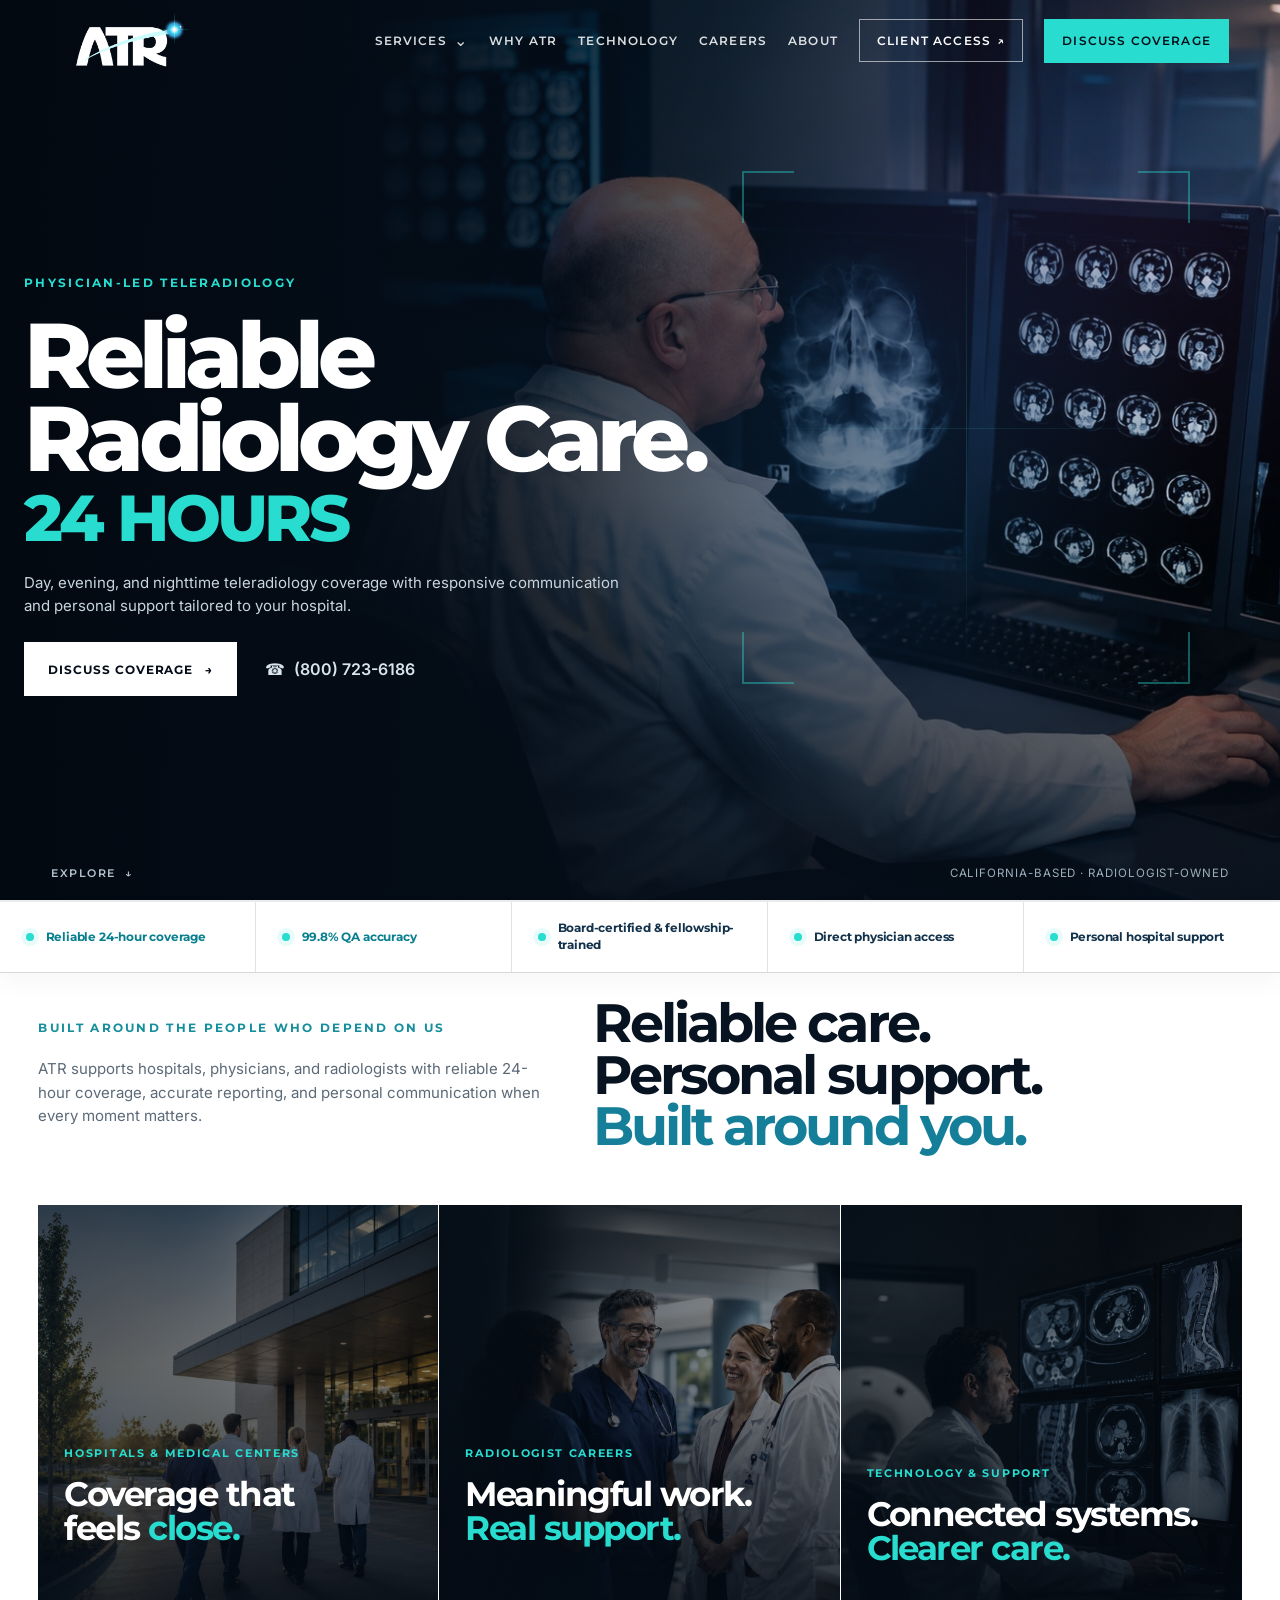
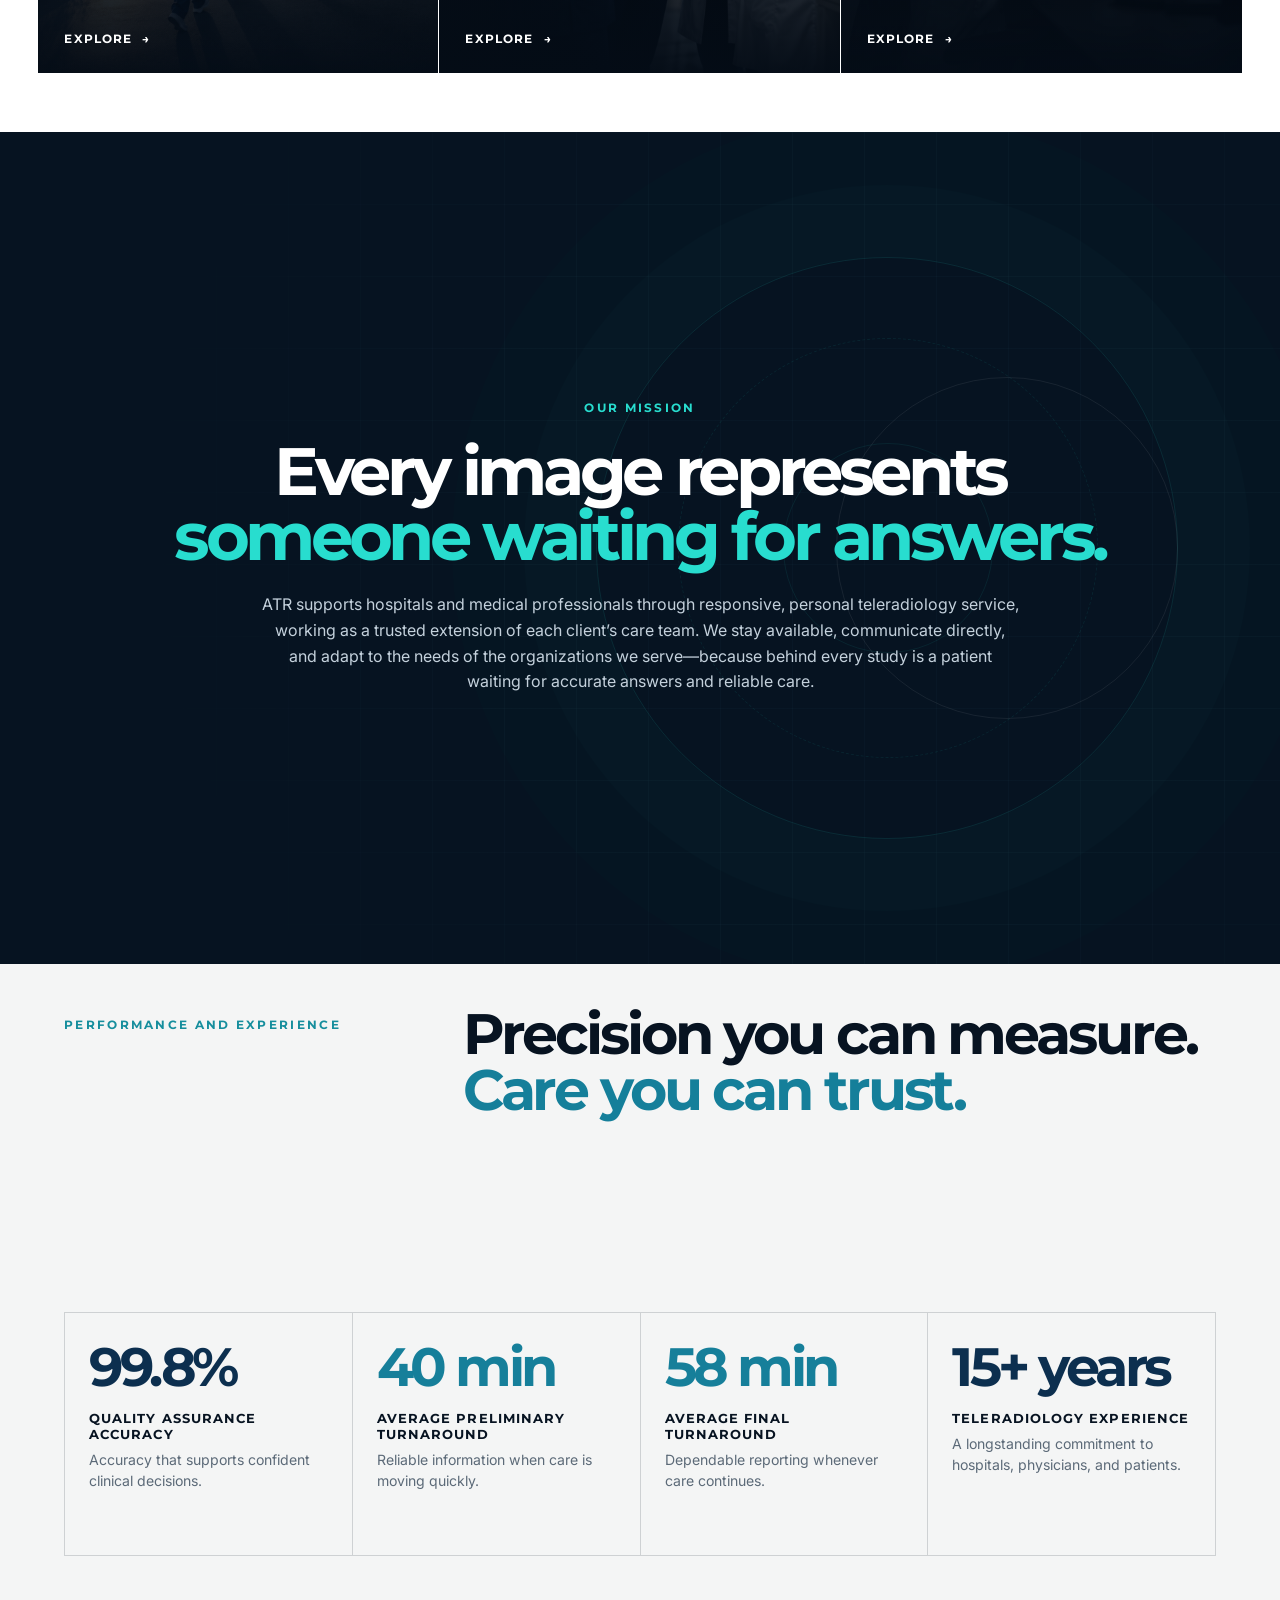
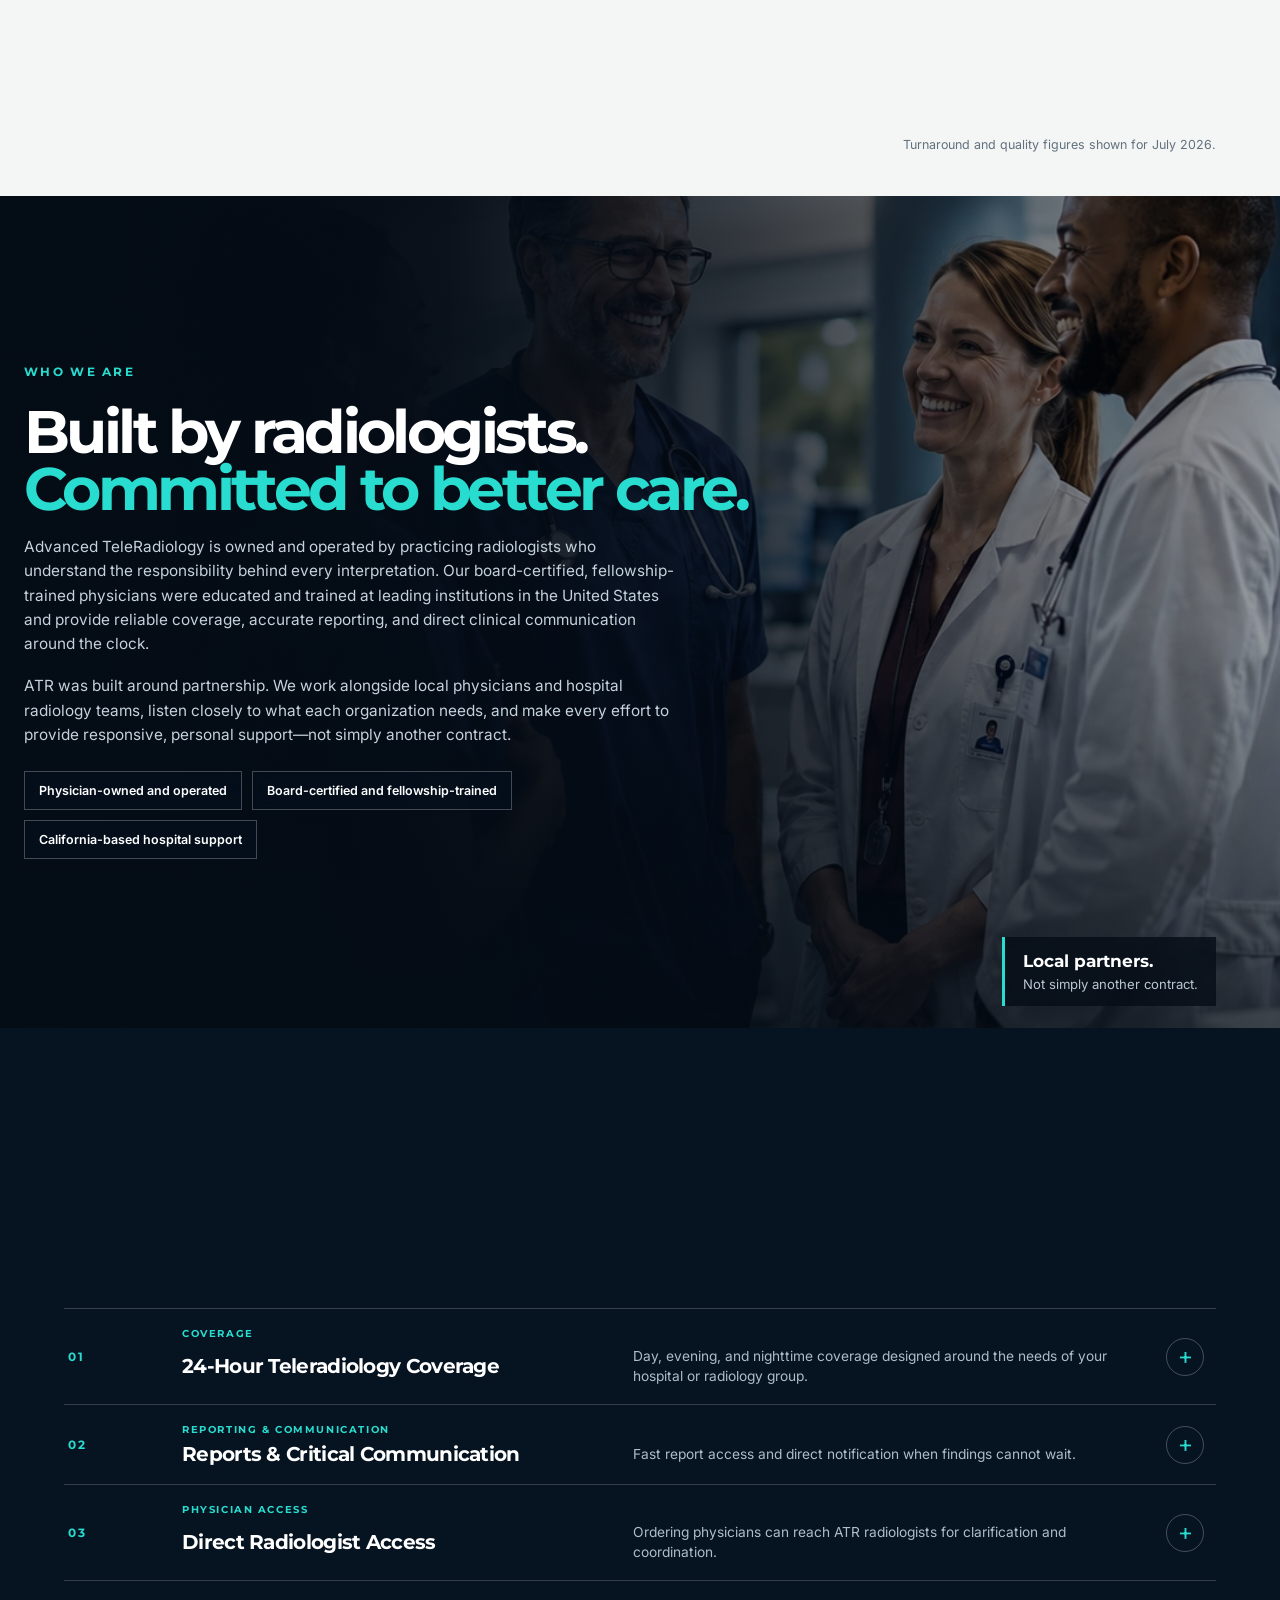
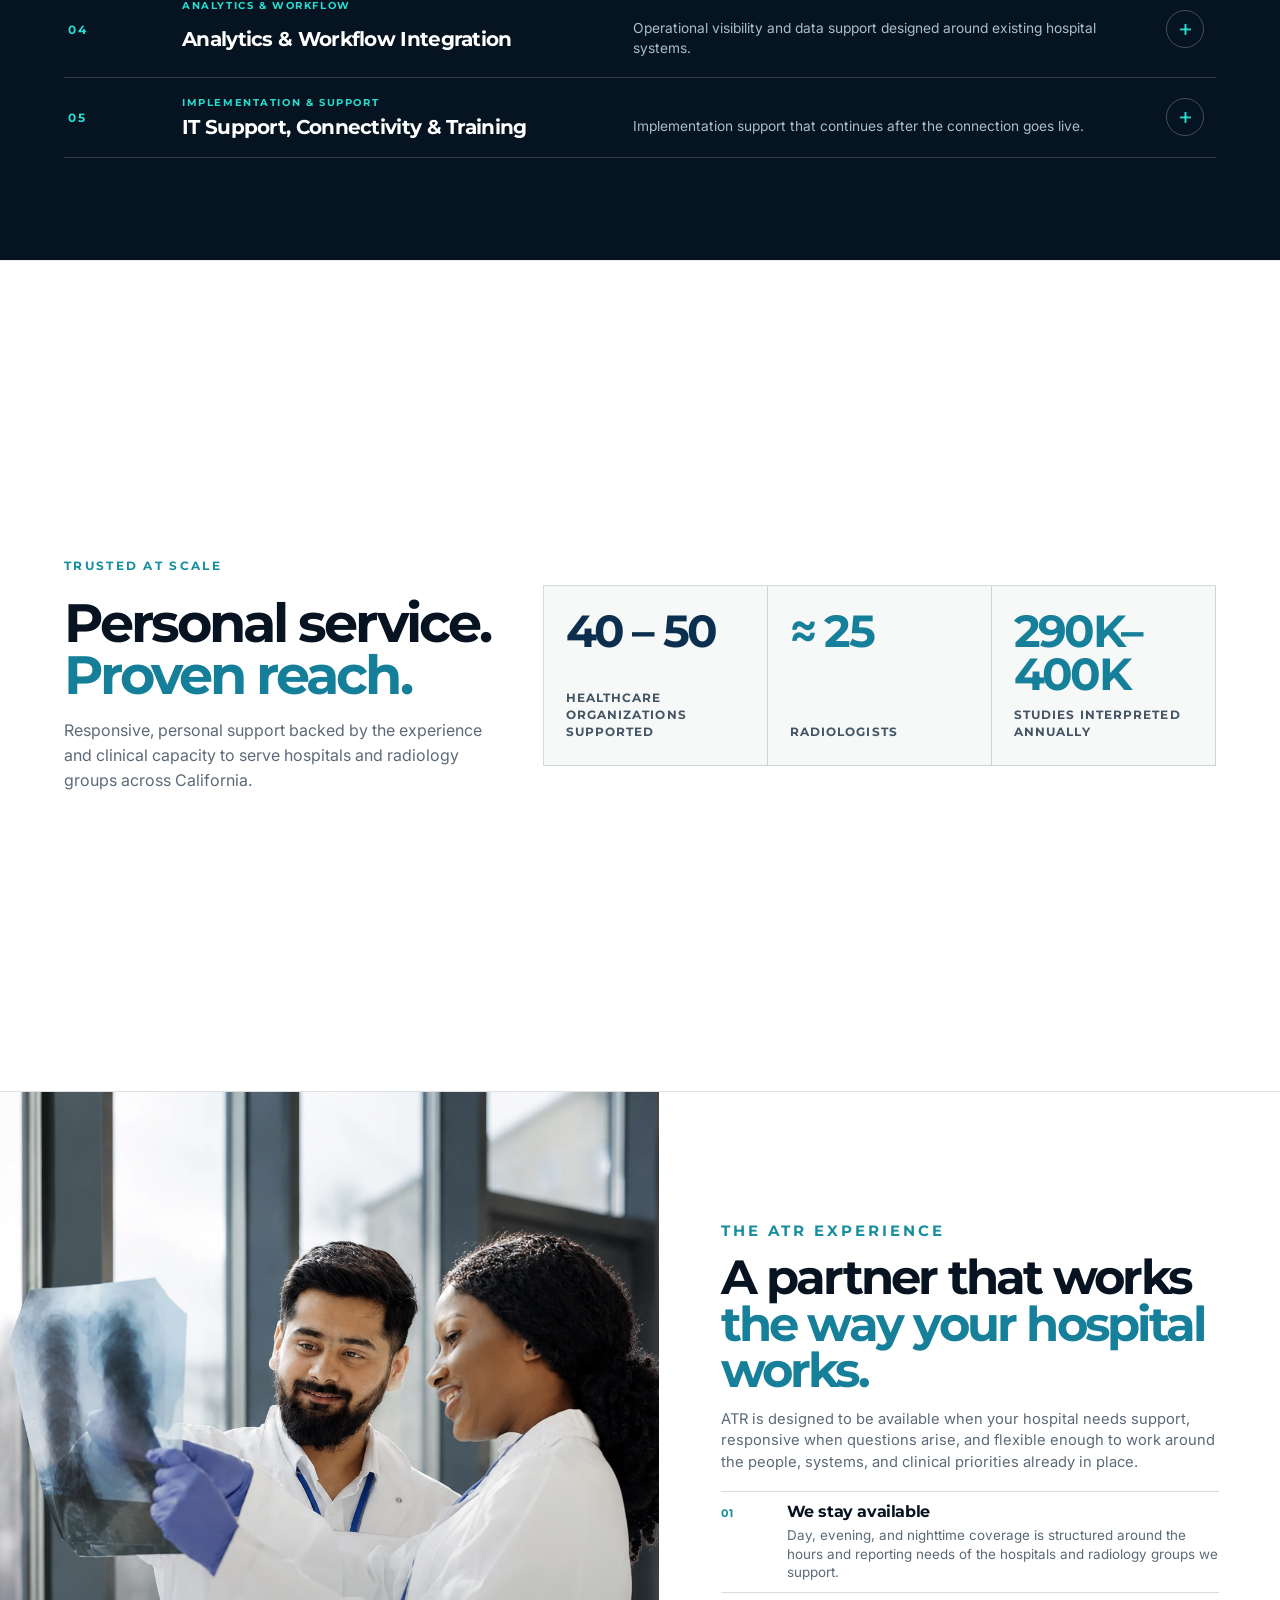
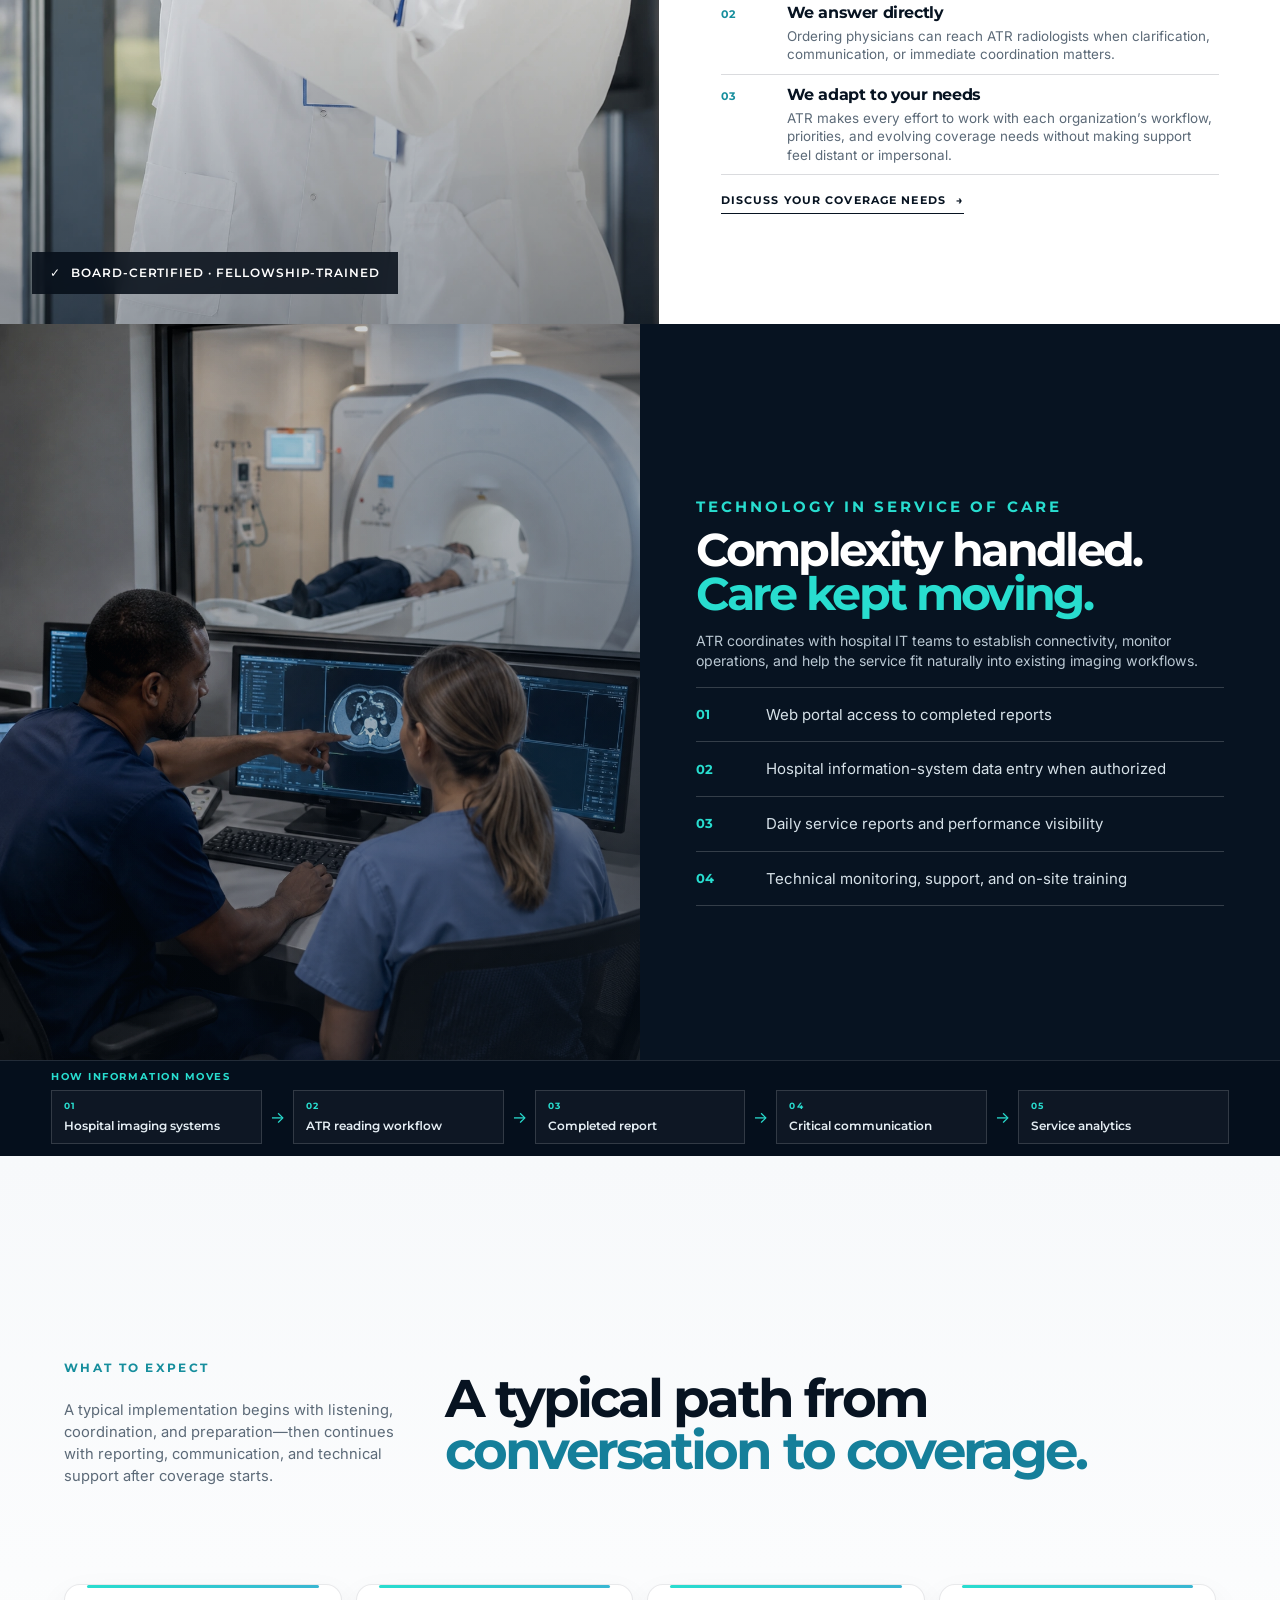
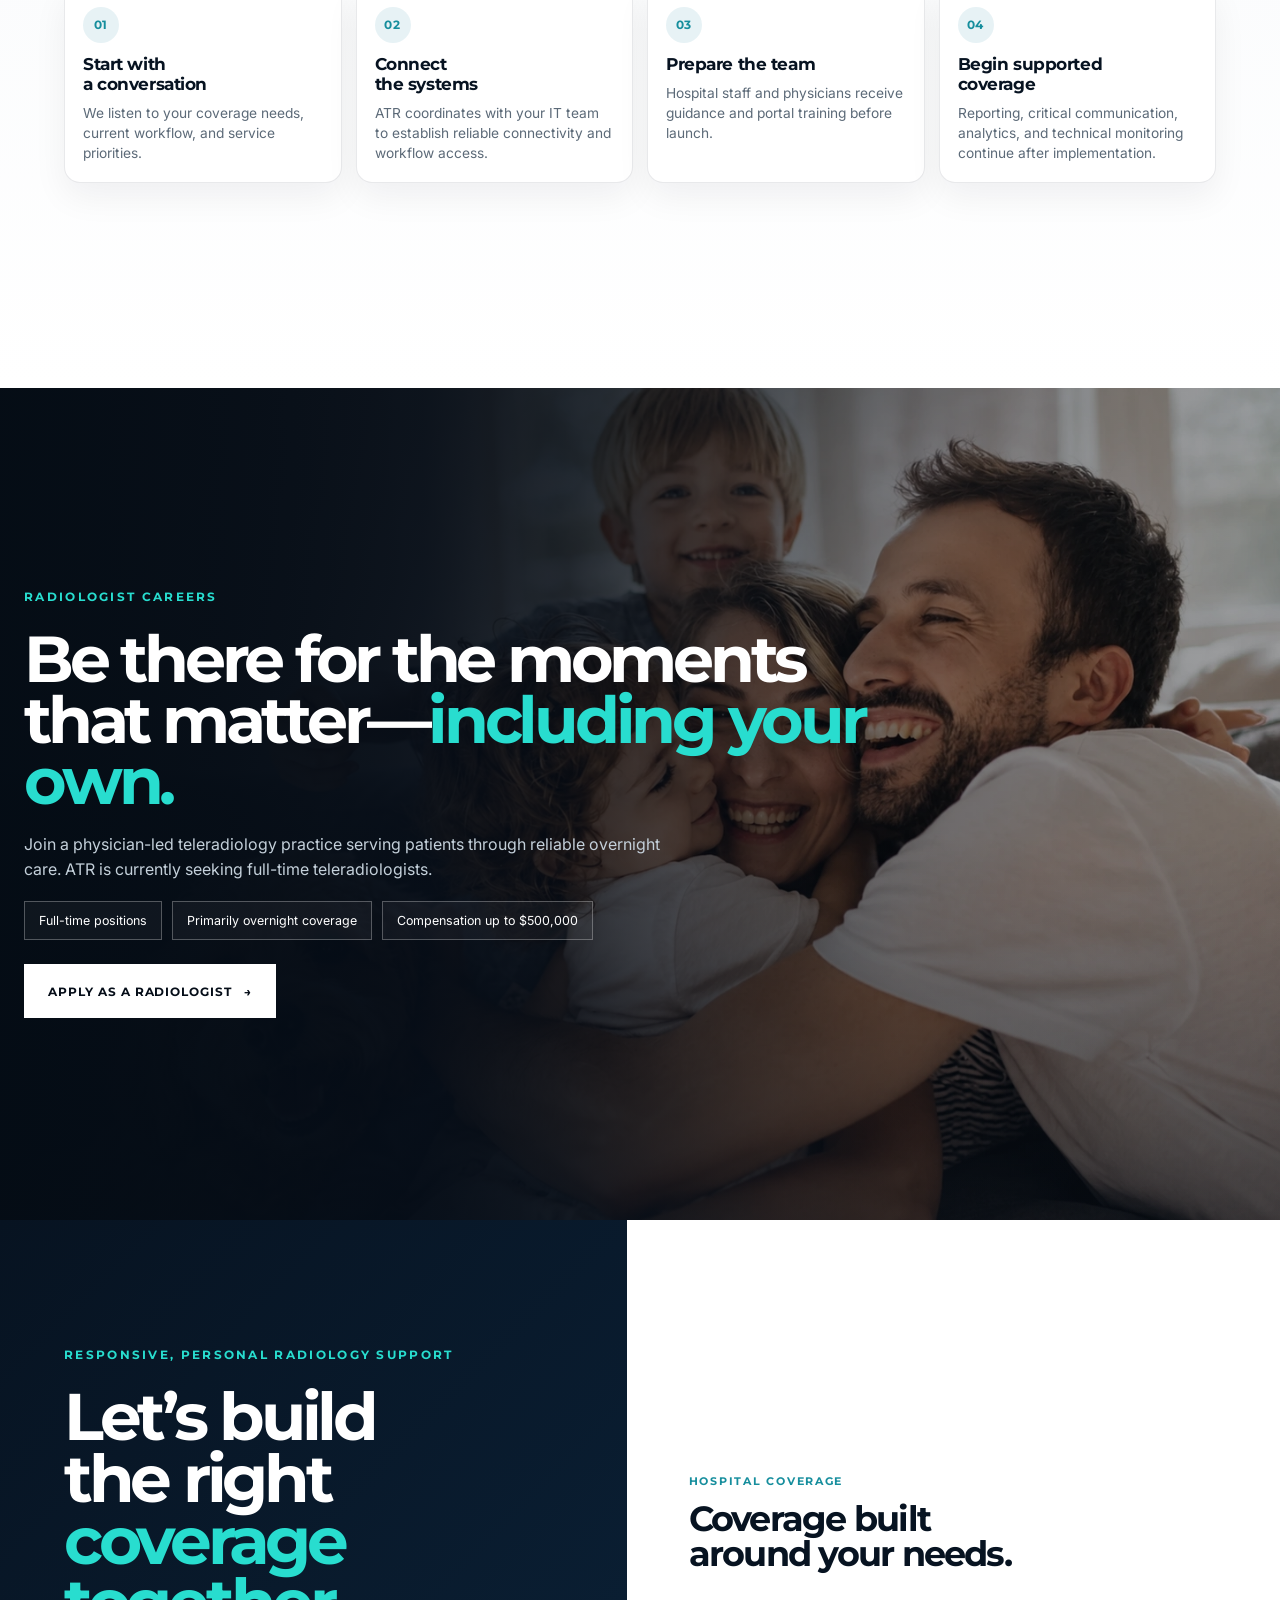
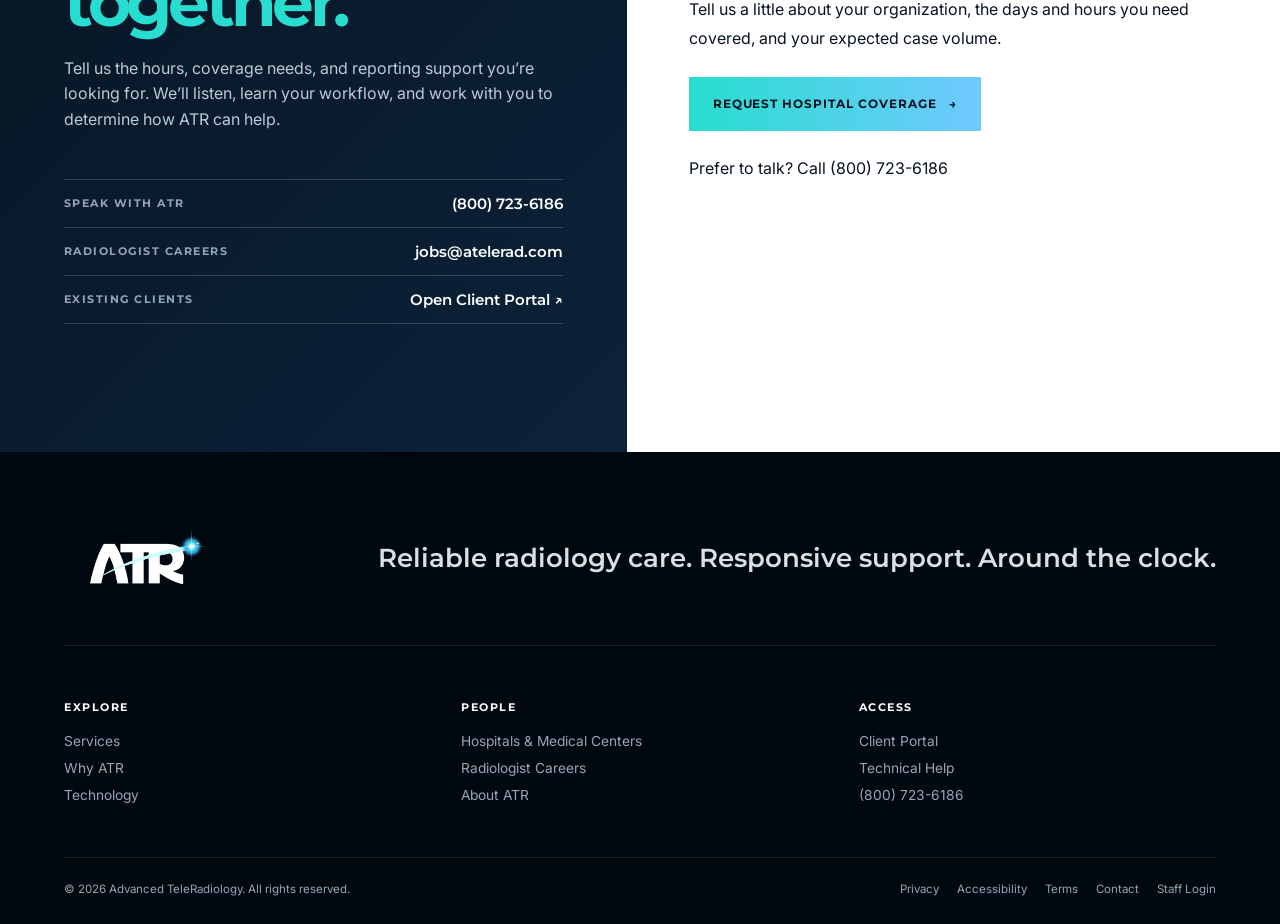
<file: index.html>
<!DOCTYPE html>

<html lang="en">
<head>
<meta charset="utf-8"/>
<meta content="width=device-width, initial-scale=1" name="viewport"/>
<meta content="Advanced TeleRadiology provides reliable 24-hour teleradiology coverage, accurate reporting, responsive communication, workflow support, and direct radiologist access for California hospitals and radiology groups." name="description"/>
<meta content="#050d18" name="theme-color"/>
<meta content="ATR | Advanced TeleRadiology" property="og:title"/>
<meta content="Reliable radiology care. Responsive support. Around the clock." property="og:description"/>
<meta content="website" property="og:type"/>
<title>ATR | Advanced TeleRadiology</title>
<link href="https://fonts.googleapis.com" rel="preconnect"/>
<link crossorigin="" href="https://fonts.gstatic.com" rel="preconnect"/>
<link href="https://fonts.googleapis.com/css2?family=Inter:wght@400;500;600;700&amp;family=Montserrat:wght@500;600;700;800&amp;display=swap" rel="stylesheet"/>
<link href="styles.css" rel="stylesheet"/>
<script defer="" src="script.js"></script>
<link href="https://www.atelerad.com/" rel="canonical"/><meta content="https://www.atelerad.com/" property="og:url"/><meta content="https://www.atelerad.com/assets/social-card.jpg" property="og:image"/><meta content="1200" property="og:image:width"/><meta content="630" property="og:image:height"/><meta content="summary_large_image" name="twitter:card"/><meta content="ATR | Advanced TeleRadiology" name="twitter:title"/><meta content="Reliable radiology care. Responsive support. Around the clock." name="twitter:description"/><meta content="https://www.atelerad.com/assets/social-card.jpg" name="twitter:image"/><link href="assets/favicon.png" rel="icon" type="image/png"/><script type="application/ld+json">{"@context":"https://schema.org","@type":"Organization","name":"Advanced TeleRadiology","alternateName":"ATR","url":"https://www.atelerad.com/","logo":"https://www.atelerad.com/assets/atr-logo-optimized.png","telephone":"+1-800-723-6186","description":"Physician-owned teleradiology coverage, reporting, critical findings communication, workflow integration, and hospital support."}</script><meta content="ATR radiologist reviewing medical imaging with the headline Reliable Radiology Care. 24 Hours" property="og:image:alt"/></head>
<body>
<a class="skip-link" href="#main">Skip to main content</a>
<header class="header" data-header="">
<a aria-label="ATR home" class="brand" href="#top"><img alt="ATR Advanced TeleRadiology" decoding="async" height="211" src="assets/atr-logo-optimized.png" width="480"/></a>
<nav aria-label="Primary navigation" class="nav" data-nav="">
<div class="nav-services" data-services-nav="">
<button aria-controls="services-nav-menu" aria-expanded="false" class="nav-services__toggle" data-services-toggle="" type="button">
<span>Services</span><span aria-hidden="true" class="nav-services__chevron">⌄</span>
</button>
<div aria-label="Services menu" class="services-menu" id="services-nav-menu">
<div class="services-menu__grid">
<div>
<p>Hospital Coverage</p>
<a href="#service-coverage">24-hour teleradiology coverage</a>
<a href="#service-coverage">All study types &amp; imaging modalities</a>
<a href="#service-coverage">Preliminary and final reporting</a>
</div>
<div>
<p>Reporting &amp; Communication</p>
<a href="#service-reporting">Web portal report access</a>
<a href="#service-reporting">Critical findings calls</a>
<a href="#service-access">Direct radiologist access</a>
</div>
<div>
<p>Analytics &amp; Workflow</p>
<a href="#service-workflow">Daily service reporting</a>
<a href="#service-workflow">Hospital-system data entry</a>
<a href="#service-workflow">Workflow integration</a>
</div>
<div>
<p>Technology &amp; Implementation</p>
<a href="#service-technology">Network connectivity</a>
<a href="#service-technology">IT monitoring and support</a>
<a href="#service-technology">Staff and physician training</a>
</div>
</div>
<a class="services-menu__all" href="#services">View all services <span aria-hidden="true">→</span></a>
</div>
</div>
<a href="#why-atr">Why ATR</a>
<a href="#technology">Technology</a>
<a href="#careers">Careers</a>
<a href="#about-atr">About</a>
<a class="nav__portal" href="https://r3.atelerad.com/" rel="noopener noreferrer" target="_blank">Client Access <span aria-hidden="true">↗</span></a><a aria-label="Discuss hospital coverage with ATR" class="nav__cta" href="request-coverage.html">Discuss Coverage</a>
</nav>
<button aria-expanded="false" aria-label="Toggle navigation" class="menu" data-menu="" type="button">
<span></span><span></span><span></span>
</button>
</header>
<main id="main">
<section class="hero" id="top">
<div aria-hidden="true" class="hero__image"></div>
<div aria-hidden="true" class="hero__veil"></div>
<div aria-hidden="true" class="hero__diagnostic-frame"><span class="hero__diagnostic-corner hero__diagnostic-corner--tl"></span><span class="hero__diagnostic-corner hero__diagnostic-corner--tr"></span><span class="hero__diagnostic-corner hero__diagnostic-corner--bl"></span><span class="hero__diagnostic-corner hero__diagnostic-corner--br"></span></div>
<div class="hero__content">
<p class="overline">Physician-led teleradiology</p>
<h1>Reliable<br/>Radiology Care.</h1>
<p class="hero__hours">24 HOURS</p>
<p class="hero__sub">Day, evening, and nighttime teleradiology coverage with responsive communication and personal support tailored to your hospital.</p>
<div class="hero__actions">
<a class="button button--light" href="request-coverage.html">Discuss Coverage <span aria-hidden="true">→</span></a>
<a class="hero__phone" href="tel:+18007236186"><span aria-hidden="true">☎</span> (800) 723-6186</a>
</div>
</div>
<a class="hero__scroll" href="#pathways">Explore <span aria-hidden="true">↓</span></a>
<div class="hero__tag">California-based · Radiologist-owned</div>
</section>

<section class="pathways" id="pathways"><section aria-label="ATR trust signals" class="trust-strip" id="trust">
<div class="trust-strip__inner">
<div class="trust-signal"><span aria-hidden="true" class="trust-signal__dot"></span><strong>Reliable 24-hour coverage</strong></div>
<div class="trust-signal"><span aria-hidden="true" class="trust-signal__dot"></span><strong>99.8% QA accuracy</strong></div>
<div class="trust-signal"><span aria-hidden="true" class="trust-signal__dot"></span><strong>Board-certified &amp; fellowship-trained</strong></div>
<div class="trust-signal"><span aria-hidden="true" class="trust-signal__dot"></span><strong>Direct physician access</strong></div>
<div class="trust-signal"><span aria-hidden="true" class="trust-signal__dot"></span><strong>Personal hospital support</strong></div>
</div>
</section><div class="pathways__body">
<div class="pathways__intro" data-reveal="">
<div class="pathways__intro-copy">
<p class="overline overline--dark">Built around the people who depend on us</p>
<p>ATR supports hospitals, physicians, and radiologists with reliable 24-hour coverage, accurate reporting, and personal communication when every moment matters.</p>
</div>
<h2>Reliable care. Personal support.<br/><span>Built around you.</span></h2>
</div>
<div class="pathways__grid">
<a class="pathway" data-reveal="" href="#services">
<img alt="Doctors and clinicians walking toward a modern hospital entrance at sunrise" decoding="async" height="1448" loading="lazy" src="assets/path-hospitals.webp" width="1086"/>
<div class="pathway__overlay"></div>
<div class="pathway__content">
<p>Hospitals &amp; Medical Centers</p>
<h3>Coverage that feels <em>close.</em></h3>
<span class="pathway__body">Flexible 24-hour interpretations, direct physician communication, and support designed around your workflow.</span>
<span class="pathway__link">Explore <span aria-hidden="true">→</span></span>
</div>
</a>
<a class="pathway" data-reveal="" href="#careers">
<img alt="A compassionate team of physicians smiling together in a hospital" decoding="async" height="1448" loading="lazy" src="assets/path-radiologists.webp" width="1086"/>
<div class="pathway__overlay"></div>
<div class="pathway__content">
<p>Radiologist Careers</p>
<h3>Meaningful work. <em>Real support.</em></h3>
<span class="pathway__body">Practice in a physician-led environment focused on accuracy, dependable technology, and meaningful overnight care.</span>
<span class="pathway__link">Explore <span aria-hidden="true">→</span></span>
</div>
</a>
<a class="pathway" data-reveal="" href="#technology">
<img alt="A radiologist carefully reviewing CT, MRI, and X-ray images on multiple monitors" decoding="async" height="1448" loading="lazy" src="assets/path-technology.webp" width="1086"/>
<div class="pathway__overlay"></div>
<div class="pathway__content">
<p>Technology &amp; Support</p>
<h3>Connected systems. <em>Clearer care.</em></h3>
<span class="pathway__body">Portal access, hospital workflow integration, daily analytics, IT monitoring, and on-site training.</span>
<span class="pathway__link">Explore <span aria-hidden="true">→</span></span>
</div>
</a>
</div>
</div></section>
<section class="mission" id="mission"><div aria-hidden="true" class="mission__scan-field"><span class="mission__scan-ring mission__scan-ring--one"></span><span class="mission__scan-ring mission__scan-ring--two"></span></div>
<div class="mission__inner" data-reveal="">
<p class="overline">Our mission</p>
<h2>Every image represents<br/><span>someone waiting for answers.</span></h2>
<p>ATR supports hospitals and medical professionals through responsive, personal teleradiology service, working as a trusted extension of each client’s care team. We stay available, communicate directly, and adapt to the needs of the organizations we serve—because behind every study is a patient waiting for accurate answers and reliable care.</p>
</div>
</section>
<section class="metrics">
<div class="metrics__heading" data-reveal="">
<p class="overline overline--dark">Performance and experience</p>
<h2>Precision you can measure.<br/><span>Care you can trust.</span></h2>
</div>
<div class="metrics__grid">
<article class="metric" data-reveal=""><strong>99.8%</strong><h3>Quality assurance accuracy</h3><p>Accuracy that supports confident clinical decisions.</p></article>
<article class="metric" data-reveal=""><strong>40 min</strong><h3>Average preliminary turnaround</h3><p>Reliable information when care is moving quickly.</p></article>
<article class="metric" data-reveal=""><strong>58 min</strong><h3>Average final turnaround</h3><p>Dependable reporting whenever care continues.</p></article>
<article class="metric" data-reveal=""><strong>15+ years</strong><h3>Teleradiology experience</h3><p>A longstanding commitment to hospitals, physicians, and patients.</p></article>
</div><p class="metrics__note">Turnaround and quality figures shown for July 2026.</p>
</section>
<section class="about-company" id="about-atr">
<img alt="Physicians and healthcare professionals speaking together in a hospital" class="about-company__image" decoding="async" height="1448" loading="lazy" src="assets/about-team.webp" width="1086"/>
<div aria-hidden="true" class="about-company__veil"></div>
<div class="about-company__content" data-reveal="">
<p class="overline">Who we are</p>
<h2>Built by radiologists.<br/><span>Committed to better care.</span></h2>
<p>Advanced TeleRadiology is owned and operated by practicing radiologists who understand the responsibility behind every interpretation. Our board-certified, fellowship-trained physicians were educated and trained at leading institutions in the United States and provide reliable coverage, accurate reporting, and direct clinical communication around the clock.</p>
<p>ATR was built around partnership. We work alongside local physicians and hospital radiology teams, listen closely to what each organization needs, and make every effort to provide responsive, personal support—not simply another contract.</p>
<div aria-label="ATR company qualities" class="about-company__facts">
<span>Physician-owned and operated</span>
<span>Board-certified and fellowship-trained</span>
<span>California-based hospital support</span>
</div>
</div>
<div class="about-company__statement" data-reveal="">
<strong>Local partners.</strong>
<span>Not simply another contract.</span>
</div>
</section>
<section class="services" id="services">
<div class="services__header" data-reveal="">
<div><p class="overline">Services for hospitals</p><h2>Care never stops.<br/><span>Neither do we.</span></h2></div>
<p>ATR provides 24-hour teleradiology coverage for hospitals and radiology groups, with preliminary and final interpretation across all study types and imaging modalities—supported by responsive communication, technology, analytics, and implementation support.</p>
</div>
<div class="capabilities capabilities--accordion">
<article class="capability capability--expandable" data-reveal="" data-service-accordion="" id="service-coverage">
<button aria-controls="service-coverage-panel" aria-expanded="false" class="capability__toggle" type="button">
<span class="capability__number">01</span>
<span class="capability__title"><span class="capability__category">Coverage</span><strong>24-Hour Teleradiology Coverage</strong><small>Day, evening, and nighttime coverage designed around the needs of your hospital or radiology group.</small></span>
<span aria-hidden="true" class="capability__arrow">+</span>
</button>
<div class="capability__panel" hidden="" id="service-coverage-panel">
<div class="capability__details">
<p>ATR supports California hospitals, medical centers, and radiology groups with flexible teleradiology coverage across all study types and imaging modalities.</p>
<ul><li>Preliminary and final interpretation</li><li>All study types and imaging modalities</li><li>Coverage structured around hospital needs and workflows</li></ul>
</div>
</div>
</article>
<article class="capability capability--expandable" data-reveal="" data-service-accordion="" id="service-reporting">
<button aria-controls="service-reporting-panel" aria-expanded="false" class="capability__toggle" type="button">
<span class="capability__number">02</span>
<span class="capability__title"><span class="capability__category">Reporting &amp; communication</span><strong>Reports &amp; Critical Communication</strong><small>Fast report access and direct notification when findings cannot wait.</small></span>
<span aria-hidden="true" class="capability__arrow">+</span>
</button>
<div class="capability__panel" hidden="" id="service-reporting-panel">
<div class="capability__details">
<p>Completed reports are made available through ATR’s web portal when studies are completed.</p>
<ul><li>Immediate web portal access to completed reports</li><li>Critical findings communicated directly by phone</li><li>Clear reporting designed to keep patient care moving</li></ul>
</div>
</div>
</article>
<article class="capability capability--expandable" data-reveal="" data-service-accordion="" id="service-access">
<button aria-controls="service-access-panel" aria-expanded="false" class="capability__toggle" type="button">
<span class="capability__number">03</span>
<span class="capability__title"><span class="capability__category">Physician access</span><strong>Direct Radiologist Access</strong><small>Ordering physicians can reach ATR radiologists for clarification and coordination.</small></span>
<span aria-hidden="true" class="capability__arrow">+</span>
</button>
<div class="capability__panel" hidden="" id="service-access-panel">
<div class="capability__details">
<p>ATR keeps clinical communication personal and accessible rather than placing distance between the interpreting radiologist and the hospital team.</p>
<ul><li>Direct access for ordering physicians</li><li>Clinical clarification when questions arise</li><li>Responsive communication with hospital care teams</li></ul>
</div>
</div>
</article>
<article class="capability capability--expandable" data-reveal="" data-service-accordion="" id="service-workflow">
<button aria-controls="service-workflow-panel" aria-expanded="false" class="capability__toggle" type="button">
<span class="capability__number">04</span>
<span class="capability__title"><span class="capability__category">Analytics &amp; workflow</span><strong>Analytics &amp; Workflow Integration</strong><small>Operational visibility and data support designed around existing hospital systems.</small></span>
<span aria-hidden="true" class="capability__arrow">+</span>
</button>
<div class="capability__panel" hidden="" id="service-workflow-panel">
<div class="capability__details">
<p>ATR helps clients monitor service performance and reduce unnecessary workflow friction.</p>
<ul><li>Online daily service reporting for radiology departments</li><li>Hospital information-system data entry when access is authorized</li><li>Integration support for existing reporting and imaging workflows</li></ul>
</div>
</div>
</article>
<article class="capability capability--expandable" data-reveal="" data-service-accordion="" id="service-technology">
<button aria-controls="service-technology-panel" aria-expanded="false" class="capability__toggle" type="button">
<span class="capability__number">05</span>
<span class="capability__title"><span class="capability__category">Implementation &amp; support</span><strong>IT Support, Connectivity &amp; Training</strong><small>Implementation support that continues after the connection goes live.</small></span>
<span aria-hidden="true" class="capability__arrow">+</span>
</button>
<div class="capability__panel" hidden="" id="service-technology-panel">
<div class="capability__details">
<p>ATR’s technical team works with hospital IT personnel to establish and maintain reliable connectivity.</p>
<ul><li>Connectivity setup coordinated with hospital IT teams</li><li>Daily operational monitoring and technical support</li><li>Alerts to hospital IT personnel when issues occur</li><li>On-site web portal training for hospital staff and physicians</li></ul>
</div>
</div>
</article>
</div>
</section>
<section aria-label="ATR service scale" class="scale-proof">
<div class="scale-proof__inner">
<div class="scale-proof__intro" data-reveal="">
<p class="overline overline--dark">Trusted at scale</p>
<h2>Personal service.<br/><span>Proven reach.</span></h2>
<p>Responsive, personal support backed by the experience and clinical capacity to serve hospitals and radiology groups across California.</p>
</div>
<div class="scale-proof__stats">
<article data-reveal=""><strong>40&nbsp;–&nbsp;50</strong><span>Healthcare organizations supported</span></article>
<article data-reveal=""><strong>≈&nbsp;25</strong><span>Radiologists</span></article>
<article data-reveal=""><strong>290K–400K</strong><span>Studies interpreted annually</span></article>
</div>
</div>
</section>
<section class="partnership" id="why-atr">
<div class="partnership__visual" data-reveal="">
<img alt="Two physicians collaborating while reviewing a chest X-ray" decoding="async" height="1402" loading="lazy" src="assets/partnership-radiologists.webp" width="1122"/>
<div class="partnership__caption"><span aria-hidden="true">✓</span> Board-certified · Fellowship-trained</div>
</div>
<div class="partnership__copy" data-reveal=""><p class="overline overline--dark">The ATR experience</p><h2>A partner that works <br/><span>the way your hospital works.</span></h2><p>ATR is designed to be available when your hospital needs support, responsive when questions arise, and flexible enough to work around the people, systems, and clinical priorities already in place.</p><div class="partnership__experience"><article><span>01</span><div><h3>We stay available</h3><p>Day, evening, and nighttime coverage is structured around the hours and reporting needs of the hospitals and radiology groups we support.</p></div></article><article><span>02</span><div><h3>We answer directly</h3><p>Ordering physicians can reach ATR radiologists when clarification, communication, or immediate coordination matters.</p></div></article><article><span>03</span><div><h3>We adapt to your needs</h3><p>ATR makes every effort to work with each organization’s workflow, priorities, and evolving coverage needs without making support feel distant or impersonal.</p></div></article></div><a class="text-button" href="request-coverage.html">Discuss your coverage needs <span aria-hidden="true">→</span></a></div>
</section>
<section class="technology" id="technology">
<div class="technology__media"><img alt="Hospital imaging specialists collaborating at connected workstations while an MRI scanner operates nearby" decoding="async" height="1402" loading="lazy" src="assets/technology-control-room.webp" width="1122"/></div>
<div class="technology__copy" data-reveal="">
<p class="overline">Technology in service of care</p>
<h2>Complexity handled.<br/><span>Care kept moving.</span></h2>
<p>ATR coordinates with hospital IT teams to establish connectivity, monitor operations, and help the service fit naturally into existing imaging workflows.</p>
<div class="technology__points">
<div><strong>01</strong><span>Web portal access to completed reports</span></div>
<div><strong>02</strong><span>Hospital information-system data entry when authorized</span></div>
<div><strong>03</strong><span>Daily service reports and performance visibility</span></div>
<div><strong>04</strong><span>Technical monitoring, support, and on-site training</span></div>
</div>
</div>
<div class="technology__flow" data-reveal=""><p class="technology__flow-label">How information moves</p><div aria-label="Hospital-to-ATR radiology workflow" class="technology__flow-track" role="group"><div class="technology__flow-node"><span>01</span><strong>Hospital imaging systems</strong></div><div aria-hidden="true" class="technology__flow-connector">→</div><div class="technology__flow-node"><span>02</span><strong>ATR reading workflow</strong></div><div aria-hidden="true" class="technology__flow-connector">→</div><div class="technology__flow-node"><span>03</span><strong>Completed report</strong></div><div aria-hidden="true" class="technology__flow-connector">→</div><div class="technology__flow-node"><span>04</span><strong>Critical communication</strong></div><div aria-hidden="true" class="technology__flow-connector">→</div><div class="technology__flow-node"><span>05</span><strong>Service analytics</strong></div></div></div></section>
<section class="process">
<div class="process__header" data-reveal="">
<div class="process__intro">
<p class="overline overline--dark">What to expect</p>
<p class="process__lede">A typical implementation begins with listening, coordination, and preparation—then continues with reporting, communication, and technical support after coverage starts.</p>
</div>
<h2>A typical path from <span>conversation to coverage.</span></h2>
</div>
<div class="process__grid">
<article data-reveal=""><span>01</span><h3>Start with a conversation</h3><p>We listen to your coverage needs, current workflow, and service priorities.</p></article>
<article data-reveal=""><span>02</span><h3>Connect the systems</h3><p>ATR coordinates with your IT team to establish reliable connectivity and workflow access.</p></article>
<article data-reveal=""><span>03</span><h3>Prepare the team</h3><p>Hospital staff and physicians receive guidance and portal training before launch.</p></article>
<article data-reveal=""><span>04</span><h3>Begin supported coverage</h3><p>Reporting, critical communication, analytics, and technical monitoring continue after implementation.</p></article>
</div>
</section>
<section class="careers" id="careers">
<img alt="Happy family laughing together with their dog at home" decoding="async" height="941" loading="lazy" src="assets/careers-family-reference.webp" width="1672"/>
<div class="careers__veil"></div>
<div class="careers__content" data-reveal="">
<p class="overline">Radiologist careers</p>
<h2>Be there for the moments<br/>that matter—<span>including your own.</span></h2>
<p>Join a physician-led teleradiology practice serving patients through reliable overnight care. ATR is currently seeking full-time teleradiologists.</p>
<div class="careers__facts"><span>Full-time positions</span><span>Primarily overnight coverage</span><span>Compensation up to $500,000</span></div>
<a class="button button--light" href="radiologist-application.html">Apply as a Radiologist <span aria-hidden="true">→</span></a>
</div>
</section>
<section class="contact" id="contact">
<div class="contact__statement" data-reveal="">
<p class="overline">Responsive, personal radiology support</p>
<h2>Let’s build the right<br/><span>coverage together.</span></h2>
<p>Tell us the hours, coverage needs, and reporting support you’re looking for. We’ll listen, learn your workflow, and work with you to determine how ATR can help.</p>
<div class="contact__direct">
<a href="tel:+18007236186"><span>Speak with ATR</span><strong>(800) 723-6186</strong></a>
<a href="mailto:jobs@atelerad.com"><span>Radiologist careers</span><strong>jobs@atelerad.com</strong></a>
<a href="https://r3.atelerad.com/" rel="noopener noreferrer" target="_blank"><span>Existing clients</span><strong>Open Client Portal ↗</strong></a>
</div>
</div>
<div class="contact__panel" data-reveal="">
<div class="inquiry-form"><div class="inquiry-form__heading"><span>Hospital coverage</span><h3>Coverage built around your needs.</h3></div><p style="line-height:1.8;margin:24px 0">Tell us a little about your organization, the days and hours you need covered, and your expected case volume.</p><a class="button button--accent" href="request-coverage.html">Request Hospital Coverage <span aria-hidden="true">→</span></a><p style="line-height:1.7;margin-top:24px">Prefer to talk? <a href="tel:+18007236186">Call (800) 723-6186</a></p></div>
</div>
</section>
</main>
<footer class="footer">
<div class="footer__brand"><img alt="ATR Advanced TeleRadiology" decoding="async" height="211" src="assets/atr-logo-optimized.png" width="480"/><p>Reliable radiology care. Responsive support. Around the clock.</p></div>
<div class="footer__links">
<div><strong>Explore</strong><a href="#services">Services</a><a href="#why-atr">Why ATR</a><a href="#technology">Technology</a></div>
<div><strong>People</strong><a href="#pathways">Hospitals &amp; Medical Centers</a><a href="#careers">Radiologist Careers</a><a href="#about-atr">About ATR</a></div>
<div><strong>Access</strong><a href="https://r3.atelerad.com/" rel="noopener noreferrer" target="_blank">Client Portal</a><a href="tel:+18882250386">Technical Help</a><a href="tel:+18007236186">(800) 723-6186</a></div>
</div>
<div class="footer__bottom"><span>© 2026 Advanced TeleRadiology. All rights reserved.</span><div class="footer__legal"><button data-dialog-open="privacy-dialog" type="button">Privacy</button><button data-dialog-open="accessibility-dialog" type="button">Accessibility</button><button data-dialog-open="terms-dialog" type="button">Terms</button><a href="request-coverage.html">Contact</a><a href="admin.html">Staff Login</a></div></div>
</footer>
<dialog class="site-dialog" id="privacy-dialog"><div class="site-dialog__panel"><button aria-label="Close Website Privacy" class="site-dialog__close" data-dialog-close="" type="button">×</button><p class="overline overline--dark">ATR website</p><h2>Website Privacy</h2><p>This website is designed for general company and service inquiries. Do not submit patient names, medical records, medical images, or other protected health information through the public inquiry form. The final privacy notice should be reviewed and approved by ATR before launch.</p></div></dialog><dialog class="site-dialog" id="accessibility-dialog"><div class="site-dialog__panel"><button aria-label="Close Accessibility" class="site-dialog__close" data-dialog-close="" type="button">×</button><p class="overline overline--dark">ATR website</p><h2>Accessibility</h2><p>ATR intends for this website to be usable by people with a wide range of abilities. The site includes keyboard navigation, visible focus states, semantic headings, descriptive image text, and reduced-motion support. Accessibility feedback can be shared through the contact section.</p></div></dialog><dialog class="site-dialog" id="terms-dialog"><div class="site-dialog__panel"><button aria-label="Close Website Terms" class="site-dialog__close" data-dialog-close="" type="button">×</button><p class="overline overline--dark">ATR website</p><h2>Website Terms</h2><p>The information on this public website is for general informational purposes and is not medical advice. Portal access is limited to authorized users. Final website terms should be reviewed and approved by ATR before publication.</p></div></dialog></body>
</html>
</file>
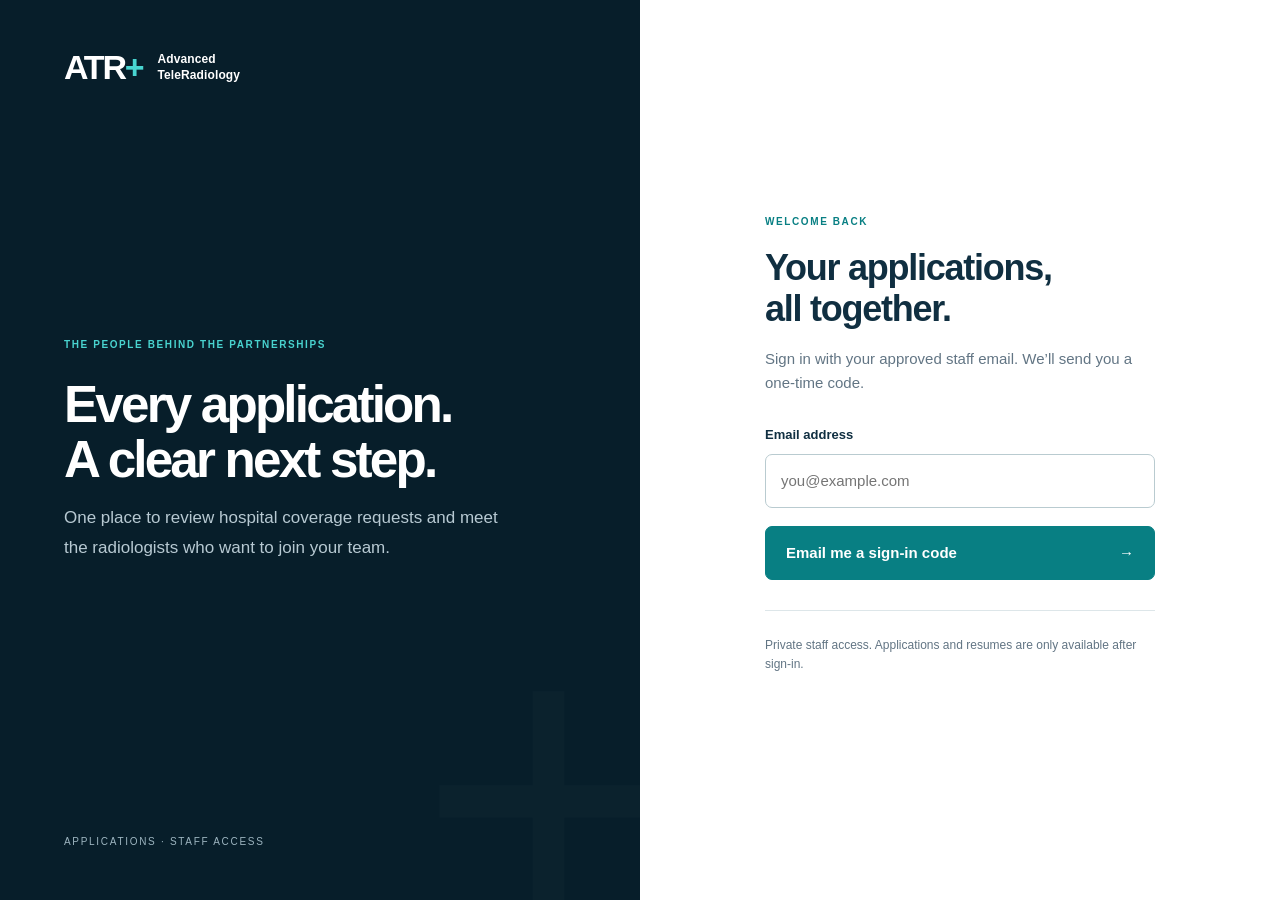
<file: admin.html>
<!doctype html>
<html lang="en"><head><meta charset="utf-8"><meta name="viewport" content="width=device-width,initial-scale=1"><meta name="robots" content="noindex,nofollow"><meta name="referrer" content="no-referrer"><meta http-equiv="Content-Security-Policy" content="default-src 'self'; script-src 'self'; style-src 'self'; img-src 'self' data:; connect-src https://bxaachlardxdofkmfruu.supabase.co; object-src 'none'; base-uri 'none'; form-action 'none'"><title>Applications | Advanced TeleRadiology</title><link rel="icon" href="assets/favicon.png"><link rel="stylesheet" href="admin.css"><script src="admin.js?v=20260928-1" defer></script></head>
<body>
<section id="signin" class="signin">
  <div class="welcome"><a class="wordmark" href="index.html"><span class="monogram">ATR<span>+</span></span><span>Advanced<br>TeleRadiology</span></a><div><p class="eyebrow">THE PEOPLE BEHIND THE PARTNERSHIPS</p><h1>Every application.<br>A clear next step.</h1><p>One place to review hospital coverage requests and meet the radiologists who want to join your team.</p></div><span class="welcome-foot">APPLICATIONS · STAFF ACCESS</span></div>
  <main class="login-panel"><div class="login-card"><p class="eyebrow">WELCOME BACK</p><h2>Your applications,<br>all together.</h2><p class="muted">Sign in with your approved staff email. We’ll send you a one-time code.</p>
    <form id="email-form"><label for="staff-email">Email address</label><input id="staff-email" type="email" autocomplete="email" placeholder="you@example.com" required maxlength="254"><button class="primary" type="submit">Email me a sign-in code <span aria-hidden="true">→</span></button></form>
    <form id="code-form" hidden><label for="staff-code">Sign-in code</label><p id="code-hint" class="muted"></p><input id="staff-code" type="text" inputmode="numeric" autocomplete="one-time-code" pattern="[0-9]{6,10}" minlength="6" maxlength="10" required><button class="primary" type="submit">Open dashboard <span aria-hidden="true">→</span></button><button id="change-email" type="button" class="text-button">Use another email or request a new code</button></form>
    <p id="login-message" role="status" aria-live="polite"></p><p class="private-note">Private staff access. Applications and resumes are only available after sign-in.</p>
  </div></main>
</section>
<div id="dashboard" class="dashboard" hidden>
  <aside class="sidebar"><a class="wordmark" href="index.html"><span class="monogram">ATR<span>+</span></span><span>Advanced<br>TeleRadiology</span></a><p class="eyebrow nav-label">YOUR WORKSPACE</p><nav aria-label="Application categories"><button class="nav-item selected" data-kind="hospital" aria-current="page"><span class="nav-symbol" aria-hidden="true">▦</span><span>Hospital applications</span><span id="hospital-count" class="count">0</span></button><button class="nav-item" data-kind="radiologist"><span class="nav-symbol" aria-hidden="true">◎</span><span>Radiologist applications</span><span id="radiologist-count" class="count">0</span></button></nav><div class="sidebar-bottom"><span class="secure-dot"></span> Private staff workspace<a href="index.html">Visit public website ↗</a></div></aside>
  <div class="workspace"><header class="topbar"><span>Application center</span><div><span id="signed-in-email"></span><button id="signout" class="secondary">Sign out</button></div></header><main id="main-content"><div class="page-intro"><div><p class="eyebrow">REVIEW & CONNECT</p><h1 id="page-title">Hospital applications</h1><p class="muted" id="page-description">Coverage needs, schedules, and contact details—in one place.</p></div><button id="refresh" class="secondary">↻ Refresh</button></div>
    <section class="summary-strip" aria-label="Application overview"><div><span class="eyebrow">TOTAL APPLICATIONS</span><strong id="total-count">—</strong></div><p id="summary-description">Select an application to see the full request.</p><span class="sort-note">Newest first ↓</span></section>
    <section class="inbox"><div class="inbox-toolbar"><h2>Received applications</h2><form id="search-form" role="search"><label class="sr-only" for="search">Search applications</label><input id="search" type="search" maxlength="120" placeholder="Search name, email, or reference"><button class="secondary" type="submit">Search</button></form></div><p id="list-message" role="status" aria-live="polite"></p><div id="applications" aria-busy="false"></div><div class="pagination"><span id="result-count"></span><div><button class="secondary" id="previous">← Previous</button><button class="secondary" id="next">Next →</button></div></div></section>
    <p class="workspace-note">Select “View application” for the complete contact details, schedule, and notes.</p>
  </main></div>
</div>
<dialog id="detail-dialog" aria-labelledby="detail-title"><div class="detail-toolbar"><span class="eyebrow" id="detail-kind">APPLICATION</span><button id="close-detail" class="secondary" aria-label="Close application">Close ×</button></div><div id="detail-body"></div></dialog>
</body></html>
</file>
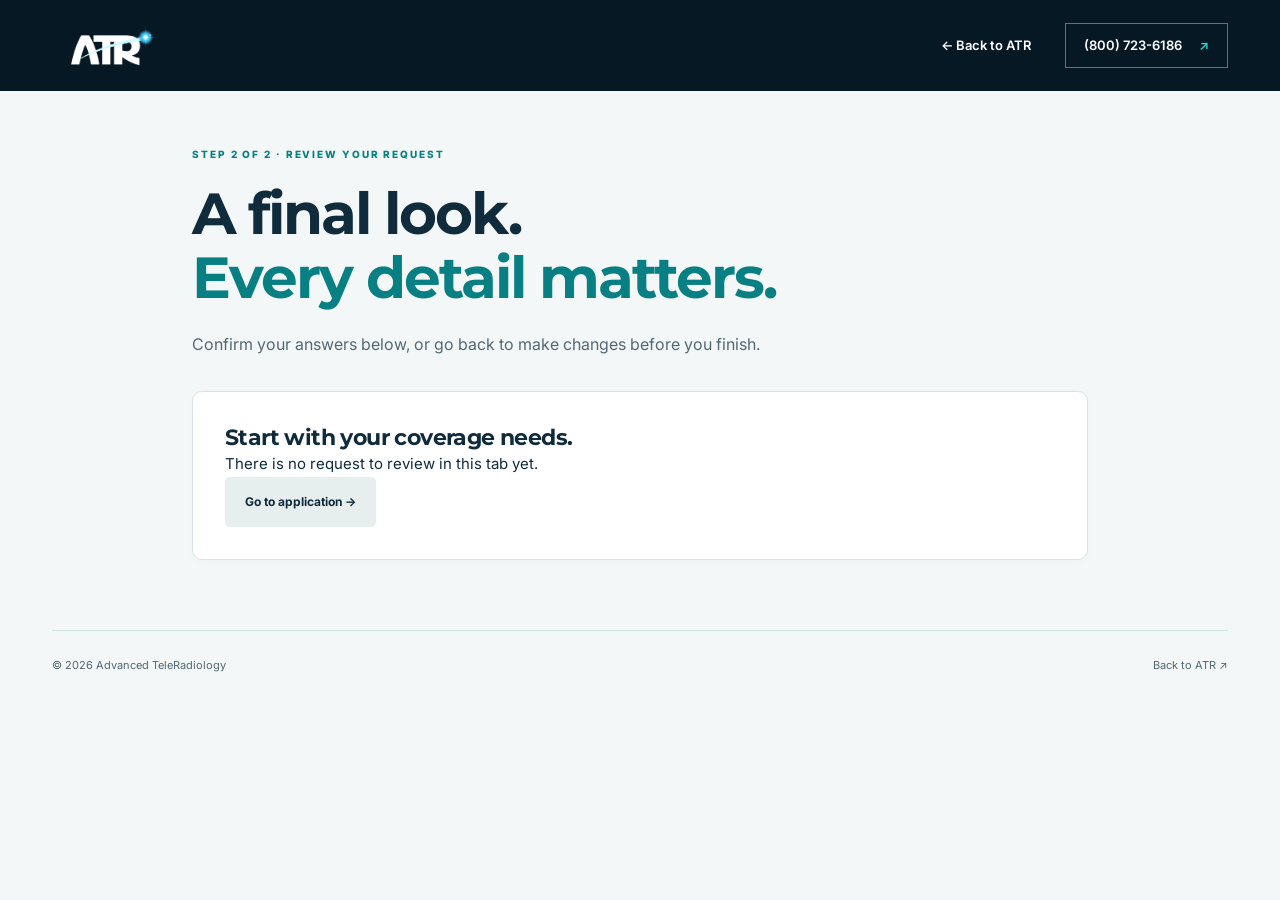
<file: confirm-coverage.html>
<!doctype html>
<html lang="en"><head><meta charset="utf-8"><meta name="viewport" content="width=device-width,initial-scale=1"><meta name="robots" content="noindex"><title>Review Your Coverage Request | ATR</title><link rel="icon" href="assets/favicon.png"><link rel="preconnect" href="https://fonts.googleapis.com"><link rel="preconnect" href="https://fonts.gstatic.com" crossorigin><link href="https://fonts.googleapis.com/css2?family=Inter:wght@400;500;600;700&family=Montserrat:wght@500;600;700;800&display=swap" rel="stylesheet"><link rel="stylesheet" href="coverage.css"><script src="application-submit.js" defer></script><script src="confirmation.js" defer></script></head>
<body><a class="skip" href="#main">Skip to application</a><header class="masthead"><div class="nav-wrap"><a href="index.html" aria-label="ATR homepage"><img src="assets/atr-logo-optimized.png" alt="ATR Advanced TeleRadiology" width="480" height="211"></a><nav aria-label="Page navigation"><a class="back" href="index.html">← Back to ATR</a><a class="phone" href="tel:+18007236186">(800) 723-6186 <span aria-hidden="true">↗</span></a></nav></div></header>
<main id="main" class="confirm-main"><div class="intro"><p class="eyebrow">STEP 2 OF 2 · REVIEW YOUR REQUEST</p><h1>A final look.<br><em>Every detail matters.</em></h1><p class="lede">Confirm your answers below, or go back to make changes before you finish.</p></div><section id="missing" class="card" hidden><h2>Start with your coverage needs.</h2><p>There is no request to review in this tab yet.</p><a class="secondary" href="request-coverage.html">Go to application →</a></section><section id="confirmation" class="card" hidden aria-labelledby="review-title"><p class="eyebrow">REQUEST HOSPITAL COVERAGE</p><h2 id="review-title" style="margin-top:12px">Your coverage request</h2><div class="confirm-grid"><div><dl id="contact-details"></dl></div><div><dl id="schedule-details"></dl></div></div><section class="confirm-section"><h2>Additional notes</h2><p id="review-notes" style="white-space:pre-wrap;overflow-wrap:anywhere;margin-top:12px"></p></section><form id="confirm-form"><label class="checkline"><input type="checkbox" id="acknowledge" required>I’ve reviewed my answers and confirm they are correct.</label><div class="review-actions"><a class="secondary" href="request-coverage.html">← Edit answers</a><button class="primary" type="submit">Submit request <span aria-hidden="true">→</span></button></div><p class="hint">Submitting securely saves your request with ATR. Your confirmation number will appear here, and a confirmation email will follow.</p></form><div id="confirmed" class="confirmation-status" role="status" tabindex="-1" hidden><h2>Answers confirmed.</h2><p>You’ve completed the preview. Nothing was sent to ATR. Your answers remain available in this tab if you need to edit them.</p><a href="request-coverage.html">Return to application</a></div></section><noscript><p class="error-box">Enable JavaScript to review your answers.</p></noscript></main><footer><span>© 2026 Advanced TeleRadiology</span><a href="index.html">Back to ATR ↗</a></footer></body></html>
</file>
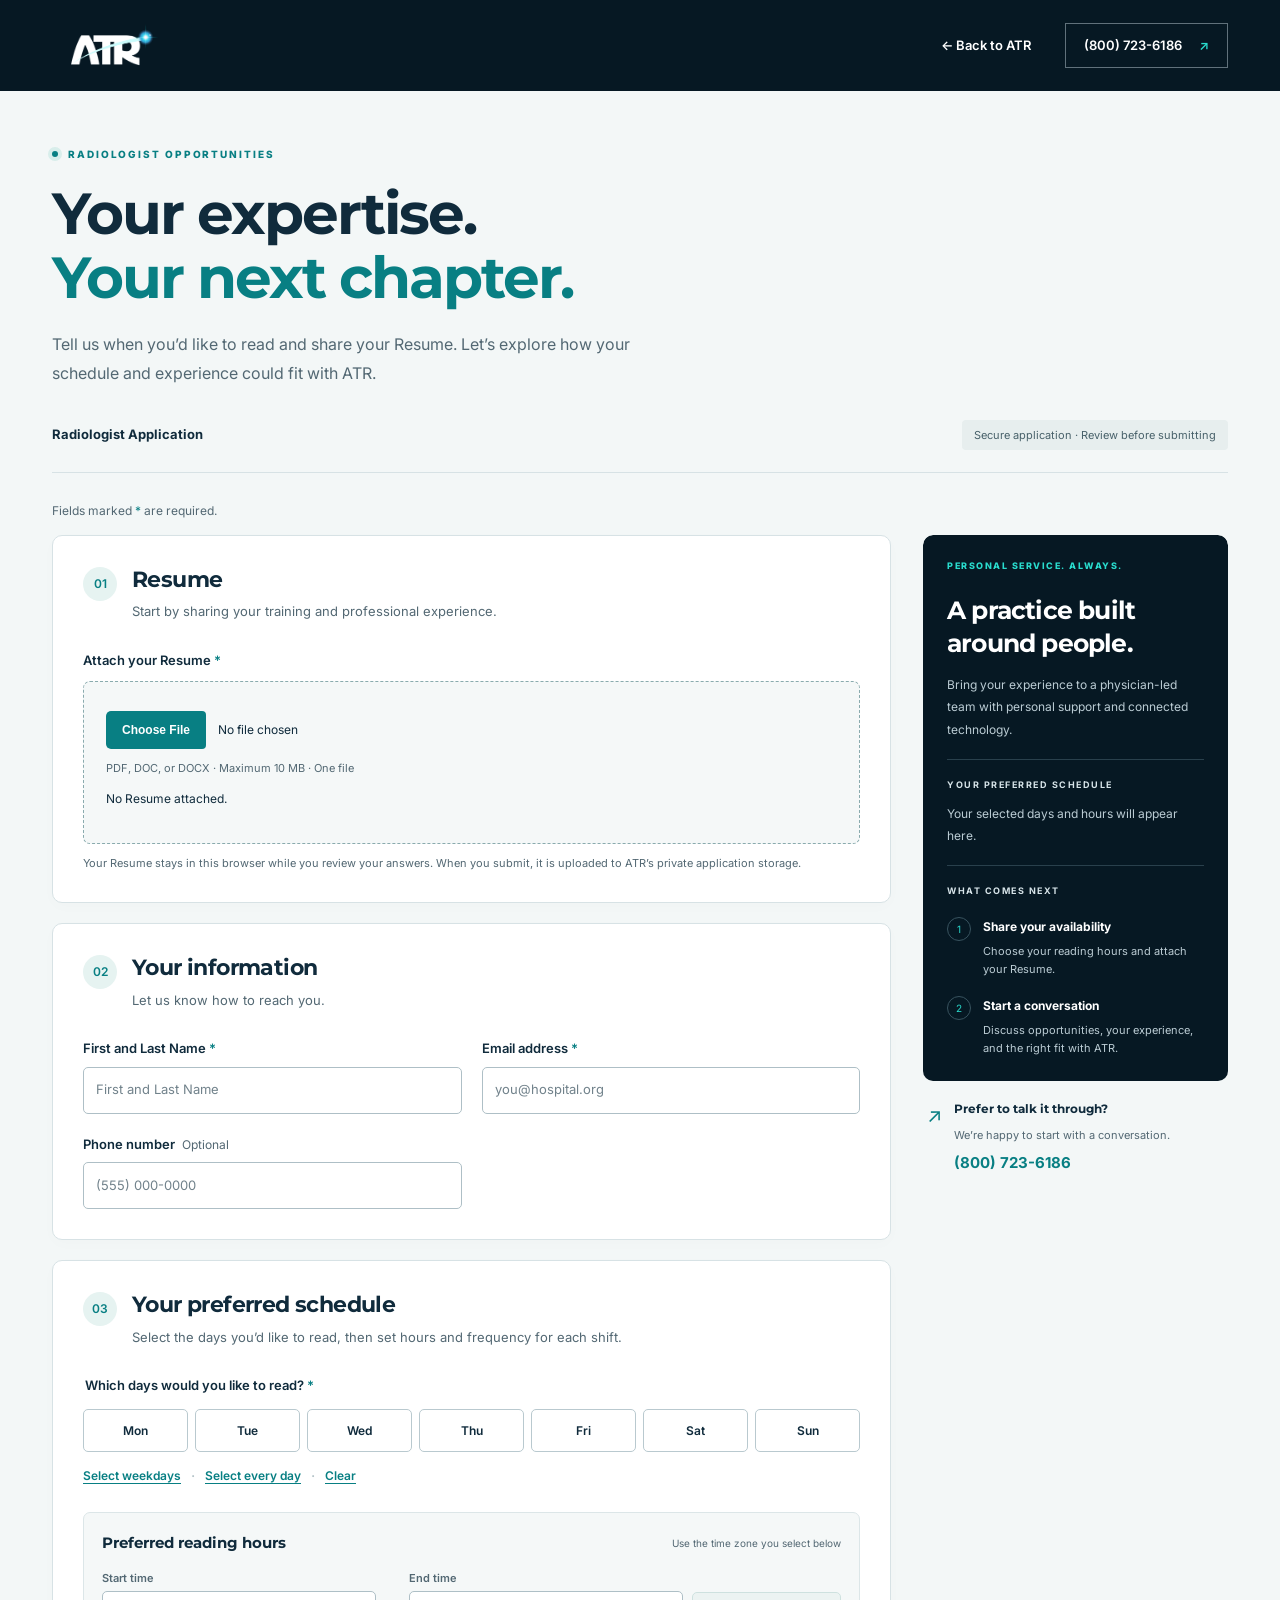
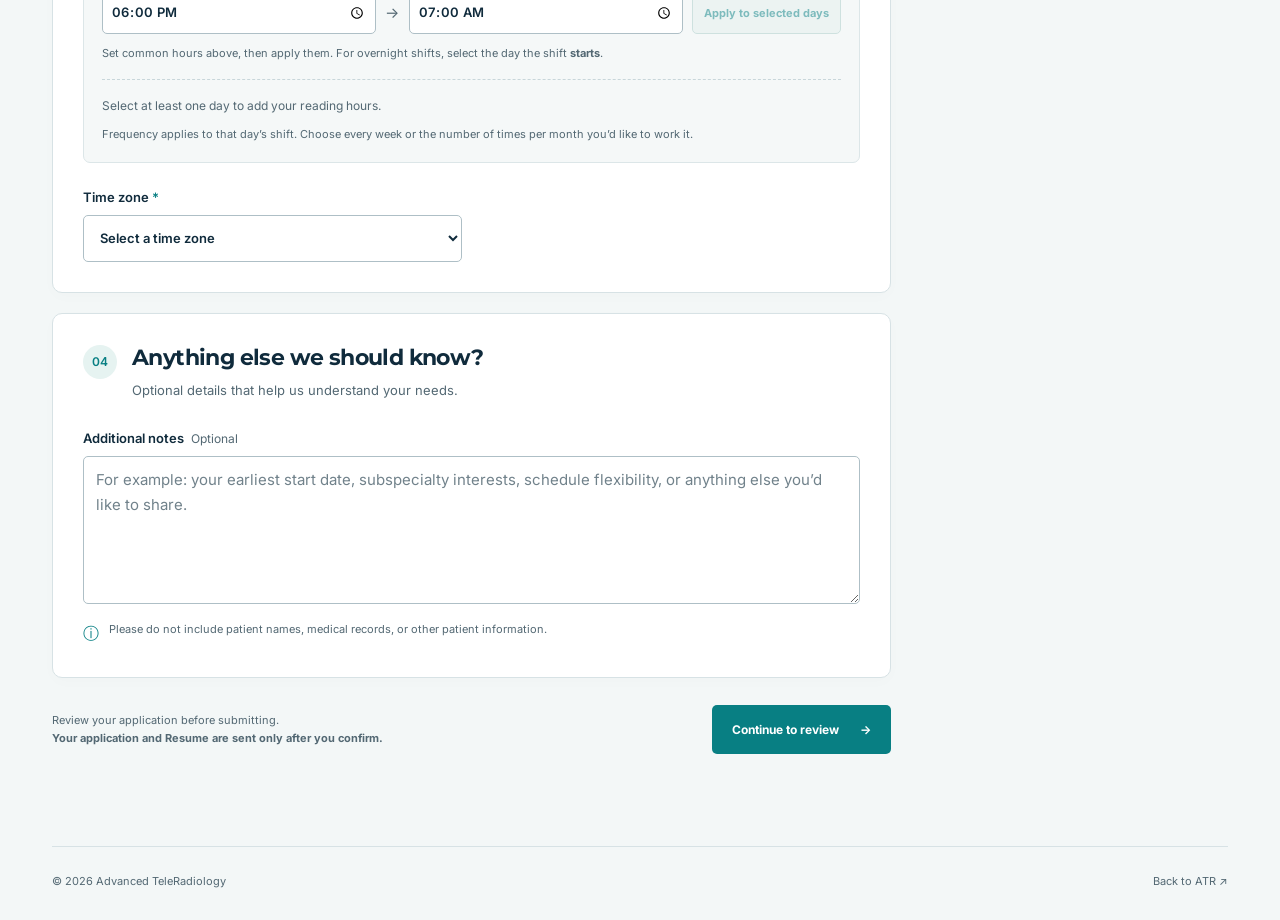
<file: radiologist-application.html>
<!doctype html>
<html lang="en"><head><meta charset="utf-8"><meta name="viewport" content="width=device-width,initial-scale=1"><meta name="robots" content="noindex"><title>Apply as a Radiologist | ATR</title><link rel="icon" href="assets/favicon.png"><link rel="preconnect" href="https://fonts.googleapis.com"><link rel="preconnect" href="https://fonts.gstatic.com" crossorigin><link href="https://fonts.googleapis.com/css2?family=Inter:wght@400;500;600;700&family=Montserrat:wght@500;600;700;800&display=swap" rel="stylesheet"><link rel="stylesheet" href="coverage.css"><script src="radiologist.js" defer></script><link rel="stylesheet" href="radiologist.css"></head>
<body><a class="skip" href="#main">Skip to application</a><header class="masthead"><div class="nav-wrap"><a href="index.html" aria-label="ATR homepage"><img src="assets/atr-logo-optimized.png" alt="ATR Advanced TeleRadiology" width="480" height="211"></a><nav aria-label="Page navigation"><a class="back" href="index.html">← Back to ATR</a><a class="phone" href="tel:+18007236186">(800) 723-6186 <span aria-hidden="true">↗</span></a></nav></div></header>
<main id="main"><div class="intro"><p class="eyebrow"><span></span> RADIOLOGIST OPPORTUNITIES</p><h1>Your expertise.<br><em>Your next chapter.</em></h1><p class="lede">Tell us when you’d like to read and share your Resume. Let’s explore how your schedule and experience could fit with ATR.</p><div class="intro-bottom"><span>Radiologist Application</span><span class="preview-pill">Secure application · Review before submitting</span></div></div>
<div class="layout"><form id="coverage-form" novalidate aria-describedby="required-note"><p class="required-note" id="required-note">Fields marked <span aria-hidden="true">*</span> are required.</p><div id="errors" class="error-box" role="alert" tabindex="-1" hidden></div>
<section class="card" aria-labelledby="cv-title"><div class="section-heading"><span class="step">01</span><div><h2 id="cv-title">Resume</h2><p>Start by sharing your training and professional experience.</p></div></div><label for="cv">Attach your Resume <span>*</span></label><div class="cv-box"><input id="cv" type="file" accept=".pdf,.doc,.docx" aria-describedby="cv-help cv-status"><p id="cv-help" class="hint">PDF, DOC, or DOCX · Maximum 10 MB · One file</p><p id="cv-status" role="status">No Resume attached.</p><button id="remove-cv" class="secondary" type="button" hidden>Remove Resume</button></div><p class="hint">Your Resume stays in this browser while you review your answers. When you submit, it is uploaded to ATR’s private application storage.</p></section>
<section class="card" aria-labelledby="contact-title"><div class="section-heading"><span class="step">02</span><div><h2 id="contact-title">Your information</h2><p>Let us know how to reach you.</p></div></div><div class="fields"><label>First and Last Name <span>*</span><input name="fullName" id="fullName" autocomplete="name" required maxlength="120" placeholder="First and Last Name"></label><label>Email address <span>*</span><input name="email" id="email" type="email" autocomplete="email" required maxlength="254" placeholder="you@hospital.org"></label><label>Phone number <small>Optional</small><input name="phone" type="tel" autocomplete="tel" maxlength="40" placeholder="(555) 000-0000"></label></div></section>
<section class="card" aria-labelledby="coverage-title"><div class="section-heading"><span class="step">03</span><div><h2 id="coverage-title">Your preferred schedule</h2><p>Select the days you’d like to read, then set hours and frequency for each shift.</p></div></div>
<fieldset class="days"><legend>Which days would you like to read? <span>*</span></legend><div id="day-picker"></div><div class="quick"><button type="button" id="weekdays">Select weekdays</button><span aria-hidden="true">·</span><button type="button" id="everyday">Select every day</button><span aria-hidden="true">·</span><button type="button" id="clear">Clear</button></div></fieldset>
<div class="schedule-builder"><div class="schedule-header"><h3>Preferred reading hours</h3><span>Use the time zone you select below</span></div><div class="shared"><label>Start time<input type="time" id="shared-start" value="18:00" aria-label="Shared start time"></label><span class="time-arrow" aria-hidden="true">→</span><label>End time<input type="time" id="shared-end" value="07:00" aria-label="Shared end time"></label><button type="button" id="apply">Apply to selected days</button></div><p class="hint">Set common hours above, then apply them. For overnight shifts, select the day the shift <strong>starts</strong>.</p><p id="empty-schedule" class="empty">Select at least one day to add your reading hours.</p><p class="hint">Frequency applies to that day’s shift. Choose every week or the number of times per month you’d like to work it.</p><div id="schedule-rows"></div><p id="schedule-status" class="sr-only" role="status"></p></div>
<div class="fields coverage-details"><label>Time zone <span>*</span><select id="timezone" name="timezone" required><option value="">Select a time zone</option><option value="America/Los_Angeles">Pacific Time</option><option value="America/Denver">Mountain Time</option><option value="America/Phoenix">Arizona Time (no daylight saving)</option><option value="America/Chicago">Central Time</option><option value="America/New_York">Eastern Time</option><option value="America/Anchorage">Alaska Time</option><option value="Pacific/Honolulu">Hawaii Time</option><option value="other">Other — specify below</option></select></label><label id="other-zone-wrap" hidden>Other time zone <span>*</span><input id="other-zone" name="otherTimezone" disabled maxlength="100" placeholder="For example, Atlantic Time"></label></div></section>
<section class="card" aria-labelledby="notes-title"><div class="section-heading"><span class="step">04</span><div><h2 id="notes-title">Anything else we should know?</h2><p>Optional details that help us understand your needs.</p></div></div><label for="notes">Additional notes <small>Optional</small></label><textarea id="notes" name="notes" rows="5" maxlength="3000" placeholder="For example: your earliest start date, subspecialty interests, schedule flexibility, or anything else you’d like to share."></textarea><div class="privacy"><span aria-hidden="true">ⓘ</span><p>Please do not include patient names, medical records, or other patient information.</p></div></section>
<div class="form-end"><p>Review your application before submitting.<br><strong>Your application and Resume are sent only after you confirm.</strong></p><button class="primary" type="submit" id="review-button" disabled>Continue to review <span aria-hidden="true">→</span></button></div><noscript><p class="error-box">Please enable JavaScript to complete and submit this application.</p></noscript>

</form><aside aria-label="Application guidance"><div class="aside-inner"><div class="side-card"><p class="eyebrow">PERSONAL SERVICE. ALWAYS.</p><h2>A practice built<br>around people.</h2><p>Bring your experience to a physician-led team with personal support and connected technology.</p><div class="side-divider"></div><p class="mini-label">YOUR PREFERRED SCHEDULE</p><p id="snapshot" aria-live="polite">Your preferred days, hours, and frequency will appear here.</p><div class="side-divider"></div><p class="mini-label">WHAT COMES NEXT</p><ol><li><span>1</span><div><strong>Share your availability</strong><p>Choose your reading hours and attach your Resume.</p></div></li><li><span>2</span><div><strong>Start a conversation</strong><p>Discuss opportunities, your experience, and the right fit with ATR.</p></div></li></ol></div><div class="help"><span class="help-icon" aria-hidden="true">↗</span><div><h3>Prefer to talk it through?</h3><p>We’re happy to start with a conversation.</p><a href="tel:+18007236186">(800) 723-6186</a></div></div></div></aside></div></main><footer><span>© 2026 Advanced TeleRadiology</span><a href="index.html">Back to ATR <span aria-hidden="true">↗</span></a></footer></body></html>
</file>
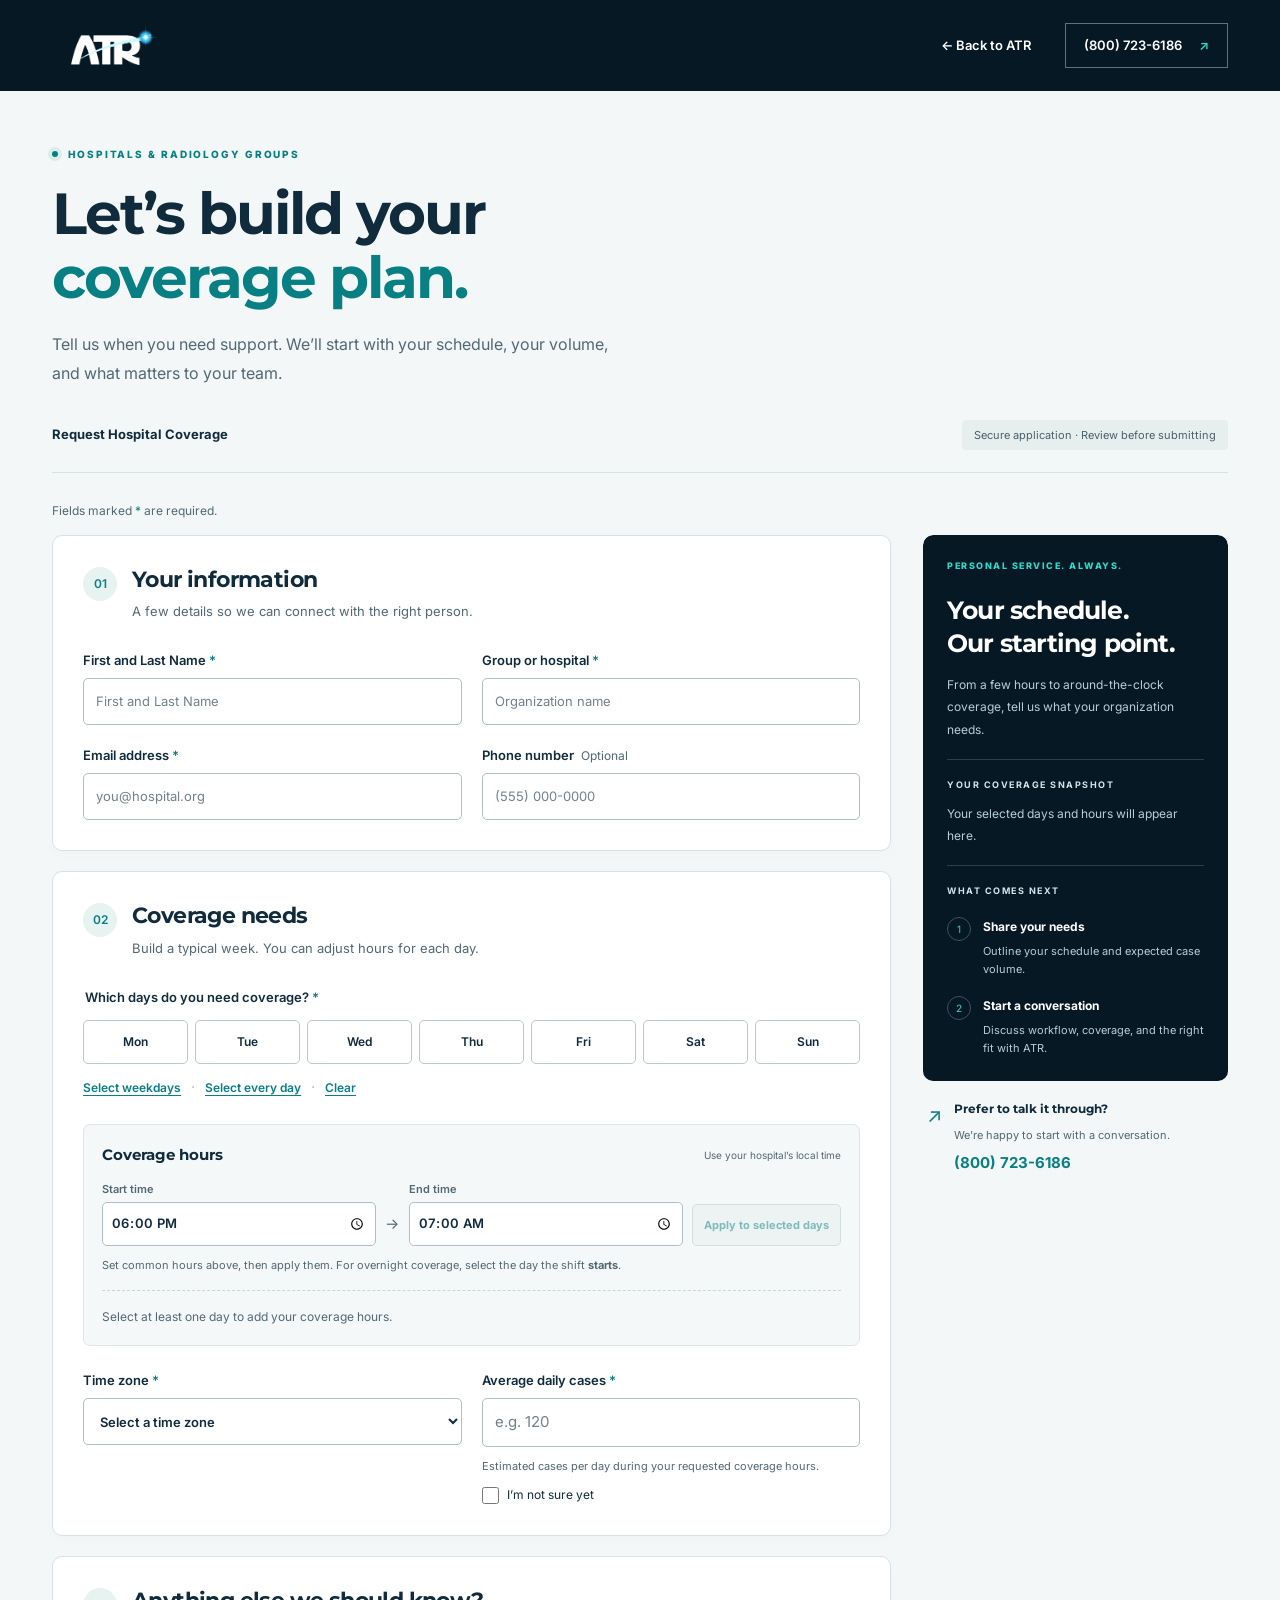
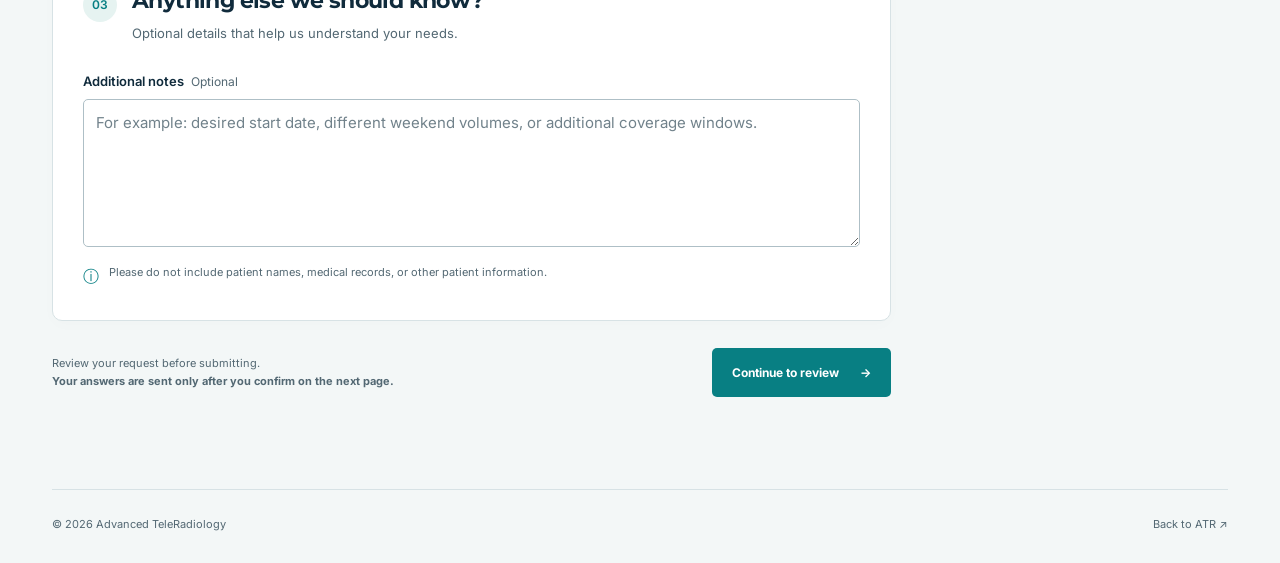
<file: request-coverage.html>
<!doctype html>
<html lang="en"><head><meta charset="utf-8"><meta name="viewport" content="width=device-width,initial-scale=1"><meta name="robots" content="noindex"><title>Request Hospital Coverage | ATR</title><link rel="icon" href="assets/favicon.png"><link rel="preconnect" href="https://fonts.googleapis.com"><link rel="preconnect" href="https://fonts.gstatic.com" crossorigin><link href="https://fonts.googleapis.com/css2?family=Inter:wght@400;500;600;700&family=Montserrat:wght@500;600;700;800&display=swap" rel="stylesheet"><link rel="stylesheet" href="coverage.css"><script src="coverage.js" defer></script></head>
<body><a class="skip" href="#main">Skip to application</a><header class="masthead"><div class="nav-wrap"><a href="index.html" aria-label="ATR homepage"><img src="assets/atr-logo-optimized.png" alt="ATR Advanced TeleRadiology" width="480" height="211"></a><nav aria-label="Page navigation"><a class="back" href="index.html">← Back to ATR</a><a class="phone" href="tel:+18007236186">(800) 723-6186 <span aria-hidden="true">↗</span></a></nav></div></header>
<main id="main"><div class="intro"><p class="eyebrow"><span></span> HOSPITALS & RADIOLOGY GROUPS</p><h1>Let’s build your<br><em>coverage plan.</em></h1><p class="lede">Tell us when you need support. We’ll start with your schedule, your volume, and what matters to your team.</p><div class="intro-bottom"><span>Request Hospital Coverage</span><span class="preview-pill">Secure application · Review before submitting</span></div></div>
<div class="layout"><form id="coverage-form" novalidate aria-describedby="required-note"><p class="required-note" id="required-note">Fields marked <span aria-hidden="true">*</span> are required.</p><div id="errors" class="error-box" role="alert" tabindex="-1" hidden></div>
<section class="card" aria-labelledby="contact-title"><div class="section-heading"><span class="step">01</span><div><h2 id="contact-title">Your information</h2><p>A few details so we can connect with the right person.</p></div></div><div class="fields"><label>First and Last Name <span>*</span><input name="fullName" id="fullName" autocomplete="name" required maxlength="120" placeholder="First and Last Name"></label><label>Group or hospital <span>*</span><input name="organization" id="organization" autocomplete="organization" required maxlength="200" placeholder="Organization name"></label><label>Email address <span>*</span><input name="email" id="email" type="email" autocomplete="email" required maxlength="254" placeholder="you@hospital.org"></label><label>Phone number <small>Optional</small><input name="phone" type="tel" autocomplete="tel" maxlength="40" placeholder="(555) 000-0000"></label></div></section>
<section class="card" aria-labelledby="coverage-title"><div class="section-heading"><span class="step">02</span><div><h2 id="coverage-title">Coverage needs</h2><p>Build a typical week. You can adjust hours for each day.</p></div></div>
<fieldset class="days"><legend>Which days do you need coverage? <span>*</span></legend><div id="day-picker"></div><div class="quick"><button type="button" id="weekdays">Select weekdays</button><span aria-hidden="true">·</span><button type="button" id="everyday">Select every day</button><span aria-hidden="true">·</span><button type="button" id="clear">Clear</button></div></fieldset>
<div class="schedule-builder"><div class="schedule-header"><h3>Coverage hours</h3><span>Use your hospital’s local time</span></div><div class="shared"><label>Start time<input type="time" id="shared-start" value="18:00" aria-label="Shared start time"></label><span class="time-arrow" aria-hidden="true">→</span><label>End time<input type="time" id="shared-end" value="07:00" aria-label="Shared end time"></label><button type="button" id="apply">Apply to selected days</button></div><p class="hint">Set common hours above, then apply them. For overnight coverage, select the day the shift <strong>starts</strong>.</p><p id="empty-schedule" class="empty">Select at least one day to add your coverage hours.</p><div id="schedule-rows"></div><p id="schedule-status" class="sr-only" role="status"></p></div>
<div class="fields coverage-details"><label>Time zone <span>*</span><select id="timezone" name="timezone" required><option value="">Select a time zone</option><option value="America/Los_Angeles">Pacific Time</option><option value="America/Denver">Mountain Time</option><option value="America/Phoenix">Arizona Time (no daylight saving)</option><option value="America/Chicago">Central Time</option><option value="America/New_York">Eastern Time</option><option value="America/Anchorage">Alaska Time</option><option value="Pacific/Honolulu">Hawaii Time</option><option value="other">Other — specify below</option></select></label><label id="other-zone-wrap" hidden>Other time zone <span>*</span><input id="other-zone" name="otherTimezone" disabled maxlength="100" placeholder="For example, Atlantic Time"></label><div><label for="cases">Average daily cases <span>*</span></label><input id="cases" name="dailyCases" type="number" min="0" step="1" required placeholder="e.g. 120" aria-describedby="cases-help"><p class="hint" id="cases-help">Estimated cases per day during your requested coverage hours.</p><label class="checkline"><input type="checkbox" id="unsure" name="volumeUnsure">I’m not sure yet</label></div></div></section>
<section class="card" aria-labelledby="notes-title"><div class="section-heading"><span class="step">03</span><div><h2 id="notes-title">Anything else we should know?</h2><p>Optional details that help us understand your needs.</p></div></div><label for="notes">Additional notes <small>Optional</small></label><textarea id="notes" name="notes" rows="5" maxlength="3000" placeholder="For example: desired start date, different weekend volumes, or additional coverage windows."></textarea><div class="privacy"><span aria-hidden="true">ⓘ</span><p>Please do not include patient names, medical records, or other patient information.</p></div></section>
<div class="form-end"><p>Review your request before submitting.<br><strong>Your answers are sent only after you confirm on the next page.</strong></p><button class="primary" type="submit" id="review-button" disabled>Continue to review <span aria-hidden="true">→</span></button></div><noscript><p class="error-box">Please enable JavaScript to complete and submit this application.</p></noscript>

</form><aside aria-label="Application guidance"><div class="aside-inner"><div class="side-card"><p class="eyebrow">PERSONAL SERVICE. ALWAYS.</p><h2>Your schedule.<br>Our starting point.</h2><p>From a few hours to around-the-clock coverage, tell us what your organization needs.</p><div class="side-divider"></div><p class="mini-label">YOUR COVERAGE SNAPSHOT</p><p id="snapshot" aria-live="polite">Your selected days and hours will appear here.</p><div class="side-divider"></div><p class="mini-label">WHAT COMES NEXT</p><ol><li><span>1</span><div><strong>Share your needs</strong><p>Outline your schedule and expected case volume.</p></div></li><li><span>2</span><div><strong>Start a conversation</strong><p>Discuss workflow, coverage, and the right fit with ATR.</p></div></li></ol></div><div class="help"><span class="help-icon" aria-hidden="true">↗</span><div><h3>Prefer to talk it through?</h3><p>We’re happy to start with a conversation.</p><a href="tel:+18007236186">(800) 723-6186</a></div></div></div></aside></div></main><footer><span>© 2026 Advanced TeleRadiology</span><a href="index.html">Back to ATR <span aria-hidden="true">↗</span></a></footer></body></html>
</file>
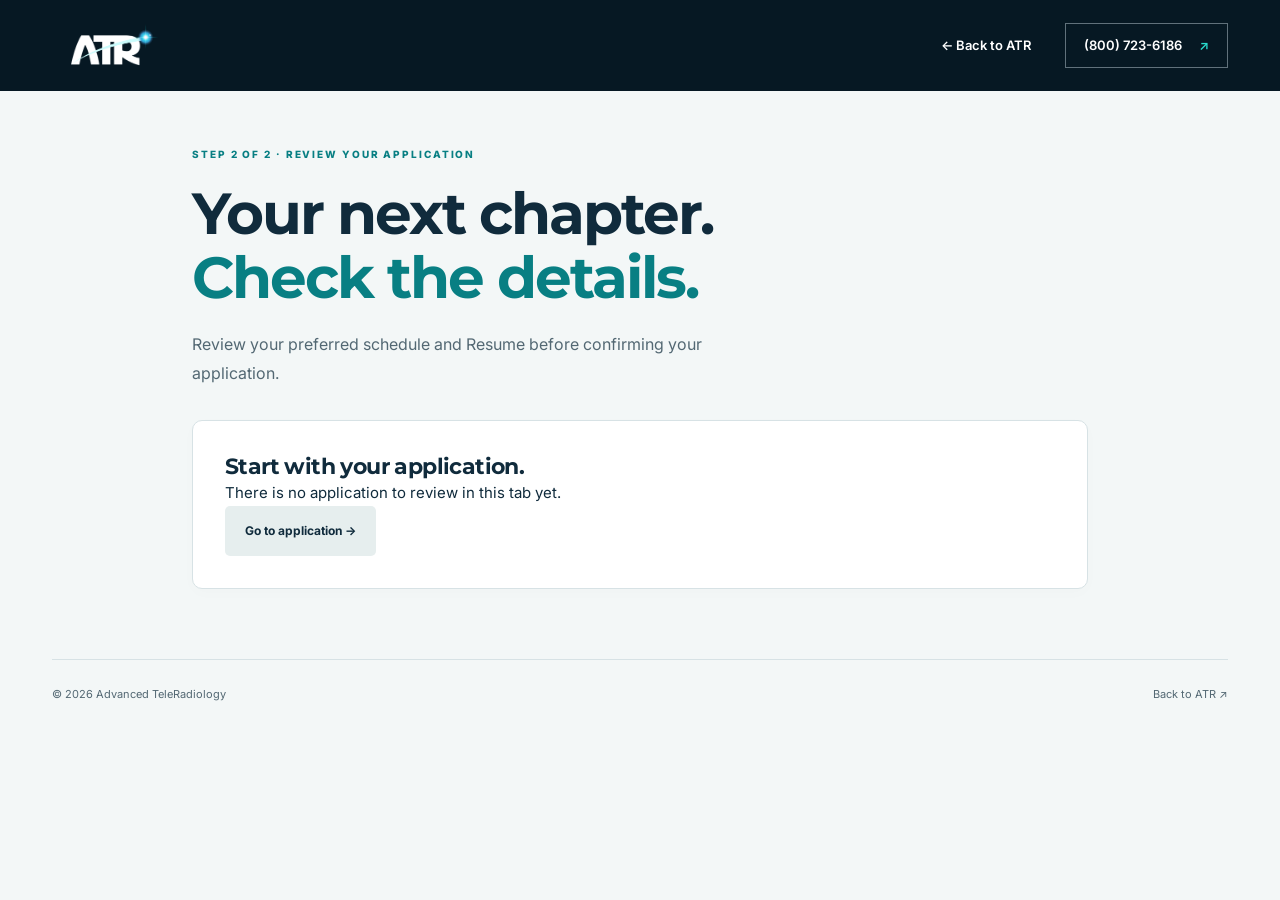
<file: review-radiologist.html>
<!doctype html>
<html lang="en"><head><meta charset="utf-8"><meta name="viewport" content="width=device-width,initial-scale=1"><meta name="robots" content="noindex"><title>Review Radiologist Application | ATR</title><link rel="icon" href="assets/favicon.png"><link rel="preconnect" href="https://fonts.googleapis.com"><link rel="preconnect" href="https://fonts.gstatic.com" crossorigin><link href="https://fonts.googleapis.com/css2?family=Inter:wght@400;500;600;700&family=Montserrat:wght@500;600;700;800&display=swap" rel="stylesheet"><link rel="stylesheet" href="coverage.css"><script src="application-submit.js" defer></script><script src="review-radiologist.js" defer></script><link rel="stylesheet" href="radiologist.css"></head>
<body><a class="skip" href="#main">Skip to application</a><header class="masthead"><div class="nav-wrap"><a href="index.html" aria-label="ATR homepage"><img src="assets/atr-logo-optimized.png" alt="ATR Advanced TeleRadiology" width="480" height="211"></a><nav aria-label="Page navigation"><a class="back" href="index.html">← Back to ATR</a><a class="phone" href="tel:+18007236186">(800) 723-6186 <span aria-hidden="true">↗</span></a></nav></div></header>
<main id="main" class="confirm-main"><div class="intro"><p class="eyebrow">STEP 2 OF 2 · REVIEW YOUR APPLICATION</p><h1>Your next chapter.<br><em>Check the details.</em></h1><p class="lede">Review your preferred schedule and Resume before confirming your application.</p></div><section class="card" id="missing" hidden><h2>Start with your application.</h2><p>There is no application to review in this tab yet.</p><a class="secondary" href="radiologist-application.html">Go to application →</a></section><section class="card" id="application-review" hidden><p class="eyebrow">RADIOLOGIST APPLICATION</p><h2 style="margin-top:12px">Your application at a glance</h2><div class="confirm-grid"><dl id="contact-details"></dl><dl id="schedule-details"></dl></div><section class="cv-review"><h2>Attached Resume</h2><p id="cv-summary"></p><a id="download-cv" hidden>Download attached Resume</a></section><section class="confirm-section"><h2>Additional information</h2><p id="review-notes" style="white-space:pre-wrap;overflow-wrap:anywhere;margin-top:12px"></p></section><form id="confirm-form"><label class="checkline"><input type="checkbox" required>I’ve reviewed my application and confirm the details are correct.</label><div class="review-actions"><a class="secondary" href="radiologist-application.html">← Edit answers</a><button class="primary" id="confirm-button" type="submit" disabled>Submit application →</button></div><p class="hint">Submitting securely saves your application and Resume with ATR. Your confirmation number will appear here, and a confirmation email will follow.</p></form><div class="confirmation-status" id="confirmed" role="status" tabindex="-1" hidden><h2>Application preview complete.</h2><p>Your answers were confirmed. Nothing was sent to ATR, and the saved Resume has been removed from this preview’s browser storage.</p><a href="radiologist-application.html">Return to application</a></div></section></main><footer><span>© 2026 Advanced TeleRadiology</span><a href="index.html">Back to ATR ↗</a></footer></body></html>
</file>
<file: styles.css>
:root{
  --ink:#071321;--navy:#050d18;--navy-2:#0b1d31;--cyan:#28ddcf;--violet:#a96fff;--blue:#2995ff;--white:#fff;--paper:#f2f4f5;--line:rgba(7,19,33,.16);--muted:#5c6a78;--max:1440px;font-synthesis:none;text-rendering:optimizeLegibility
}
*{box-sizing:border-box}html{scroll-behavior:smooth;background:var(--navy)}body{margin:0;font-family:Inter,sans-serif;color:var(--ink);background:var(--paper);overflow-x:hidden}a{color:inherit;text-decoration:none}button{font:inherit}img{display:block;max-width:100%}::selection{background:var(--cyan);color:var(--navy)}
.skip-link{position:fixed;left:18px;top:-60px;z-index:200;padding:12px 16px;background:#fff;color:#071321;font-weight:700;transition:top .2s}.skip-link:focus{top:18px}
.header{position:fixed;inset:0 0 auto;z-index:100;height:96px;padding:0 clamp(24px,4vw,72px);display:flex;align-items:center;justify-content:space-between;color:#fff;transition:background .35s,height .35s,border-color .35s;border-bottom:1px solid transparent}.header--solid{height:76px;background:rgba(5,13,24,.92);backdrop-filter:blur(18px);border-color:rgba(255,255,255,.09)}.brand img{width:118px;height:52px;object-fit:contain;object-position:left center}.nav{display:flex;align-items:center;gap:clamp(14px,1.65vw,28px)}.nav>a{font:600 .76rem Montserrat,sans-serif;text-transform:uppercase;letter-spacing:.095em;color:rgba(255,255,255,.86);transition:color .2s,background .2s,border-color .2s}.nav>a:hover{color:var(--cyan)}.nav__portal{display:inline-flex;align-items:center;gap:6px;padding:13px 17px;border:1px solid rgba(255,255,255,.58);color:#fff!important}.nav__portal:hover{background:#fff;color:var(--navy)!important;border-color:#fff}.menu{display:none;color:#fff;background:none;border:0;padding:8px;width:42px;height:42px;position:relative}.menu span{position:absolute;left:8px;right:8px;height:2px;background:#fff;transition:.25s}.menu span:nth-child(1){top:12px}.menu span:nth-child(2){top:20px}.menu span:nth-child(3){top:28px}.menu.is-open span:nth-child(1){top:20px;transform:rotate(45deg)}.menu.is-open span:nth-child(2){opacity:0}.menu.is-open span:nth-child(3){top:20px;transform:rotate(-45deg)}
.hero{position:relative;min-height:100svh;display:flex;align-items:center;overflow:hidden;color:#fff;background:var(--navy)}.hero__image{position:absolute;inset:0;background:url('assets/hero-clinic-reference.webp') 50% 50%/cover no-repeat;transform:scale(1.03);animation:heroDrift 16s ease-in-out infinite alternate}.hero__veil{position:absolute;inset:0;background:linear-gradient(90deg,rgba(3,9,17,.98) 0%,rgba(4,12,22,.94) 33%,rgba(5,15,27,.57) 63%,rgba(5,13,24,.1) 100%),linear-gradient(0deg,rgba(5,13,24,.8),transparent 45%)}.hero:after{content:"";position:absolute;inset:0;background:radial-gradient(circle at 68% 50%,rgba(41,149,255,.12),transparent 34%),radial-gradient(circle at 88% 18%,rgba(169,111,255,.12),transparent 30%);pointer-events:none}.hero__content{position:relative;z-index:4;width:min(1260px,calc(100% - 48px));margin:auto;padding-top:88px}.overline{margin:0 0 24px;font:700 .72rem Montserrat,sans-serif;letter-spacing:.2em;text-transform:uppercase;color:var(--cyan)}.overline--dark{color:#168e9d}.hero h1{margin:0;max-width:930px;font:800 clamp(4rem,8.3vw,8.5rem)/.9 Montserrat,sans-serif;letter-spacing:-.065em}.hero h1 span{display:inline-block;color:var(--cyan)}.hero__promise{margin:18px 0 0;font:800 clamp(1.85rem,3.35vw,3.6rem)/1.02 Montserrat,sans-serif;letter-spacing:-.045em;color:#fff}.hero__hours{margin:10px 0 0;font:800 clamp(3rem,5.8vw,6rem)/.95 Montserrat,sans-serif;letter-spacing:-.055em;color:var(--cyan)}.hero__hours+.hero__sub{margin-top:22px}.hero__sub{max-width:680px;margin:36px 0 0;font-size:clamp(1rem,1.35vw,1.2rem);line-height:1.75;color:#c8d5df}.hero__actions{display:flex;align-items:center;gap:28px;margin-top:38px}.button{display:inline-flex;align-items:center;justify-content:center;gap:12px;min-height:54px;padding:0 24px;font:700 .75rem Montserrat,sans-serif;letter-spacing:.08em;text-transform:uppercase;transition:transform .2s,background .2s,color .2s}.button:hover{transform:translateY(-2px)}.button--light{color:var(--navy);background:#fff}.button--light:hover{background:var(--cyan)}.hero__phone{display:inline-flex;align-items:center;gap:9px;font-weight:600;color:#d9e5ed}.hero__phone:hover{color:var(--cyan)}.hero__scroll{position:absolute;z-index:5;left:clamp(24px,4vw,72px);bottom:34px;display:flex;gap:9px;align-items:center;color:#b7c5d1;font:600 .68rem Montserrat,sans-serif;letter-spacing:.14em;text-transform:uppercase}.hero__tag{position:absolute;z-index:5;right:clamp(24px,4vw,72px);bottom:34px;color:#9dafbc;font-size:.72rem;letter-spacing:.08em;text-transform:uppercase}
.pathways{background:#fff;border-top:1px solid rgba(7,19,33,.08);padding:clamp(30px,3.2vw,48px) clamp(20px,3vw,52px) clamp(70px,6.5vw,96px)}.pathways__intro{width:min(1240px,100%);margin:0 auto 28px;display:grid;grid-template-columns:.9fr 1.1fr;align-items:center;gap:28px}.pathways__intro .overline{align-self:auto;margin-bottom:18px}.pathways__intro h2,.metrics__heading h2,.process__header h2{margin:0;font:700 clamp(2.7rem,5.6vw,5.9rem)/.98 Montserrat,sans-serif;letter-spacing:-.055em}.pathways__intro h2 span,.metrics__heading h2 span,.process__header h2 span{color:#157f9a}.pathways__grid{width:min(var(--max),100%);margin:auto;display:grid;grid-template-columns:repeat(3,1fr);min-height:660px}.pathway{position:relative;overflow:hidden;color:#fff;border-right:1px solid rgba(255,255,255,.23)}.pathway:last-child{border-right:0}.pathway img{position:absolute;inset:0;width:100%;height:100%;object-fit:cover;transition:transform .8s cubic-bezier(.2,.7,.2,1),filter .6s;filter:saturate(.72) brightness(.72)}.pathway:first-child img{object-position:54% 52%}.pathway:nth-child(2) img{object-position:48% 48%}.pathway:nth-child(3) img{object-position:52% 46%}.pathway__overlay{position:absolute;inset:0;background:linear-gradient(0deg,rgba(4,12,22,.96),rgba(4,12,22,.13) 66%),linear-gradient(110deg,rgba(8,23,39,.55),transparent)}.pathway__content{position:absolute;inset:auto 34px 36px;z-index:2}.pathway__content>p{margin:0 0 18px;color:var(--cyan);font:700 .66rem Montserrat,sans-serif;text-transform:uppercase;letter-spacing:.16em}.pathway h3{margin:0;font:700 clamp(2rem,3.4vw,3.8rem)/1 Montserrat,sans-serif;letter-spacing:-.045em}.pathway h3 em{font-style:normal;color:var(--cyan)}.pathway__body{display:block;max-width:420px;margin-top:20px;color:#d2dce4;font-size:.92rem;line-height:1.65;opacity:0;transform:translateY(15px);transition:.4s}.pathway__link{display:flex;align-items:center;gap:10px;margin-top:24px;color:#fff;font:700 .72rem Montserrat,sans-serif;letter-spacing:.1em;text-transform:uppercase}.pathway:hover img{transform:scale(1.06);filter:saturate(.95) brightness(.8)}.pathway:hover .pathway__body{opacity:1;transform:none}
.mission{position:relative;overflow:hidden;min-height:720px;padding:130px 24px;display:grid;place-items:center;text-align:center;color:#fff;background:linear-gradient(145deg,#050d18,#0a2036 65%,#0b1d31)}.mission__inner{position:relative;z-index:2;width:min(1120px,100%)}.mission h2{margin:0;font:700 clamp(3rem,6.5vw,7.2rem)/.96 Montserrat,sans-serif;letter-spacing:-.065em}.mission h2 span{color:var(--cyan)}.mission__inner>p:last-child{max-width:760px;margin:36px auto 0;color:#c4d1dc;font-size:clamp(1rem,1.5vw,1.2rem);line-height:1.8}
.metrics{background:#f4f5f5;padding:clamp(100px,10vw,165px) clamp(24px,5vw,86px)}.metrics__heading{width:min(1260px,100%);margin:0 auto 76px;display:grid;grid-template-columns:.65fr 1.35fr;gap:50px;align-items:start}.metrics__heading .overline{padding-top:12px}.metrics__grid{width:min(1260px,100%);margin:auto;display:grid;grid-template-columns:repeat(2,1fr);border-top:1px solid var(--line);border-left:1px solid var(--line)}.metric{min-height:310px;padding:46px;border-right:1px solid var(--line);border-bottom:1px solid var(--line)}.metric strong{display:block;font:700 clamp(3.5rem,6vw,7rem)/.95 Montserrat,sans-serif;letter-spacing:-.065em;color:#0c2f4f}.metric:nth-child(2) strong,.metric:nth-child(3) strong{color:#167f9a}.metric h3{margin:26px 0 8px;font:700 1rem Montserrat,sans-serif;text-transform:uppercase;letter-spacing:.08em}.metric p{margin:0;color:var(--muted);line-height:1.6}
.services{color:#fff;background:#061321;padding:clamp(110px,11vw,180px) clamp(24px,5vw,86px)}.services__header{width:min(1260px,100%);margin:0 auto 70px;display:grid;grid-template-columns:1.35fr .65fr;gap:70px;align-items:end}.services__header h2{margin:0;font:700 clamp(3.3rem,6vw,6.5rem)/.95 Montserrat,sans-serif;letter-spacing:-.06em}.services__header h2 span{color:var(--cyan)}.services__header>p{margin:0;color:#b9c8d4;line-height:1.8}.capabilities{width:min(1260px,100%);margin:auto;border-top:1px solid rgba(255,255,255,.18)}.capability{position:relative;display:grid;grid-template-columns:110px 1.1fr 1fr 40px;gap:28px;align-items:center;padding:42px 0;border-bottom:1px solid rgba(255,255,255,.18);transition:padding .3s,background .3s}.capability:hover{padding-left:22px;background:linear-gradient(90deg,rgba(40,221,207,.07),transparent 75%)}.capability__number{color:var(--cyan);font:700 .76rem Montserrat,sans-serif;letter-spacing:.16em}.capability h3{margin:0;font:700 clamp(1.4rem,2.1vw,2.25rem)/1.16 Montserrat,sans-serif;letter-spacing:-.035em}.capability p{margin:0;color:#adbdca;line-height:1.75}.capability__arrow{color:#7d92a4;font-size:1.5rem}
.partnership{display:grid;grid-template-columns:1.03fr .97fr;background:#fff;min-height:780px}.partnership__visual{position:relative;min-height:680px;overflow:hidden}.partnership__visual img{width:100%;height:100%;object-fit:cover;object-position:48% center;filter:saturate(.82)}.partnership__visual:after{content:"";position:absolute;inset:0;background:linear-gradient(0deg,rgba(6,19,33,.35),transparent 54%)}.partnership__caption{position:absolute;z-index:2;left:32px;bottom:30px;display:flex;gap:10px;align-items:center;padding:14px 18px;color:#fff;background:rgba(5,13,24,.86);backdrop-filter:blur(12px);font:600 .74rem Montserrat,sans-serif;letter-spacing:.08em;text-transform:uppercase}.partnership__copy{display:flex;flex-direction:column;justify-content:center;padding:clamp(70px,8vw,130px)}.partnership__copy h2{margin:0;font:700 clamp(3rem,5.5vw,5.8rem)/.96 Montserrat,sans-serif;letter-spacing:-.058em}.partnership__copy h2 span{color:#167f9a}.partnership__copy>p:not(.overline){margin:32px 0;color:var(--muted);font-size:1.05rem;line-height:1.8}.partnership ul{list-style:none;padding:0;margin:0 0 34px;display:grid;gap:14px}.partnership li{display:flex;gap:12px;align-items:center;font-weight:600}.partnership li span{color:#168e9d}.text-button{display:inline-flex;align-items:center;gap:10px;width:max-content;padding-bottom:8px;border-bottom:1px solid var(--ink);font:700 .76rem Montserrat,sans-serif;text-transform:uppercase;letter-spacing:.1em}.text-button:hover{color:#168e9d;border-color:#168e9d}
.technology{display:grid;grid-template-columns:1fr 1fr;min-height:840px;color:#fff;background:#071321}.technology__media{position:relative;overflow:hidden}.technology__media img{width:100%;height:100%;object-fit:cover;object-position:center 48%;filter:saturate(.72) contrast(1.04)}.technology__media:after{content:"";position:absolute;inset:0;background:linear-gradient(90deg,transparent,rgba(7,19,33,.35)),linear-gradient(0deg,rgba(7,19,33,.3),transparent)}.technology__copy{display:flex;flex-direction:column;justify-content:center;padding:clamp(72px,8vw,128px)}.technology__copy h2{margin:0;font:700 clamp(3rem,5.4vw,5.8rem)/.96 Montserrat,sans-serif;letter-spacing:-.058em}.technology__copy h2 span{color:var(--cyan)}.technology__copy>p:not(.overline){color:#b9c7d2;line-height:1.8;margin:30px 0 46px}.technology__points{border-top:1px solid rgba(255,255,255,.18)}.technology__points div{display:grid;grid-template-columns:60px 1fr;gap:20px;padding:21px 0;border-bottom:1px solid rgba(255,255,255,.18)}.technology__points strong{color:var(--cyan);font:700 .75rem Montserrat,sans-serif}.technology__points span{color:#d6e1e8}
.process{background:linear-gradient(180deg,#f7f9fb 0%,#fff 100%);padding:clamp(64px,6vw,92px) clamp(24px,5vw,86px)}.process__header{width:min(1260px,100%);margin:0 auto 34px;display:grid;grid-template-columns:.62fr 1.38fr;gap:46px;align-items:end}.process__intro{max-width:420px}.process__lede{margin:12px 0 0;color:var(--muted);line-height:1.65;font-size:.96rem}.process__grid{width:min(1260px,100%);margin:auto;display:grid;grid-template-columns:repeat(4,1fr);gap:14px}.process__grid article{position:relative;min-height:0;padding:24px 22px 22px;background:#fff;border:1px solid rgba(5,20,35,.09);border-radius:16px;box-shadow:0 14px 34px rgba(6,24,41,.06)}.process__grid article::before{content:"";position:absolute;left:22px;right:22px;top:0;height:3px;border-radius:999px;background:linear-gradient(90deg,var(--cyan),#39b6d2)}.process__grid article>span{display:inline-flex;align-items:center;justify-content:center;width:36px;height:36px;margin-top:2px;border-radius:50%;background:rgba(21,127,154,.10);color:#168e9d;font:700 .72rem Montserrat,sans-serif;letter-spacing:.06em}.process__grid h3{margin:16px 0 10px;font:700 1.18rem/1.18 Montserrat,sans-serif;letter-spacing:-.025em;max-width:14ch}.process__grid p{margin:0;color:var(--muted);line-height:1.58;font-size:.9rem}
.careers{position:relative;min-height:900px;display:flex;align-items:center;overflow:hidden;color:#fff;background:#050d18}.careers>img{position:absolute;inset:0;width:100%;height:100%;object-fit:cover;object-position:30% 42%;filter:saturate(.78) brightness(.70)}.careers__veil{position:absolute;inset:0;background:linear-gradient(90deg,rgba(4,12,21,.97) 0%,rgba(5,13,24,.88) 33%,rgba(5,13,24,.30) 70%,rgba(5,13,24,.10) 100%),linear-gradient(0deg,rgba(5,13,24,.42),transparent 46%)}.careers__content{position:relative;z-index:2;width:min(1260px,calc(100% - 48px));margin:auto}.careers h2{max-width:1000px;margin:0;font:700 clamp(3.4rem,6.5vw,7.4rem)/.94 Montserrat,sans-serif;letter-spacing:-.065em}.careers h2 span{color:var(--cyan)}.careers__content>p:not(.overline){max-width:650px;color:#c4d0da;margin:32px 0;line-height:1.8}.careers__facts{display:flex;flex-wrap:wrap;gap:10px;margin-bottom:34px}.careers__facts span{padding:11px 14px;border:1px solid rgba(255,255,255,.28);font-size:.78rem;background:rgba(255,255,255,.04)}
.contact{display:grid;grid-template-columns:.92fr 1.08fr;gap:clamp(56px,7vw,110px);align-items:start;color:#fff;background:linear-gradient(135deg,#071321,#0d2a45);padding:clamp(100px,10vw,160px) clamp(24px,5vw,86px)}.contact__statement{position:sticky;top:110px}.contact__statement h2{margin:0;font:700 clamp(3.6rem,6.4vw,7rem)/.94 Montserrat,sans-serif;letter-spacing:-.065em}.contact__statement h2 span{color:var(--cyan)}.contact__statement>p:last-of-type{max-width:660px;color:#bdcbd6;margin-top:32px;line-height:1.8}.contact__direct{margin-top:50px;border-top:1px solid rgba(255,255,255,.18)}.contact__direct a{display:flex;align-items:center;justify-content:space-between;gap:24px;padding:20px 0;border-bottom:1px solid rgba(255,255,255,.18)}.contact__direct span{color:#91a6b8;font:700 .66rem Montserrat,sans-serif;text-transform:uppercase;letter-spacing:.14em}.contact__direct strong{font:600 .94rem Montserrat,sans-serif;text-align:right}.contact__direct a:hover strong{color:var(--cyan)}.contact__panel{background:#fff;color:var(--ink);padding:clamp(30px,4vw,58px);box-shadow:0 35px 90px rgba(0,0,0,.22)}.inquiry-form__heading span{display:block;color:#168e9d;font:700 .68rem Montserrat,sans-serif;text-transform:uppercase;letter-spacing:.16em;margin-bottom:13px}.inquiry-form__heading h3{margin:0 0 36px;font:700 clamp(2rem,3.2vw,3.6rem)/1 Montserrat,sans-serif;letter-spacing:-.05em}.form-grid{display:grid;grid-template-columns:1fr 1fr;gap:22px 20px}.form-grid label{display:grid;gap:9px}.form-grid label>span{font:700 .66rem Montserrat,sans-serif;text-transform:uppercase;letter-spacing:.12em;color:#365064}.form-grid input,.form-grid textarea{width:100%;border:1px solid #c9d1d8;background:#f7f8f9;color:var(--ink);padding:15px 14px;font:500 1rem Inter,sans-serif;outline:none;transition:border-color .2s,box-shadow .2s,background .2s}.form-grid textarea{resize:vertical;min-height:150px}.form-grid input:focus,.form-grid textarea:focus{border-color:#168e9d;background:#fff;box-shadow:0 0 0 3px rgba(40,221,207,.14)}.form-grid__wide{grid-column:1/-1}.form-privacy{margin:22px 0 26px;padding:16px 18px;border-left:3px solid #168e9d;background:#eef6f6;color:#50616f;font-size:.82rem;line-height:1.6}.form-privacy strong{color:#17374c}.button--accent{border:0;color:#04131f;background:linear-gradient(90deg,var(--cyan),#70c9ff);cursor:pointer}.button--accent:hover{background:linear-gradient(90deg,#65eee3,#a07dff)}.form-status{display:none;margin:20px 0 0;color:#176f7d;font-weight:600;line-height:1.55}.form-status.is-visible{display:block}
.footer{color:#95a7b6;background:#020810;padding:72px clamp(24px,5vw,86px) 28px}.footer__brand{display:flex;align-items:center;justify-content:space-between;gap:30px;padding-bottom:54px;border-bottom:1px solid rgba(255,255,255,.1)}.footer__brand img{width:130px}.footer__brand p{margin:0;color:#d8e0e7;font:600 clamp(1.2rem,2vw,1.8rem) Montserrat,sans-serif}.footer__links{display:grid;grid-template-columns:repeat(3,1fr);gap:40px;padding:54px 0}.footer__links div{display:flex;flex-direction:column;gap:11px}.footer__links strong{color:#fff;margin-bottom:8px;font:700 .68rem Montserrat,sans-serif;text-transform:uppercase;letter-spacing:.14em}.footer__links a{font-size:.86rem}.footer__links a:hover{color:var(--cyan)}.footer__bottom{display:flex;justify-content:space-between;gap:30px;padding-top:24px;border-top:1px solid rgba(255,255,255,.1);font-size:.72rem}
[data-reveal]{opacity:0;transform:translateY(34px);transition:opacity .8s cubic-bezier(.2,.7,.2,1),transform .8s cubic-bezier(.2,.7,.2,1)}[data-reveal].is-visible{opacity:1;transform:none}@keyframes heroDrift{from{transform:scale(1.03)}to{transform:scale(1.075) translate3d(-1.2%,.6%,0)}}
@media(max-width:1050px){.menu{display:block;z-index:102}.nav{position:fixed;inset:0;padding:110px 34px 50px;display:flex;flex-direction:column;align-items:stretch;gap:0;background:#050d18;transform:translateX(100%);transition:transform .3s}.nav--open{transform:none}.nav>a,.nav>a:not(.nav__portal):not(.nav__cta){display:flex;align-items:center;justify-content:space-between;padding:18px 0;border-bottom:1px solid rgba(255,255,255,.14);font-size:.82rem}.nav__portal{justify-content:center;margin-top:26px;border:1px solid rgba(255,255,255,.6)!important;padding:18px!important}.pathways__grid{grid-template-columns:1fr;min-height:0}.pathway{min-height:560px;border-right:0;border-bottom:1px solid rgba(255,255,255,.2)}.pathway__body{opacity:1;transform:none}.services__header,.metrics__heading,.process__header{grid-template-columns:1fr}.partnership,.technology{grid-template-columns:1fr}.partnership__visual,.technology__media{min-height:620px}.process__header{gap:22px;margin-bottom:28px}.process__grid{grid-template-columns:repeat(2,1fr);gap:14px}.contact{grid-template-columns:1fr}.contact__statement{position:static}}
@media(max-width:760px){.hero__promise{font-size:clamp(1.55rem,7vw,2.3rem);margin-top:14px}.hero__hours{font-size:clamp(2.8rem,14vw,4.25rem);margin-top:8px}.header{height:76px;padding-inline:20px}.brand img{width:92px}.menu{display:block;z-index:102}.nav{position:fixed;inset:0;padding:110px 28px 50px;display:flex;flex-direction:column;align-items:stretch;gap:0;background:#050d18;transform:translateX(100%);transition:transform .3s}.nav--open{transform:none}.nav>a,.nav>a:not(.nav__portal):not(.nav__cta){display:flex;align-items:center;justify-content:space-between;padding:18px 0;border-bottom:1px solid rgba(255,255,255,.14);font-size:.82rem}.nav__portal{justify-content:center;margin-top:26px;border:1px solid rgba(255,255,255,.6)!important;padding:18px!important}.hero__content{width:calc(100% - 40px)}.hero__image{background-position:62% center}.hero__veil{background:linear-gradient(90deg,rgba(3,9,17,.98),rgba(5,13,24,.76)),linear-gradient(0deg,rgba(5,13,24,.9),transparent)}.hero h1{font-size:clamp(3.6rem,17vw,6rem)}.hero__sub{max-width:92%}.hero__actions{flex-direction:column;align-items:flex-start}.hero__tag{display:none}.pathways__intro{grid-template-columns:1fr}.pathway{min-height:520px}.pathway__content{inset:auto 24px 28px}.mission{min-height:660px}.metrics__grid{grid-template-columns:1fr}.metric{min-height:250px;padding:34px}.services__header{gap:28px}.capability{grid-template-columns:50px 1fr 24px;gap:16px}.capability p{grid-column:2/4}.partnership__visual,.technology__media{min-height:520px}.partnership__copy,.technology__copy{padding:76px 24px}.process{padding:58px 20px 70px}.process__header{margin-bottom:24px;gap:16px}.process__lede{font-size:.94rem}.process__grid{grid-template-columns:1fr;gap:12px}.process__grid article{min-height:0;padding:22px 20px 20px;border-radius:14px}.process__grid article::before{left:20px;right:20px}.process__grid h3{margin-top:14px;font-size:1.14rem}.careers{min-height:820px}.careers__veil{background:linear-gradient(90deg,rgba(4,12,21,.98),rgba(5,13,24,.73))}.careers__content{width:calc(100% - 40px)}.form-grid{grid-template-columns:1fr}.contact__direct a{align-items:flex-start;flex-direction:column;gap:6px}.contact__direct strong{text-align:left}.footer__brand{align-items:flex-start;flex-direction:column}.footer__links{grid-template-columns:1fr}.footer__bottom{flex-direction:column}}
@media(max-width:1050px){.trust-bar__inner{grid-template-columns:repeat(2,1fr)}.trust-item{border-bottom:1px solid rgba(7,19,33,.12)}.trust-item:nth-child(even){border-right:0}.trust-item:last-child{grid-column:1/-1}.form-grid{grid-template-columns:1fr 1fr}}
@media(max-width:760px){.trust-bar__inner{grid-template-columns:1fr}.trust-item,.trust-item:nth-child(even){min-height:auto;border-right:0}.trust-item:last-child{grid-column:auto}.trust-item--primary{padding-block:24px}.contact__panel{padding:30px 22px}.form-grid{grid-template-columns:1fr}.contact__statement h2{font-size:clamp(3rem,14vw,5rem)}}
@media(prefers-reduced-motion:reduce){html{scroll-behavior:auto}*,*:before,*:after{animation-duration:.01ms!important;animation-iteration-count:1!important;transition-duration:.01ms!important}[data-reveal]{opacity:1;transform:none}}

/* Option A: unified trust and pathways introduction */
.trust-strip{position:relative;z-index:8;background:#fff;border-top:1px solid rgba(7,19,33,.08);border-bottom:1px solid rgba(7,19,33,.16);box-shadow:0 10px 26px rgba(7,19,33,.035)}
.trust-strip__inner{width:min(var(--max),100%);margin:auto;display:grid;grid-template-columns:repeat(5,1fr)}
.trust-signal{min-height:82px;padding:20px clamp(18px,2vw,30px);display:flex;align-items:center;gap:12px;border-right:1px solid rgba(7,19,33,.12)}
.trust-signal:last-child{border-right:0}
.trust-signal__dot{width:8px;height:8px;flex:0 0 8px;border-radius:50%;background:var(--cyan);box-shadow:0 0 0 5px rgba(40,221,207,.11)}
.trust-signal strong{font:700 clamp(.78rem,.9vw,.92rem)/1.35 Montserrat,sans-serif;letter-spacing:-.015em;color:#12314b}
.trust-signal:nth-child(1) strong,.trust-signal:nth-child(2) strong{color:#087f8f}

.pathways{padding:clamp(72px,7vw,110px) clamp(20px,3vw,52px) clamp(56px,5vw,78px)}
.pathways__intro{width:min(1240px,100%);margin:0 auto 48px;display:grid;grid-template-columns:.9fr 1.1fr;align-items:center;gap:clamp(48px,7vw,112px)}
.pathways__intro-copy{max-width:520px}
.pathways__intro-copy .overline{margin-bottom:22px}
.pathways__intro-copy>p:last-child{margin:0;color:var(--muted);font-size:clamp(.98rem,1.25vw,1.1rem);line-height:1.8}
.pathways__intro h2{justify-self:end;width:min(100%,650px)}

@media(max-width:1050px){
  .trust-strip__inner{grid-template-columns:repeat(3,1fr)}
  .trust-signal{border-bottom:1px solid rgba(7,19,33,.12)}
  .trust-signal:nth-child(3){border-right:0}
  .trust-signal:nth-child(4),.trust-signal:nth-child(5){border-bottom:0}
  .trust-signal:nth-child(5){grid-column:span 2}
  .pathways__intro{grid-template-columns:1fr 1fr;gap:48px}
}

@media(max-width:760px){
  .trust-strip__inner{grid-template-columns:1fr}
  .trust-signal,.trust-signal:nth-child(3),.trust-signal:nth-child(4),.trust-signal:nth-child(5){min-height:58px;border-right:0;border-bottom:1px solid rgba(7,19,33,.1);grid-column:auto;padding:15px 22px}
  .trust-signal:last-child{border-bottom:0}
  .pathways{padding:70px 20px 42px}
  .pathways__intro{grid-template-columns:1fr;gap:30px;margin-bottom:38px}
  .pathways__intro h2{justify-self:start}
}

.pathways__intro-copy p:last-child{margin-bottom:0}

.pathways__intro h2{font-size:clamp(2.5rem,5vw,5.3rem);line-height:.96}
.pathways__intro p:not(.overline){margin-top:12px;line-height:1.58}

@media(max-width:760px){.pathways{padding:34px 20px 58px}.pathways__intro{margin-bottom:20px;gap:14px}.pathways__intro h2{font-size:clamp(2.5rem,12vw,4.2rem)}}

/* About ATR: physician-owned people and mission */
.about-company{position:relative;min-height:820px;display:flex;align-items:center;overflow:hidden;color:#fff;background:#061321}
.about-company__image{position:absolute;inset:0;width:100%;height:100%;object-fit:cover;object-position:66% 44%;filter:saturate(.84) contrast(1.02) brightness(.76)}
.about-company__veil{position:absolute;inset:0;background:linear-gradient(90deg,rgba(4,12,22,.99) 0%,rgba(4,12,22,.95) 35%,rgba(4,12,22,.72) 58%,rgba(4,12,22,.16) 100%),linear-gradient(0deg,rgba(4,12,22,.62),transparent 48%)}
.about-company__content{position:relative;z-index:2;width:min(1260px,calc(100% - 48px));margin:auto;padding:104px 0;max-width:1260px}
.about-company__content h2{max-width:760px;margin:0;font:700 clamp(3.1rem,5.7vw,6.2rem)/.95 Montserrat,sans-serif;letter-spacing:-.06em}
.about-company__content h2 span{color:var(--cyan)}
.about-company__content>p:not(.overline){max-width:650px;margin:26px 0 0;color:#c5d2dc;font-size:clamp(.98rem,1.22vw,1.1rem);line-height:1.8}
.about-company__facts{max-width:690px;margin-top:34px;display:flex;flex-wrap:wrap;gap:10px}
.about-company__facts span{padding:11px 14px;border:1px solid rgba(255,255,255,.25);background:rgba(6,19,33,.46);backdrop-filter:blur(8px);font-size:.78rem;font-weight:600}
.about-company__statement{position:absolute;z-index:3;right:clamp(24px,5vw,82px);bottom:42px;display:flex;flex-direction:column;gap:5px;padding:20px 24px;border-left:3px solid var(--cyan);background:rgba(4,12,22,.78);backdrop-filter:blur(16px)}
.about-company__statement strong{font:700 1.06rem Montserrat,sans-serif;color:#fff}
.about-company__statement span{color:#b9c8d3;font-size:.82rem}

@media(max-width:1050px){
  .about-company{min-height:760px}
  .about-company__image{object-position:68% center}
  .about-company__veil{background:linear-gradient(90deg,rgba(4,12,22,.98),rgba(4,12,22,.79) 62%,rgba(4,12,22,.35))}
  .about-company__content{padding:86px 0 150px}
}
@media(max-width:760px){
  .about-company{min-height:820px;align-items:flex-end}
  .about-company__image{object-position:61% center}
  .about-company__veil{background:linear-gradient(0deg,rgba(4,12,22,.99) 0%,rgba(4,12,22,.92) 55%,rgba(4,12,22,.38) 100%)}
  .about-company__content{width:calc(100% - 40px);padding:270px 0 112px}
  .about-company__content h2{font-size:clamp(2.7rem,12vw,4.5rem)}
  .about-company__content>p:not(.overline){line-height:1.7}
  .about-company__facts{gap:8px;margin-top:26px}
  .about-company__facts span{width:100%;padding:10px 12px}
  .about-company__statement{left:20px;right:20px;bottom:26px;padding:15px 18px}
}


/* Services navigation and expandable service details */
.nav-services{position:relative;display:flex;align-items:center}
.nav-services__toggle{display:inline-flex;align-items:center;gap:7px;padding:0;border:0;background:none;color:rgba(255,255,255,.86);font:600 .76rem Montserrat,sans-serif;text-transform:uppercase;letter-spacing:.095em;cursor:pointer;transition:color .2s}
.nav-services__toggle:hover,.nav-services__toggle:focus-visible,.nav-services.is-open .nav-services__toggle{color:var(--cyan)}
.nav-services__chevron{font-size:1rem;line-height:1;transition:transform .25s}
.nav-services.is-open .nav-services__chevron{transform:rotate(180deg)}
.services-menu{position:fixed;z-index:110;top:88px;left:50%;width:min(1120px,calc(100vw - 48px));padding:32px 34px 22px;color:var(--ink);background:#fff;border:1px solid rgba(7,19,33,.12);box-shadow:0 28px 75px rgba(2,12,22,.24);opacity:0;visibility:hidden;pointer-events:none;transform:translate(-50%,10px);transition:opacity .22s,transform .22s,visibility .22s}
.header--solid .services-menu{top:72px}
.nav-services:hover .services-menu,.nav-services:focus-within .services-menu,.nav-services.is-open .services-menu{opacity:1;visibility:visible;pointer-events:auto;transform:translate(-50%,0)}
.services-menu__grid{display:grid;grid-template-columns:repeat(4,1fr);gap:30px}
.services-menu__grid>div{padding-right:22px;border-right:1px solid rgba(7,19,33,.12)}
.services-menu__grid>div:last-child{padding-right:0;border-right:0}
.services-menu p{margin:0 0 15px;color:#087f8f;font:700 .68rem Montserrat,sans-serif;text-transform:uppercase;letter-spacing:.13em}
.services-menu a{display:block;padding:6px 0;color:#42586a;font-size:.84rem;line-height:1.35;transition:color .2s,transform .2s}
.services-menu a:hover{color:#087f8f;transform:translateX(3px)}
.services-menu__all{margin-top:24px;padding-top:18px!important;border-top:1px solid rgba(7,19,33,.12);color:var(--ink)!important;font:700 .72rem Montserrat,sans-serif!important;text-transform:uppercase;letter-spacing:.1em}

.capabilities--accordion{border-top:1px solid rgba(255,255,255,.2)}
.capability--expandable{display:block!important;padding:0!important;background:transparent!important}
.capability--expandable:hover{padding-left:0!important}
.capability__toggle{width:100%;display:grid;grid-template-columns:90px minmax(0,1fr) 46px;gap:24px;align-items:center;padding:32px 4px;border:0;background:transparent;color:#fff;text-align:left;cursor:pointer}
.capability__toggle:hover .capability__title strong,.capability__toggle:focus-visible .capability__title strong{color:var(--cyan)}
.capability__title{display:grid;grid-template-columns:minmax(260px,.9fr) minmax(300px,1.1fr);align-items:center;gap:34px}
.capability__title strong{font:700 clamp(1.45rem,2vw,2.15rem)/1.15 Montserrat,sans-serif;letter-spacing:-.035em;transition:color .2s}
.capability__title small{color:#adbdca;font:400 .96rem/1.7 Inter,sans-serif}
.capability__toggle .capability__arrow{display:grid;place-items:center;width:38px;height:38px;border:1px solid rgba(255,255,255,.25);border-radius:50%;color:var(--cyan);font-size:1.45rem;line-height:1;transition:transform .25s,background .25s,color .25s}
.capability--expandable.is-open .capability__toggle .capability__arrow{transform:rotate(45deg);background:var(--cyan);color:var(--navy);border-color:var(--cyan)}
.capability__panel{overflow:hidden}
.capability__details{margin:0 0 30px 114px;padding:26px 30px;border-left:3px solid var(--cyan);background:rgba(255,255,255,.055);display:grid;grid-template-columns:.9fr 1.1fr;gap:34px}
.capability__details p{margin:0;color:#d5e0e8;line-height:1.75}
.capability__details ul{margin:0;padding-left:20px;color:#b9c9d5;display:grid;gap:10px;line-height:1.55}
.capability__details li::marker{color:var(--cyan)}

@media(max-width:1050px){
  .nav-services{width:100%;display:block}
  .nav-services__toggle{width:100%;display:flex;justify-content:space-between;padding:18px 0;border-bottom:1px solid rgba(255,255,255,.14);font-size:.82rem}
  .services-menu,.header--solid .services-menu{position:static;width:100%;padding:0 16px;background:#081828;color:#fff;border:0;box-shadow:none;opacity:1;visibility:visible;pointer-events:auto;transform:none;max-height:0;overflow:hidden;transition:max-height .35s,padding .35s}
  .nav-services:hover .services-menu,.nav-services:focus-within .services-menu{max-height:0;padding-top:0;padding-bottom:0}
  .nav-services.is-open .services-menu{max-height:68vh;padding-top:22px;padding-bottom:20px;overflow:auto}
  .services-menu__grid{grid-template-columns:1fr 1fr;gap:24px}
  .services-menu__grid>div{padding-right:0;border-right:0}
  .services-menu p{color:var(--cyan)}
  .services-menu a{color:#c5d2dc}
  .services-menu__all{color:#fff!important;border-top-color:rgba(255,255,255,.15)}
  .capability__title{grid-template-columns:1fr;gap:8px}
  .capability__toggle{grid-template-columns:66px minmax(0,1fr) 42px;gap:16px}
  .capability__details{margin-left:82px;grid-template-columns:1fr;gap:18px}
}
@media(max-width:760px){
  .services-menu__grid{grid-template-columns:1fr;gap:20px}
  .capability__toggle{grid-template-columns:45px minmax(0,1fr) 38px;gap:12px;padding:24px 0}
  .capability__toggle .capability__number{font-size:.68rem}
  .capability__title strong{font-size:1.22rem}
  .capability__title small{font-size:.88rem;line-height:1.55}
  .capability__details{margin:0 0 24px;padding:22px;grid-template-columns:1fr}
}

/* V12 final visual, content, accessibility, and launch-quality pass */
:where(section[id], article[id]){scroll-margin-top:92px}
:where(a,button,input,textarea):focus-visible{outline:3px solid rgba(40,221,207,.72);outline-offset:4px}
.brand img{width:132px;height:auto}
.nav__cta{display:inline-flex;align-items:center;min-height:44px;padding:0 17px;background:var(--cyan);color:var(--navy)!important;border:1px solid var(--cyan)}
.nav__cta:hover{background:#70eee5;color:var(--navy)!important;border-color:#70eee5}

/* Radiology-specific hero framing replaces the generic scan line */
.hero__diagnostic-frame{position:absolute;z-index:3;right:clamp(28px,7vw,130px);top:19%;width:min(35vw,520px);height:57%;pointer-events:none;opacity:.48}
.hero__diagnostic-frame::before,.hero__diagnostic-frame::after{content:"";position:absolute;background:rgba(40,221,207,.28)}
.hero__diagnostic-frame::before{left:50%;top:0;width:1px;height:100%;background:linear-gradient(transparent,rgba(40,221,207,.38),transparent)}
.hero__diagnostic-frame::after{left:0;top:50%;width:100%;height:1px;background:linear-gradient(90deg,transparent,rgba(40,221,207,.28),transparent)}
.hero__diagnostic-corner{position:absolute;width:52px;height:52px;border-color:rgba(40,221,207,.82);border-style:solid}
.hero__diagnostic-corner--tl{left:0;top:0;border-width:2px 0 0 2px}.hero__diagnostic-corner--tr{right:0;top:0;border-width:2px 2px 0 0}.hero__diagnostic-corner--bl{left:0;bottom:0;border-width:0 0 2px 2px}.hero__diagnostic-corner--br{right:0;bottom:0;border-width:0 2px 2px 0}

/* Mission uses imaging-grid and scanner-ring motifs rather than generic glow orbs */
.mission{background:#061321;isolation:isolate}
.mission__scan-field{position:absolute;inset:0;z-index:0;overflow:hidden;opacity:.55;background-image:linear-gradient(rgba(91,185,201,.055) 1px,transparent 1px),linear-gradient(90deg,rgba(91,185,201,.055) 1px,transparent 1px);background-size:72px 72px;mask-image:radial-gradient(circle at 68% 48%,#000 0 42%,transparent 78%)}
.mission__scan-field::before,.mission__scan-field::after{content:"";position:absolute;border:1px solid rgba(40,221,207,.21);border-radius:50%;right:8%;top:50%;transform:translateY(-50%)}
.mission__scan-field::before{width:580px;height:580px;box-shadow:0 0 0 72px rgba(40,221,207,.025),0 0 0 144px rgba(40,221,207,.018)}
.mission__scan-field::after{width:340px;height:340px;border-color:rgba(255,255,255,.13)}
.mission__scan-ring{position:absolute;border-radius:50%;border:1px dashed rgba(40,221,207,.15);right:calc(8% + 80px);top:50%;transform:translateY(-50%)}
.mission__scan-ring--one{width:420px;height:420px}.mission__scan-ring--two{width:210px;height:210px;right:calc(8% + 185px);border-style:solid}
.mission__inner{z-index:2}

.metrics__note{width:min(1260px,100%);margin:22px auto 0;color:#61717e;font-size:.78rem;line-height:1.55;text-align:right}

.capability__title{grid-template-columns:minmax(260px,.9fr) minmax(300px,1.1fr);grid-template-areas:"category category" "title summary";row-gap:8px}
.capability__category{grid-area:category;color:var(--cyan);font:700 .62rem Montserrat,sans-serif;text-transform:uppercase;letter-spacing:.16em}
.capability__title strong{grid-area:title}.capability__title small{grid-area:summary}

/* Why ATR is now about the actual client experience rather than repeated credentials */
.partnership__experience{margin:6px 0 34px;border-top:1px solid rgba(7,19,33,.15)}
.partnership__experience article{display:grid;grid-template-columns:48px 1fr;gap:18px;padding:20px 0;border-bottom:1px solid rgba(7,19,33,.15)}
.partnership__experience article>span{color:#168e9d;font:700 .68rem Montserrat,sans-serif;letter-spacing:.13em;padding-top:4px}
.partnership__experience h3{margin:0 0 7px;font:700 1.08rem/1.25 Montserrat,sans-serif;letter-spacing:-.025em}
.partnership__experience p{margin:0!important;color:var(--muted)!important;font-size:.94rem!important;line-height:1.65!important}

/* Technology flow makes the systems story specific and visibly advanced */
.technology{grid-template-rows:auto auto}
.technology__flow{grid-column:1/-1;padding:34px clamp(28px,5vw,86px) 48px;background:#050f1c;border-top:1px solid rgba(255,255,255,.12)}
.technology__flow-label{width:min(1260px,100%);margin:0 auto 20px;color:var(--cyan);font:700 .66rem Montserrat,sans-serif;text-transform:uppercase;letter-spacing:.16em}
.technology__flow-track{width:min(1260px,100%);margin:auto;display:grid;grid-template-columns:1fr auto 1fr auto 1fr auto 1fr auto 1fr;align-items:center;gap:12px}
.technology__flow-node{min-height:104px;padding:19px 18px;display:flex;flex-direction:column;justify-content:space-between;border:1px solid rgba(255,255,255,.15);background:rgba(255,255,255,.035)}
.technology__flow-node span{color:var(--cyan);font:700 .65rem Montserrat,sans-serif;letter-spacing:.13em}.technology__flow-node strong{font:600 .85rem/1.35 Montserrat,sans-serif;color:#e4edf3}
.technology__flow-connector{color:var(--cyan);font-size:1.25rem}

.form-preview-note{margin:-10px 0 20px;color:#738391;font-size:.76rem;line-height:1.55}

.footer__legal{display:flex;align-items:center;flex-wrap:wrap;gap:18px}.footer__legal button,.footer__legal a{padding:0;border:0;background:none;color:#95a7b6;font:inherit;cursor:pointer}.footer__legal button:hover,.footer__legal a:hover{color:var(--cyan)}
.site-dialog{width:min(620px,calc(100% - 36px));padding:0;border:0;background:transparent;color:var(--ink)}.site-dialog::backdrop{background:rgba(2,8,16,.78);backdrop-filter:blur(7px)}.site-dialog__panel{position:relative;padding:46px;background:#fff;box-shadow:0 34px 90px rgba(0,0,0,.32)}.site-dialog__panel h2{margin:0;font:700 clamp(2rem,5vw,3.6rem)/1 Montserrat,sans-serif;letter-spacing:-.045em}.site-dialog__panel>p:last-child{margin:24px 0 0;color:var(--muted);line-height:1.75}.site-dialog__close{position:absolute;right:18px;top:14px;width:42px;height:42px;border:0;background:#edf3f4;color:var(--ink);font-size:1.6rem;cursor:pointer}

@media(max-width:1050px){
  .nav__cta{justify-content:center!important;margin-top:10px;padding:18px!important;border-bottom:0!important}
  .hero__diagnostic-frame{right:3vw;width:42vw;opacity:.34}
  .technology__flow-track{grid-template-columns:1fr 1fr;gap:12px}.technology__flow-connector{display:none}.technology__flow-node:last-child{grid-column:1/-1}
  .capability__title{grid-template-columns:1fr;grid-template-areas:"category" "title" "summary"}
}
@media(max-width:760px){
  .brand img{width:105px}
  .hero__diagnostic-frame{display:none}
  .mission__scan-field::before{width:390px;height:390px;right:-30%}.mission__scan-field::after{width:220px;height:220px;right:-10%}.mission__scan-ring{display:none}
  .metrics__note{text-align:left;margin-top:18px}
  .technology__flow{padding:28px 20px 38px}.technology__flow-track{grid-template-columns:1fr}.technology__flow-node:last-child{grid-column:auto}
  .partnership__experience article{grid-template-columns:40px 1fr;gap:12px}
  .footer__bottom{align-items:flex-start}.footer__legal{gap:14px}
  .site-dialog__panel{padding:38px 24px 30px}
}

@media(prefers-reduced-motion:reduce){
  html{scroll-behavior:auto}*,*::before,*::after{animation-duration:.01ms!important;animation-iteration-count:1!important;transition-duration:.01ms!important;scroll-behavior:auto!important}.hero__image{transform:none!important}[data-reveal]{opacity:1!important;transform:none!important}
}



/* Company & Services questionnaire update: service scale proof */
.scale-proof{background:#fff;padding:clamp(76px,8vw,118px) clamp(24px,5vw,86px);border-top:1px solid rgba(7,19,33,.08);border-bottom:1px solid rgba(7,19,33,.12)}
.scale-proof__inner{width:min(1260px,100%);margin:auto;display:grid;grid-template-columns:.78fr 1.22fr;gap:clamp(52px,7vw,110px);align-items:end}
.scale-proof__intro h2{margin:0;font:700 clamp(2.7rem,5.2vw,5.5rem)/.96 Montserrat,sans-serif;letter-spacing:-.055em;color:#071321}
.scale-proof__intro h2 span{color:#157f9a}
.scale-proof__intro>p:last-child{max-width:540px;margin:24px 0 0;color:var(--muted);font-size:1rem;line-height:1.75}
.scale-proof__stats{display:grid;grid-template-columns:repeat(3,1fr);border-top:1px solid var(--line);border-left:1px solid var(--line)}
.scale-proof__stats article{min-height:230px;padding:34px 30px;display:flex;flex-direction:column;justify-content:space-between;border-right:1px solid var(--line);border-bottom:1px solid var(--line);background:#f7f8f8}
.scale-proof__stats strong{display:block;color:#0c2f4f;font:700 clamp(2.5rem,4.6vw,4.9rem)/.95 Montserrat,sans-serif;letter-spacing:-.06em}
.scale-proof__stats article:nth-child(2) strong,.scale-proof__stats article:nth-child(3) strong{color:#167f9a}
.scale-proof__stats span{max-width:180px;color:#435565;font:700 .72rem/1.5 Montserrat,sans-serif;text-transform:uppercase;letter-spacing:.095em}
@media(max-width:1050px){.scale-proof__inner{grid-template-columns:1fr;gap:42px}.scale-proof__stats article{min-height:205px}}
@media(max-width:760px){.scale-proof{padding:64px 20px}.scale-proof__stats{grid-template-columns:1fr}.scale-proof__stats article{min-height:150px;padding:26px 24px}.scale-proof__stats span{max-width:none}.scale-proof__intro>p:last-child{font-size:.95rem}}

/* =========================================================
   Responsive + viewport polish — September 2026
   Purpose: prevent overlap/stretching across laptop sizes,
   make desktop sections feel like full-screen panels, and
   keep mobile/tablet scrolling natural and accessible.
   ========================================================= */
:root{
  --site-header:76px;
  --screen-panel:calc(100svh - var(--site-header));
}
html{scroll-padding-top:var(--site-header)}
body{min-width:320px}
main,main>section{width:100%}
:where(.hero__content,.pathways__intro,.pathways__grid,.mission__inner,.metrics__heading,.metrics__grid,.about-company__content,.services__header,.capabilities,.scale-proof__inner,.partnership__copy,.technology__copy,.technology__flow-track,.process__header,.process__grid,.careers__content,.contact__statement,.contact__panel){min-width:0}
:where(h1,h2,h3,.hero__hours,.capability__title strong){text-wrap:balance}
:where(p,small,strong,a,span){overflow-wrap:break-word}
img{max-width:100%}
.pathway img,.partnership__visual img,.technology__media img,.careers>img,.about-company__image{object-fit:cover}

/* Switch to the compact navigation before a typical laptop header gets crowded. */
@media(max-width:1180px){
  .menu{display:block;z-index:102}
  .nav{position:fixed;inset:0;padding:110px 34px 50px;display:flex;flex-direction:column;align-items:stretch;gap:0;background:#050d18;transform:translateX(100%);transition:transform .3s;overflow-y:auto}
  .nav--open{transform:none}
  .nav>a,.nav>a:not(.nav__portal):not(.nav__cta){display:flex;align-items:center;justify-content:space-between;padding:18px 0;border-bottom:1px solid rgba(255,255,255,.14);font-size:.82rem}
  .nav__portal{justify-content:center;margin-top:26px;border:1px solid rgba(255,255,255,.6)!important;padding:18px!important}
  .nav__cta{justify-content:center!important;margin-top:10px;padding:18px!important;border-bottom:0!important}
  .nav-services{width:100%;display:block}
  .nav-services__toggle{width:100%;display:flex;justify-content:space-between;padding:18px 0;border-bottom:1px solid rgba(255,255,255,.14);font-size:.82rem;color:#fff;background:transparent;border-top:0;border-left:0;border-right:0;text-transform:uppercase;letter-spacing:.095em;font-weight:600}
  .services-menu,.header--solid .services-menu{position:static;width:100%;padding:0 16px;background:#081828;color:#fff;border:0;box-shadow:none;opacity:1;visibility:visible;pointer-events:auto;transform:none;max-height:0;overflow:hidden;transition:max-height .35s,padding .35s}
  .nav-services:hover .services-menu,.nav-services:focus-within .services-menu{max-height:0;padding-top:0;padding-bottom:0}
  .nav-services.is-open .services-menu{max-height:68vh;padding-top:22px;padding-bottom:20px;overflow:auto}
  .services-menu__grid{grid-template-columns:1fr 1fr;gap:24px}
  .services-menu__grid>div{padding-right:0;border-right:0}
  .services-menu p{color:var(--cyan)}
  .services-menu a{color:#c5d2dc}
  .services-menu__all{color:#fff!important;border-top-color:rgba(255,255,255,.15)}
}

/* Desktop/laptop presentation: each major section occupies the visible screen
   and gently snaps into place. Content remains allowed to grow when needed. */
@media(min-width:1060px) and (min-height:640px){
  html{scroll-snap-type:y proximity}
  main>section:not(.trust-strip){scroll-snap-align:start;scroll-snap-stop:always;min-height:var(--screen-panel)}
  .hero{min-height:100svh;scroll-snap-align:start}
  .trust-strip{scroll-snap-align:none}
  .pathways,.metrics,.services,.scale-proof,.process,.contact{display:flex;flex-direction:column;justify-content:center}
  .mission{min-height:var(--screen-panel)}
  .about-company,.partnership,.technology,.careers{min-height:var(--screen-panel)}
}

/* Typical 1366x768 / 1440x900 / 1536x864 laptops: compact the vertical rhythm
   so a complete section is visible instead of needing several extra scrolls. */
@media(min-width:1060px) and (max-height:1100px){
  .header{height:82px}.header--solid{height:68px}:root{--site-header:68px}
  .hero__content{padding-top:72px}
  .hero h1{font-size:clamp(3.6rem,7.2vw,6.6rem)}
  .hero__hours{font-size:clamp(2.8rem,5.1vw,4.9rem);margin-top:7px}
  .hero__sub{font-size:clamp(.94rem,1.1vw,1.08rem);line-height:1.58;margin-top:16px;max-width:620px}
  .hero__actions{margin-top:24px}
  .hero__scroll,.hero__tag{bottom:20px}

  .pathways{padding:28px clamp(24px,3vw,46px) 30px}
  .pathways__intro{margin-bottom:20px;gap:24px}
  .pathways__intro h2{font-size:clamp(2.35rem,4.2vw,4.35rem)}
  .pathways__intro-copy>p:last-child{font-size:.94rem;line-height:1.58}
  .pathways__grid{min-height:clamp(360px,52svh,500px)}
  .pathway__content{inset:auto 26px 27px}
  .pathway h3{font-size:clamp(1.75rem,2.65vw,2.85rem)}
  .pathway__body{margin-top:12px;line-height:1.48;font-size:.85rem}
  .pathway__link{margin-top:14px}

  .mission{padding:54px 24px}
  .mission h2{font-size:clamp(2.7rem,5.25vw,5.4rem)}
  .mission__inner>p:last-child{margin-top:24px;line-height:1.6;font-size:1rem}

  .metrics{padding:42px clamp(28px,5vw,70px)}
  .metrics__heading{margin-bottom:28px;gap:36px}
  .metrics__heading h2{font-size:clamp(2.45rem,4.45vw,4.55rem)}
  .metrics__grid{grid-template-columns:repeat(4,1fr)}
  .metric{min-height:clamp(190px,27svh,245px);padding:28px 24px}
  .metric strong{font-size:clamp(2.7rem,4.2vw,4.6rem)}
  .metric h3{margin-top:18px;font-size:.84rem}
  .metric p{font-size:.88rem;line-height:1.48}
  .metrics__note{margin-top:12px}

  .about-company{min-height:var(--screen-panel)}
  .about-company__content{padding-top:44px;padding-bottom:44px}
  .about-company__content h2{font-size:clamp(2.7rem,4.7vw,4.9rem)}
  .about-company__content>p:not(.overline){margin-top:18px;line-height:1.58;font-size:.96rem}
  .about-company__facts{margin-top:24px}
  .about-company__statement{bottom:22px;padding:14px 18px}

  .services{padding:38px clamp(28px,5vw,72px)}
  .services__header{margin-bottom:28px;gap:46px}
  .services__header h2{font-size:clamp(2.7rem,4.6vw,4.85rem)}
  .services__header>p{line-height:1.55;font-size:.94rem}
  .capability__toggle{padding:18px 4px}
  .capability__title strong{font-size:clamp(1.25rem,1.55vw,1.7rem)}
  .capability__title small{font-size:.86rem;line-height:1.42}
  .capability__details{margin-bottom:18px;padding:18px 24px}

  .scale-proof{padding:48px clamp(28px,5vw,72px)}
  .scale-proof__inner{gap:48px;align-items:center}
  .scale-proof__intro h2{font-size:clamp(2.55rem,4.2vw,4.5rem)}
  .scale-proof__intro>p:last-child{margin-top:18px;line-height:1.55}
  .scale-proof__stats article{min-height:180px;padding:24px 22px}
  .scale-proof__stats strong{font-size:clamp(2.4rem,3.5vw,3.8rem)}

  .partnership{min-height:var(--screen-panel)}
  .partnership__visual{min-height:var(--screen-panel)}
  .partnership__copy{padding:38px clamp(42px,5vw,72px)}
  .partnership__copy h2{font-size:clamp(2.55rem,4.15vw,4.35rem)}
  .partnership__copy>p{margin-top:18px!important;line-height:1.52!important;font-size:.94rem!important}
  .partnership__experience{margin:4px 0 22px}
  .partnership__experience article{padding:13px 0}
  .partnership__experience p{font-size:.86rem!important;line-height:1.45!important}

  .technology{min-height:var(--screen-panel);grid-template-rows:minmax(0,1fr) auto}
  .technology__media{min-height:0}
  .technology__copy{padding:34px clamp(42px,5vw,72px)}
  .technology__copy h2{font-size:clamp(2.5rem,4vw,4.25rem)}
  .technology__copy>p{margin-top:18px!important;line-height:1.5!important;font-size:.94rem!important}
  .technology__points{margin-top:20px!important}
  .technology__points div{padding:12px 0!important}
  .technology__flow{padding:18px clamp(28px,5vw,72px) 22px}
  .technology__flow-label{margin-bottom:12px}
  .technology__flow-node{min-height:74px;padding:13px 14px}

  .process{padding:38px clamp(28px,5vw,72px)}
  .process__header{margin-bottom:22px;gap:34px}
  .process__header h2{font-size:clamp(2.5rem,4.15vw,4.35rem)}
  .process__lede{line-height:1.5!important;font-size:.92rem!important}
  .process__grid article{padding:20px 18px 18px}
  .process__grid h3{margin-top:11px;font-size:1.06rem}
  .process__grid p{font-size:.86rem!important;line-height:1.45!important}

  .careers{min-height:var(--screen-panel)}
  .careers h2{font-size:clamp(2.9rem,5.1vw,5.45rem)}
  .careers__content>p:not(.overline){margin:20px 0;line-height:1.55}
  .careers__facts{margin-bottom:24px}

  .contact{min-height:var(--screen-panel);padding:34px clamp(28px,5vw,72px);gap:clamp(38px,5vw,72px);align-items:center}
  .contact__statement{position:static}
  .contact__statement h2{font-size:clamp(2.8rem,4.7vw,4.9rem)}
  .contact__statement>p:last-of-type{margin-top:18px;line-height:1.55}
  .contact__direct{margin-top:24px}
  .contact__direct a{padding:13px 0}
  .contact__panel{padding:28px 30px}
  .inquiry-form__heading h3{margin-bottom:22px;font-size:clamp(1.8rem,2.4vw,2.55rem)}
  .form-grid{gap:14px 16px}
  .form-grid input,.form-grid textarea{padding:11px 12px;font-size:.94rem}
  .form-grid textarea{min-height:92px}
  .form-privacy{margin:14px 0 16px;padding:11px 14px;font-size:.76rem}
  .form-preview-note{margin:-3px 0 14px}
}

/* Extra-tight laptop heights (720–768px): reduce only spacing/type, never crop content. */
@media(min-width:1060px) and (max-height:780px){
  .overline{margin-bottom:13px}
  .hero h1{font-size:clamp(3.35rem,6.5vw,5.7rem)}
  .hero__hours{font-size:clamp(2.6rem,4.7vw,4.25rem)}
  .button{min-height:48px;padding-inline:20px}
  .pathways__grid{min-height:clamp(330px,48svh,410px)}
  .mission h2{font-size:clamp(2.5rem,4.75vw,4.75rem)}
  .metrics{padding-top:30px;padding-bottom:30px}
  .metric{min-height:175px;padding:22px 20px}
  .services{padding-top:28px;padding-bottom:28px}
  .services__header{margin-bottom:18px}
  .capability__toggle{padding:14px 4px}
  .scale-proof{padding-top:36px;padding-bottom:36px}
  .partnership__copy{padding-top:28px;padding-bottom:28px}
  .partnership__experience article{padding:10px 0}
  .technology__copy{padding-top:26px;padding-bottom:26px}
  .technology__flow{padding-top:13px;padding-bottom:15px}
  .technology__flow-node{min-height:64px}
  .process{padding-top:28px;padding-bottom:28px}
  .careers__content>p:not(.overline){margin:15px 0}
  .contact{padding-top:24px;padding-bottom:24px}
}

/* Tablets and phones keep natural scrolling; fixed full-screen panels would make
   forms, accordions, and accessibility zoom harder to use. */
@media(max-width:1059px),(max-height:639px){
  html{scroll-snap-type:none}
  main>section{min-height:auto}
  .hero{min-height:100svh}
}

@media(max-width:900px){
  .services-menu__grid{grid-template-columns:1fr}
  .hero h1{font-size:clamp(3.1rem,11vw,5.3rem)}
  .hero__hours{font-size:clamp(2.65rem,10vw,4.4rem)}
  .pathways__intro h2,.metrics__heading h2,.process__header h2{font-size:clamp(2.5rem,8vw,4.4rem)}
  .about-company__content h2,.services__header h2,.partnership__copy h2,.technology__copy h2,.careers h2,.contact__statement h2{font-size:clamp(2.7rem,8.8vw,4.7rem)}
}

@media(max-width:760px){
  :root{--site-header:76px}
  .header{height:76px}
  .hero__content{padding-top:82px;padding-bottom:74px}
  .hero__scroll{bottom:18px}
  .pathways,.metrics,.services,.scale-proof,.process,.contact{display:block}
  .pathways__grid{min-height:0}
  .mission,.about-company,.partnership,.technology,.careers{min-height:auto}
  .careers{min-height:760px}
  .about-company__statement{position:relative;right:auto;bottom:auto;margin:0 20px 24px}
  .pathway img,.partnership__visual img,.technology__media img,.careers>img,.about-company__image{object-position:center}
}

@media(prefers-reduced-motion:reduce){
  html{scroll-snap-type:none!important}
}


/* =========================================================
   Viewport-fit correction v2 — September 2026
   Fixes fixed-header overlap and sections that were taller
   than the visible laptop viewport (especially Technology).
   ========================================================= */
:root{
  --site-header:76px;
  --screen-panel:calc(100dvh - var(--site-header));
}
@supports not (height:100dvh){
  :root{--screen-panel:calc(100vh - var(--site-header))}
}
html{scroll-padding-top:var(--site-header)}
main>section{scroll-margin-top:var(--site-header)}

/* Never distort photographic assets when the viewport changes shape. */
.pathway img,
.partnership__visual img,
.technology__media img,
.careers>img,
.about-company__image{
  width:100%;height:100%;object-fit:cover;object-position:center;
}

@media(min-width:1060px) and (min-height:640px){
  /* Snap only near panel boundaries, while still allowing accordion/form content to grow. */
  html{scroll-snap-type:y proximity}
  main>section:not(.trust-strip){scroll-snap-align:start;scroll-snap-stop:normal}

  /* Split-image story panels are true viewport panels on laptop/desktop. */
  .partnership,
  .technology{
    height:var(--screen-panel);
    min-height:var(--screen-panel);
    max-height:var(--screen-panel);
    overflow:hidden;
  }
  .partnership__visual,
  .technology__media{min-height:0;height:100%}

  /* Technology is one complete screen: main story + workflow strip. */
  .technology{
    grid-template-columns:1fr 1fr;
    grid-template-rows:minmax(0,1fr) auto;
  }
  .technology__media{grid-column:1;grid-row:1;}
  .technology__copy{grid-column:2;grid-row:1;min-height:0;overflow:hidden;justify-content:center}
  .technology__flow{grid-column:1/-1;grid-row:2;}
}

/* Common laptop viewport: preserve the full Technology subsection in one screen. */
@media(min-width:1060px) and (max-height:1100px){
  :root{--site-header:68px}
  .technology__copy{padding:24px clamp(34px,4.4vw,64px)}
  .technology__copy .overline{margin-bottom:10px}
  .technology__copy h2{font-size:clamp(2.35rem,3.6vw,3.75rem);line-height:.96}
  .technology__copy>p:not(.overline){margin:14px 0 16px!important;font-size:.88rem!important;line-height:1.42!important}
  .technology__points{margin-top:0!important}
  .technology__points div{grid-template-columns:48px 1fr;gap:14px;padding:9px 0!important}
  .technology__points span{font-size:.86rem;line-height:1.35}
  .technology__flow{padding:10px clamp(26px,4vw,58px) 12px}
  .technology__flow-label{margin-bottom:8px;font-size:.6rem}
  .technology__flow-track{gap:8px}
  .technology__flow-node{min-height:54px;padding:9px 12px}
  .technology__flow-node span{font-size:.58rem}
  .technology__flow-node strong{font-size:.75rem;line-height:1.22}
  .technology__flow-connector{font-size:1rem}
}

/* Very short laptop viewport (e.g. 1366x768 / 1536x768 browser content area). */
@media(min-width:1060px) and (max-height:780px){
  .technology__copy{padding-top:16px;padding-bottom:16px}
  .technology__copy h2{font-size:clamp(2.15rem,3.25vw,3.35rem)}
  .technology__copy>p:not(.overline){margin:10px 0 12px!important;font-size:.82rem!important;line-height:1.36!important}
  .technology__points div{padding:7px 0!important}
  .technology__points span{font-size:.8rem}
  .technology__flow{padding-top:8px;padding-bottom:9px}
  .technology__flow-label{margin-bottom:6px}
  .technology__flow-node{min-height:48px;padding:7px 10px}
  .technology__flow-node strong{font-size:.7rem}
}

/* Tablet/mobile use normal document flow rather than forced viewport panels. */
@media(max-width:1059px),(max-height:639px){
  html{scroll-snap-type:none}
  main>section{scroll-margin-top:var(--site-header)}
  .partnership,.technology{height:auto;max-height:none;overflow:visible}
}


/* =========================================================
   Viewport-fit correction v3 — September 2026
   Typical 1080p laptops have a browser viewport near 900–1050px
   after tabs/toolbars. Apply the compact desktop composition there
   too, so split-screen sections never crop their headings or rows.
   ========================================================= */
@media(min-width:1060px) and (max-height:1100px){
  .partnership__copy{
    padding-block:clamp(26px,3.8dvh,44px);
    padding-inline:clamp(38px,4.8vw,72px);
  }
  .partnership__copy .overline{margin-bottom:12px}
  .partnership__copy h2{font-size:clamp(2.55rem,3.75vw,4.2rem);line-height:.96}
  .partnership__copy>p:not(.overline){margin:16px 0!important;font-size:.92rem!important;line-height:1.46!important}
  .partnership__experience{margin:2px 0 18px}
  .partnership__experience article{padding:10px 0}
  .partnership__experience h3{margin-bottom:4px;font-size:1rem}
  .partnership__experience p{font-size:.84rem!important;line-height:1.38!important}
  .partnership .text-button{padding-bottom:6px;font-size:.7rem}
}

/* =========================================================
   Process section balance polish — September 2026
   Keep the header and four-step cards as one centered visual
   composition on laptop/desktop viewports. The prior `margin:auto`
   on the card grid absorbed vertical free space inside the flex
   panel and pushed the cards too far down.
   ========================================================= */
@media(min-width:1060px) and (min-height:640px){
  .process__grid{margin:0 auto}
  .process{align-content:center}
}

@media(min-width:1060px) and (max-height:1100px){
  .process{padding-top:clamp(34px,5svh,58px);padding-bottom:clamp(34px,5svh,58px)}
  .process__header{margin-bottom:clamp(28px,4.2svh,42px);align-items:center}
}

@media(min-width:1060px) and (max-height:780px){
  .process{padding-top:24px;padding-bottom:24px}
  .process__header{margin-bottom:24px}
}

/* =========================================================
   Process section spacing polish v5 — September 2026
   Adds a modest amount of breathing room between the process
   introduction/headline and the four-step card row. Because
   the full composition remains vertically centered, the two
   blocks move apart evenly rather than shifting only one side.
   ========================================================= */
@media(min-width:1060px) and (min-height:640px){
  .process__header{margin-bottom:102px}
}

@media(min-width:1060px) and (max-height:1100px){
  .process__header{margin-bottom:clamp(84px,10.8svh,108px)}
}

@media(min-width:1060px) and (max-height:780px){
  .process__header{margin-bottom:72px}
}

/* =========================================================
   Hero / trust-strip composition v8 — September 2026
   Keep the hero as a self-contained cover screen. The five
   trust signals now belong to the following pathways section
   and act as that subsection's top information band.
   ========================================================= */
@media(min-width:1060px) and (min-height:640px){
  .hero{
    height:100dvh;
    min-height:100dvh;
    max-height:100dvh;
    flex:none;
    overflow:hidden;
  }
  @supports not (height:100dvh){
    .hero{height:100vh;min-height:100vh;max-height:100vh}
  }

  .pathways{
    min-height:var(--screen-panel);
    padding:0!important;
    display:flex!important;
    flex-direction:column;
    justify-content:flex-start!important;
  }
  .pathways>.trust-strip{
    flex:0 0 auto;
    width:100%;
    margin:0;
  }
  .pathways__body{
    flex:1 1 auto;
    min-height:0;
    width:100%;
    padding:clamp(30px,3.2vw,48px) clamp(20px,3vw,52px) clamp(46px,5vw,72px);
    display:flex;
    flex-direction:column;
    justify-content:center;
  }
}

@media(min-width:1060px) and (max-height:1100px){
  .pathways__body{padding:24px clamp(24px,3vw,46px) 26px}
  .pathways>.trust-strip .trust-signal{min-height:70px;padding-top:15px;padding-bottom:15px}
}

@media(min-width:1060px) and (max-height:780px){
  .pathways__body{padding-top:18px;padding-bottom:20px}
  .pathways>.trust-strip .trust-signal{min-height:60px;padding-top:11px;padding-bottom:11px}
}

@media(max-width:1059px),(max-height:639px){
  .pathways{padding:0!important;display:block!important}
  .pathways__body{padding:70px 20px 42px}
}

@media(max-width:760px){
  .pathways__body{padding:34px 20px 58px}
}

/* =========================================================
   Scroll-snap boundary correction v10 — September 2026
   The fixed header offset was being applied twice on desktop:
   once through html scroll-padding-top and again through each
   section's scroll-margin-top. That left a thin slice of the
   previous section visible beneath the header at snap points.
   Keep the global header padding, but remove the duplicate
   per-section offset for snap-managed desktop/laptop panels.
   ========================================================= */
@media(min-width:1060px) and (min-height:640px){
  main>section{
    scroll-margin-top:0;
  }
  main>section:not(.trust-strip){
    scroll-snap-align:start;
    scroll-snap-stop:normal;
  }
}

/* === Responsive polish v11: final contact section split layout ===
   Restore the desktop/laptop contact experience as a true side-by-side panel:
   message/direct access on the left, hospital inquiry form on the right.
   Keep the entire composition responsive and let smaller screens stack naturally. */
@media (min-width:1060px){
  .contact{
    display:grid;
    grid-template-columns:minmax(0,.98fr) minmax(0,1.02fr);
    gap:0;
    min-height:var(--screen-panel);
    padding:0;
    align-items:stretch;
    overflow:visible;
  }
  .contact__statement{
    position:static;
    min-width:0;
    display:flex;
    flex-direction:column;
    justify-content:center;
    padding:clamp(34px,4.6vw,78px) clamp(34px,5vw,86px);
  }
  .contact__statement h2{
    font-size:clamp(3rem,5.15vw,5.7rem);
  }
  .contact__statement>p:last-of-type{
    max-width:620px;
    margin-top:22px;
    line-height:1.62;
  }
  .contact__direct{
    margin-top:30px;
  }
  .contact__direct a{
    padding:14px 0;
  }
  .contact__panel{
    min-width:0;
    display:flex;
    align-items:center;
    padding:clamp(30px,4.2vw,68px) clamp(34px,4.8vw,78px);
    box-shadow:none;
  }
  .inquiry-form{
    width:min(100%,760px);
    margin-inline:auto;
  }
  .inquiry-form__heading h3{
    margin-bottom:24px;
    font-size:clamp(2rem,2.75vw,3rem);
  }
  .form-grid{
    gap:15px 18px;
  }
  .form-grid input,.form-grid textarea{
    padding:12px 13px;
  }
  .form-grid textarea{
    min-height:105px;
  }
  .form-privacy{
    margin:16px 0 18px;
    padding:12px 15px;
  }
  .form-preview-note{
    margin:-2px 0 16px;
  }
}

/* Short laptop windows: preserve the split layout, but compact it enough to
   fit cleanly beneath the fixed header without clipping the form. */
@media (min-width:1060px) and (max-height:800px){
  .contact__statement{
    padding-block:24px;
  }
  .contact__statement h2{
    font-size:clamp(2.75rem,4.55vw,4.6rem);
  }
  .contact__statement>p:last-of-type{
    margin-top:14px;
    line-height:1.48;
  }
  .contact__direct{
    margin-top:18px;
  }
  .contact__direct a{
    padding:10px 0;
  }
  .contact__panel{
    padding-top:22px;
    padding-bottom:22px;
  }
  .inquiry-form__heading span{
    margin-bottom:8px;
  }
  .inquiry-form__heading h3{
    margin-bottom:16px;
    font-size:clamp(1.8rem,2.35vw,2.5rem);
  }
  .form-grid{
    gap:10px 14px;
  }
  .form-grid label{
    gap:6px;
  }
  .form-grid input,.form-grid textarea{
    padding:9px 11px;
    font-size:.92rem;
  }
  .form-grid textarea{
    min-height:74px;
  }
  .form-privacy{
    margin:10px 0 12px;
    padding:9px 12px;
    font-size:.72rem;
    line-height:1.45;
  }
  .form-preview-note{
    margin:0 0 10px;
    font-size:.7rem;
  }
  .button--accent{
    min-height:46px;
  }
}

/* Tablets/phones stack the two halves and retain natural page scrolling. */
@media (max-width:1059px){
  .contact{
    display:grid;
    grid-template-columns:1fr;
    gap:0;
    min-height:auto;
    padding:0;
  }
  .contact__statement{
    position:static;
    padding:70px clamp(24px,6vw,54px);
  }
  .contact__panel{
    padding:54px clamp(24px,6vw,54px);
    box-shadow:none;
  }
}


/* ============================================================
   RESPONSIVE POLISH V12 — LOGO CLEANUP
   Preserve the ATR artwork's natural aspect ratio and allow the
   cyan star/glow to breathe without a visible image boundary.
   ============================================================ */
.brand img{
  width:145px;
  height:auto !important;
  max-height:68px;
  object-fit:contain;
  object-position:left center;
  flex:0 0 auto;
}
.footer__brand img{
  width:150px;
  height:auto !important;
  max-height:none;
  object-fit:contain;
  object-position:left center;
  flex:0 0 auto;
}
@media(max-width:760px){
  .brand img{width:112px;max-height:58px}
  .footer__brand img{width:142px}
}


/* ============================================================
   RESPONSIVE POLISH V13 — SERVICES MENU HOVER ACCESS
   Desktop: keep a small invisible hover bridge between the
   Services label and the mega-menu so users can open it by
   hovering and move the pointer into the menu without clicking.
   Mobile/tablet behavior remains click/tap based.
   ============================================================ */
@media (min-width:1181px){
  .nav-services::after{
    content:"";
    position:absolute;
    top:100%;
    left:-34px;
    width:calc(100% + 68px);
    height:34px;
    background:transparent;
    pointer-events:auto;
  }

  .nav-services:hover .services-menu,
  .nav-services:focus-within .services-menu{
    opacity:1;
    visibility:visible;
    pointer-events:auto;
    transform:translate(-50%,0);
  }

  .nav-services:hover .nav-services__chevron,
  .nav-services:focus-within .nav-services__chevron{
    transform:rotate(180deg);
  }
}


/* ============================================================
   SHARED POLISH — TECHNOLOGY DETAIL ROWS
   Use more of the available right-column space without changing
   the approved Technology copy or overall one-screen layout.
   ============================================================ */
@media (min-width:1060px){
  .technology__points div{
    grid-template-columns:54px 1fr;
    gap:16px;
    padding:clamp(12px,1.8vh,18px) 0 !important;
    align-items:center;
  }
  .technology__points strong{
    font-size:.8rem;
  }
  .technology__points span{
    font-size:.94rem;
    line-height:1.42;
  }
}

/* Keep the one-screen Technology panel safe on unusually short windows. */
@media (min-width:1060px) and (max-height:680px){
  .technology__points div{
    padding:9px 0 !important;
  }
  .technology__points span{
    font-size:.84rem;
    line-height:1.34;
  }
  .technology__points strong{
    font-size:.74rem;
  }
}
</file>
<file: admin.css>
:root{--ink:#102f41;--muted:#627584;--teal:#087f83;--line:#dde6e9;--paper:#f3f6f7;--navy:#071e2a}*{box-sizing:border-box}body{margin:0;font:15px/1.6 Arial,Helvetica,sans-serif;color:var(--ink);background:var(--paper)}[hidden]{display:none!important}button,input{font:inherit}button,a,input{ -webkit-tap-highlight-color:transparent}button{cursor:pointer}button:disabled{cursor:wait;opacity:.55}button:focus-visible,a:focus-visible,input:focus-visible{outline:3px solid #32b6b7;outline-offset:3px}a{color:inherit}.eyebrow{font-size:10px;letter-spacing:.16em;font-weight:700;color:var(--teal);text-transform:uppercase}.muted{color:var(--muted)}h1,h2,h3,p{margin-top:0}h1,h2,h3{line-height:1.15;letter-spacing:-.035em}h1{font-size:36px;margin-bottom:15px}h2{font-size:27px}h3{font-size:19px}.wordmark{display:flex;align-items:center;gap:15px;text-decoration:none;font-size:12px;line-height:1.35;font-weight:600;letter-spacing:.01em}.monogram{font-size:34px;letter-spacing:-.065em;line-height:1;font-weight:800}.monogram span{color:#48d5d1}.primary,.secondary{border-radius:7px;font-weight:600;min-height:42px;padding:10px 17px;display:inline-flex;align-items:center;justify-content:center;gap:12px}.primary{color:#fff;background:var(--teal);border:1px solid var(--teal)}.primary:hover{background:#08696d}.secondary{background:#fff;border:1px solid #ccdadd;color:var(--ink);font-size:13px}.secondary:hover{background:#eef6f6}.text-button{background:none;border:0;color:var(--teal);padding:15px 0;text-align:left;font-size:13px}.signin{min-height:100vh;display:grid;grid-template-columns:1fr 1fr}.welcome{background:var(--navy);color:#fff;padding:50px clamp(35px,5vw,90px);display:flex;flex-direction:column;justify-content:space-between;gap:90px;position:relative;overflow:hidden}.welcome:after{content:'+';font-size:450px;line-height:1;position:absolute;bottom:-120px;right:-40px;font-weight:400;color:#ffffff04;pointer-events:none}.welcome h1{font-size:clamp(38px,4vw,64px);max-width:620px;line-height:1.07;letter-spacing:-.055em}.welcome .eyebrow{color:#49d3cf;margin-bottom:25px}.welcome p:not(.eyebrow){color:#b7c9d2;max-width:450px;font-size:17px;line-height:1.8}.welcome-foot{font-size:10px;letter-spacing:.17em;color:#9db5c0}.login-panel{display:grid;place-items:center;padding:50px 32px;background:#fff}.login-card{width:min(100%,390px)}.login-card h2{font-size:36px;line-height:1.15;margin:17px 0}.login-card form{margin-top:30px}.login-card label{display:block;font-weight:600;font-size:13px;margin-bottom:8px}.login-card input{width:100%;padding:14px 15px;border:1px solid #b9cbd0;border-radius:7px;background:#fff;margin-bottom:18px}.login-card .primary{width:100%;justify-content:space-between;padding:14px 20px}.private-note{font-size:12px;color:var(--muted);border-top:1px solid var(--line);padding-top:25px;margin-top:30px}#login-message{font-size:14px;margin-top:16px}#staff-code{font-size:24px;letter-spacing:.2em}.dashboard{display:grid;grid-template-columns:270px minmax(0,1fr);min-height:100vh}.sidebar{background:var(--navy);color:#fff;padding:36px 22px;display:flex;flex-direction:column;position:sticky;top:0;height:100vh}.sidebar .wordmark{padding:0 8px}.nav-label{color:#75929f;margin:68px 12px 15px}.nav-item{border:1px solid transparent;background:none;color:#bfd0d8;display:flex;gap:10px;align-items:center;text-align:left;font-size:13px;font-weight:600;padding:14px 12px;width:100%;border-radius:7px;margin-bottom:7px}.nav-item.selected{background:#133d49;color:#fff;border-color:#235563}.nav-symbol{color:#52d0cf;font-size:20px}.count{margin-left:auto;border-radius:5px;padding:1px 7px;background:#ffffff12;font-size:11px}.sidebar-bottom{margin-top:auto;padding:25px 10px 0;font-size:11px;color:#a2b8c3}.sidebar-bottom a{display:block;margin-top:14px;text-decoration:none;color:#c5d4db}.secure-dot{display:inline-block;width:6px;height:6px;background:#60d4b9;border-radius:50%;margin-right:6px}.topbar{background:#fff;border-bottom:1px solid var(--line);min-height:84px;padding:20px 40px;display:flex;justify-content:space-between;align-items:center;font-size:13px}.topbar>div{display:flex;gap:20px;align-items:center}.topbar>span{font-weight:600}#signed-in-email{font-size:12px;color:var(--muted)}#main-content{max-width:1400px;margin:auto;padding:46px 40px}.page-intro{display:flex;justify-content:space-between;gap:20px;align-items:center;margin-bottom:25px}.page-intro .muted{margin:0}.summary-strip{background:#e8f1f1;border:1px solid #d5e5e4;border-radius:11px;display:flex;align-items:center;gap:30px;padding:22px 28px;margin-bottom:30px}.summary-strip>div{min-width:150px}.summary-strip .eyebrow{display:block;font-size:9px}.summary-strip strong{font-size:38px;line-height:1.2;display:block;margin-top:7px;letter-spacing:-.05em}.summary-strip p{margin:0;font-size:13px;color:#47626b}.sort-note{margin-left:auto;white-space:nowrap;font-size:12px;color:#47626b}.inbox{background:#fff;border:1px solid var(--line);border-radius:11px;overflow:hidden}.inbox-toolbar{padding:23px 25px;display:flex;justify-content:space-between;gap:20px;align-items:center;border-bottom:1px solid var(--line)}.inbox-toolbar h2{font-size:17px;margin:0;letter-spacing:-.015em}#search-form{display:flex;gap:8px}#search{border:1px solid #ccdadd;border-radius:6px;min-width:270px;padding:9px 12px;font-size:12px}#list-message{margin:0;padding:0 25px;color:#a04434}#list-message:not(:empty){padding:20px 25px}.application-row{display:grid;grid-template-columns:minmax(180px,1.3fr) minmax(100px,.7fr) 100px 140px;align-items:center;gap:20px;padding:23px 25px;border-bottom:1px solid #e7edef}.application-row:hover{background:#fafdfd}.app-name{font-size:15px;font-weight:700;margin:0 0 3px;line-height:1.5;overflow-wrap:anywhere}.app-subtitle{font-size:12px;color:var(--muted);overflow-wrap:anywhere}.date-label{font-size:12px}.date-label small{display:block;color:var(--muted);font-size:11px}.badge{display:inline-block;font-size:10px;line-height:1.4;letter-spacing:.03em;font-weight:700;text-transform:uppercase;color:#277268;background:#e7f4ee;border-radius:5px;padding:6px 9px;justify-self:start}.view-button{color:var(--teal);border:1px solid #b6d8d7;background:#f5fbfa;border-radius:6px;padding:9px 12px;font-size:12px;font-weight:700}.view-button:hover{background:#e4f3f1}.pagination{display:flex;justify-content:space-between;gap:15px;padding:18px 25px;align-items:center;font-size:12px;color:var(--muted)}.pagination>div{display:flex;gap:8px}.pagination .secondary{min-height:34px;padding:6px 11px;font-size:11px}.empty{padding:70px 25px;text-align:center;color:var(--muted)}.empty h3{color:var(--ink);margin-bottom:10px}.workspace-note{font-size:12px;color:var(--muted);margin-top:20px}dialog{border:0;padding:0;width:min(800px,calc(100vw - 40px));max-height:90vh;border-radius:14px;color:var(--ink);box-shadow:0 20px 80px #001d3b44}dialog::backdrop{background:#051d2bcc;backdrop-filter:blur(3px)}.detail-toolbar{display:flex;justify-content:space-between;align-items:center;gap:20px;padding:18px 30px;border-bottom:1px solid var(--line);position:sticky;top:0;background:#fff;z-index:1}.detail-toolbar .eyebrow{margin:0}#detail-body{padding:30px}.detail-heading{padding-bottom:24px;border-bottom:1px solid var(--line)}.detail-heading h2{font-size:31px;margin-bottom:12px;overflow-wrap:anywhere}.reference{font:11px/1.6 monospace;color:var(--muted);overflow-wrap:anywhere;margin:12px 0 0}.detail-section{padding-top:27px}.detail-section h3{margin-bottom:18px}.fields{display:grid;grid-template-columns:1fr 1fr;gap:22px 28px;margin:0}.fields dt{font-size:11px;color:var(--muted);margin-bottom:4px}.fields dd{margin:0;font-size:14px;overflow-wrap:anywhere}.fields a{color:var(--teal)}.notes{white-space:pre-wrap;overflow-wrap:anywhere;background:#f5f8f8;border:1px solid var(--line);border-radius:8px;padding:18px;font-size:14px}.shift-list{list-style:none;padding:0;margin:0;border:1px solid var(--line);border-radius:8px;overflow:hidden}.shift-list li{padding:12px 16px;display:grid;grid-template-columns:100px 1fr;gap:10px;border-bottom:1px solid var(--line);font-size:13px}.shift-list li:last-child{border-bottom:0}.shift-list small{color:var(--muted);display:block}.resume-box{padding:20px;background:#eaf5f3;border:1px solid #cbe5df;border-radius:8px;display:flex;align-items:center;justify-content:space-between;gap:15px}.resume-box p{margin:0;font-size:13px;overflow-wrap:anywhere}.resume-box small{display:block;color:var(--muted)}.email-state{font-size:12px;color:var(--muted);margin-bottom:6px}.sr-only{position:absolute;width:1px;height:1px;padding:0;margin:-1px;overflow:hidden;clip:rect(0,0,0,0);white-space:nowrap;border:0}.error{color:#a04434}
@media(min-width:1500px){#main-content{padding-top:65px}.application-row{padding-block:28px}}@media(max-width:1150px){.dashboard{grid-template-columns:230px minmax(0,1fr)}.sidebar{padding-inline:13px}#main-content{padding:30px 24px}.topbar{padding-inline:24px}.inbox-toolbar{align-items:flex-start;flex-direction:column}#search-form{width:100%}#search{min-width:0;flex:1}.application-row{grid-template-columns:1fr 100px 125px}.application-row>.badge{display:none}.summary-strip{gap:15px;padding:20px}.sort-note{display:none}.nav-item{font-size:12px;gap:7px}}@media(max-width:760px){.signin{grid-template-columns:1fr}.welcome{padding:24px;gap:25px}.welcome>div{display:none}.welcome-foot{display:none}.login-panel{padding:40px 24px;min-height:calc(100vh - 90px)}.login-card h2{font-size:31px}.dashboard{display:block}.sidebar{height:auto;position:static;padding:20px}.sidebar .wordmark{padding:0}.nav-label,.sidebar-bottom{display:none}.sidebar nav{display:flex;gap:8px;margin-top:22px}.nav-item{margin:0;padding:11px 8px;font-size:11px;justify-content:center}.nav-symbol{display:none}.count{margin-left:0}.topbar{min-height:64px;padding:12px 20px}.topbar>span{display:none}.topbar>div{width:100%;justify-content:space-between;gap:10px}#signed-in-email{font-size:11px}#main-content{padding:30px 18px}.page-intro{align-items:flex-start}h1{font-size:27px}.page-intro .muted{font-size:13px}.page-intro>.secondary{font-size:11px;padding:8px;min-height:34px}.summary-strip{margin-bottom:20px}.summary-strip>div{min-width:115px}.summary-strip p{font-size:12px}.inbox-toolbar{padding:20px}.application-row{padding:20px;grid-template-columns:1fr auto;gap:12px}.date-label{grid-column:1;font-size:11px}.date-label small{display:inline;margin-left:5px}.view-button{grid-column:2;grid-row:1 / 3;max-width:95px}.pagination{padding:16px;flex-wrap:wrap}.fields{grid-template-columns:1fr}.resume-box{align-items:flex-start;flex-direction:column}dialog{width:calc(100vw - 20px);max-height:94vh;border-radius:10px}#detail-body{padding:22px}.detail-toolbar{padding:15px 20px}.detail-heading h2{font-size:26px}.shift-list li{grid-template-columns:85px 1fr;font-size:12px}}
</file>
<file: coverage.css>
:root{--ink:#102b3c;--muted:#536873;--teal:#087f83;--mint:#29dbcd;--line:#d7e2e5;--navy:#061823;--paper:#f3f7f7}*{box-sizing:border-box}body{margin:0;background:var(--paper);color:var(--ink);font:15px/1.65 Inter,Arial,sans-serif}a{color:inherit}button,input,textarea,select{font:inherit}button,a,input,select,textarea{-webkit-tap-highlight-color:transparent}button{cursor:pointer}button:disabled{cursor:not-allowed;opacity:.5}button:focus-visible,a:focus-visible,input:focus-visible,select:focus-visible,textarea:focus-visible{outline:3px solid #087f83;outline-offset:4px}button{transition:background .15s}h1,h2,h3,p{margin:0}h1,h2,h3{font-family:Montserrat,Arial,sans-serif}h2{font-size:22px;line-height:1.3;letter-spacing:-.6px}h3{font-size:15px}small{font-size:12px;color:var(--muted);font-weight:400;margin-left:4px}[hidden]{display:none!important}.sr-only,.skip:not(:focus){position:absolute;width:1px;height:1px;padding:0;margin:-1px;overflow:hidden;clip:rect(0,0,0,0);white-space:nowrap;border:0}.skip:focus{position:fixed;top:10px;left:10px;background:white;padding:12px;z-index:100}.masthead{background:var(--navy);color:white}.nav-wrap{max-width:1240px;margin:auto;padding:21px 32px;display:flex;align-items:center;justify-content:space-between}.masthead img{display:block;width:110px;height:auto}.masthead nav{display:flex;align-items:center;gap:34px}.masthead a{text-decoration:none;font-size:13px;font-weight:600}.phone{border:1px solid #60717b;padding:11px 18px}.phone span{margin-left:14px;color:var(--mint)}main{max-width:1240px;margin:auto;padding:0 32px}.intro{padding:55px 0 28px}.eyebrow{font-size:10px;letter-spacing:1.9px;font-weight:800;color:var(--teal);display:flex;align-items:center;gap:10px}.eyebrow>span{width:6px;height:6px;background:var(--teal);border-radius:50%;box-shadow:0 0 0 4px #d8eeeb}h1{font-size:clamp(36px,4.6vw,58px);line-height:1.1;letter-spacing:-2px;font-weight:700;margin:20px 0}h1 em{font-style:normal;color:var(--teal)}.lede{max-width:585px;color:var(--muted);font-size:16px;line-height:1.8}.intro-bottom{border-bottom:1px solid var(--line);margin-top:32px;padding:0 0 22px;display:flex;align-items:center;justify-content:space-between;gap:15px}.intro-bottom>span:first-child{font-size:13px;font-weight:700}.preview-pill{font-size:11px;color:#48616a;background:#e7eeee;padding:6px 12px;border-radius:4px}.layout{display:grid;grid-template-columns:minmax(0,1fr) 305px;gap:32px;align-items:start;padding-bottom:70px}.required-note{font-size:12px;margin:0 0 14px;color:var(--muted)}.card{background:white;border:1px solid var(--line);border-radius:10px;padding:30px;margin-bottom:20px;box-shadow:0 4px 15px #0e293504}.section-heading{display:flex;gap:15px;align-items:flex-start;margin-bottom:27px}.step{font:600 12px/34px Inter,Arial,sans-serif;background:#e6f3f1;color:var(--teal);width:34px;flex:0 0 34px;text-align:center;border-radius:50%;margin-top:1px}.section-heading p{font-size:13px;color:var(--muted);margin-top:7px}.fields{display:grid;grid-template-columns:1fr 1fr;gap:20px}label,legend{font-size:13px;font-weight:600;display:block}label>span,legend>span,.required-note>span{color:var(--teal)}input:not([type=checkbox]),select,textarea{display:block;width:100%;border:1px solid #aebfc6;background:white;color:var(--ink);border-radius:5px;padding:11px 12px;margin-top:7px;min-height:47px;min-width:0}input::placeholder,textarea::placeholder{color:#71828b;font-weight:400}input:disabled{background:#edf1f2;color:#60727d}textarea{resize:vertical}fieldset{margin:0;padding:0;border:0}legend{margin-bottom:12px}.days #day-picker{display:grid;grid-template-columns:repeat(7,1fr);gap:7px}.day{position:relative}.day input{position:absolute;opacity:0;width:100%;height:100%;margin:0}.day span{display:block;text-align:center;padding:11px 0;border:1px solid #b9c9cf;border-radius:5px;color:var(--ink);font-size:12px;cursor:pointer;background:#fff}.day input:checked+span{background:var(--teal);border-color:var(--teal);color:white}.day input:focus-visible+span{outline:3px solid var(--teal);outline-offset:3px}.quick{display:flex;flex-wrap:wrap;align-items:center;gap:10px;margin:10px 0 22px;color:#b1c1c6}.quick button{border:0;padding:4px 0;background:none;color:var(--teal);font-size:12px;font-weight:600;text-decoration:underline;text-underline-offset:3px}.schedule-builder{background:#f5f8f8;border:1px solid #dce6e8;border-radius:7px;padding:18px}.schedule-header{display:flex;justify-content:space-between;gap:10px;align-items:center;margin-bottom:13px}.schedule-header span{font-size:10px;color:var(--muted)}.shared{display:grid;grid-template-columns:minmax(0,1fr) 15px minmax(0,1fr) auto;align-items:end;gap:9px}.shared label{font-size:11px;color:var(--muted)}.shared input{padding:9px 8px;font-size:13px;margin-top:4px;min-height:42px}.time-arrow{padding-bottom:9px;color:var(--muted)}.shared button{min-height:42px;padding:9px 11px;color:var(--teal);background:#e4f0ee;border:1px solid #a9ccc8;border-radius:5px;font-size:11px;font-weight:700}.hint{font-size:11px;line-height:1.65;color:var(--muted);margin-top:10px}.empty{font-size:12px;color:var(--muted);border-top:1px dashed #c8d6da;padding-top:16px;margin-top:16px}.schedule-row{display:grid;grid-template-columns:70px 1fr 1fr 76px;gap:10px;align-items:center;border-top:1px solid var(--line);padding:14px 0 0;margin-top:14px}.row-day{font-weight:700;font-size:12px}.schedule-row label{font-size:10px;color:var(--muted)}.schedule-row input[type=time]{font-size:12px;padding:8px;margin-top:3px;min-height:39px}.checkline{display:flex;align-items:center;gap:8px;font-size:12px;font-weight:400;margin-top:10px;cursor:pointer}.checkline input{accent-color:var(--teal);width:17px;height:17px;flex-shrink:0;margin:0}.row-note{grid-column:2/-1;font-size:10px;color:var(--teal);margin-top:-4px}.coverage-details{margin-top:24px;align-items:start}.privacy{display:flex;gap:10px;color:var(--muted);font-size:11px;padding-top:16px}.privacy>span{color:var(--teal);font-size:16px}.form-end{display:flex;gap:20px;align-items:center;justify-content:space-between;padding:7px 0 22px}.form-end p{font-size:11px;color:var(--muted)}.primary,.secondary{border:0;padding:15px 20px;border-radius:5px;font-size:12px;font-weight:700;min-height:48px}.primary{background:var(--teal);color:white}.primary:hover{background:#075e64}.primary span{margin-left:18px}.secondary{background:#e6eeee;color:var(--ink)}.aside-inner{padding-top:34px}.side-card{background:var(--navy);border-radius:10px;color:#fff;padding:28px}.side-card .eyebrow{color:var(--mint);font-size:9px;letter-spacing:1.5px}.side-card h2{font-size:25px;line-height:1.35;margin:20px 0 13px;letter-spacing:-.8px}.side-card>p:not(.eyebrow):not(.mini-label){color:#bbccd4;font-size:12px;line-height:1.85}.side-divider{border-top:1px solid #29404c;margin:24px 0}.mini-label{font-size:9px;letter-spacing:1.5px;font-weight:700;color:#d7e4e9;margin-bottom:10px}.side-card ol{list-style:none;padding:0;margin:16px 0 0}.side-card li{display:flex;gap:12px;margin-top:18px;font-size:12px}.side-card li>span{border:1px solid #38535f;border-radius:50%;height:24px;flex:0 0 24px;text-align:center;line-height:22px;color:var(--mint);font-size:10px}.side-card li p{font-size:11px;color:#bbccd4;margin-top:5px}.help{display:flex;gap:12px;padding:24px 4px}.help-icon{font-size:20px;color:var(--teal)}.help h3{font-size:12px}.help p{font-size:11px;color:var(--muted);margin:7px 0}.help a{font-size:15px;color:var(--teal);font-weight:700;text-decoration:none}.error-box{background:#fff0ec;border:1px solid #ba4b35;color:#862d1d;padding:18px;border-radius:6px;margin-bottom:20px;font-size:13px}.error-box ul{margin:6px 0 0;padding-left:18px}.error-box a{text-decoration:underline}[aria-invalid=true]{border-color:#b1392b!important}.review{border-top:4px solid var(--teal);scroll-margin-top:24px}.review h2{margin:12px 0}.review>p:not(.eyebrow){color:var(--muted);font-size:13px}.review dl{font-size:13px;margin:22px 0}.review dt{font-weight:700;margin-top:14px}.review dd{margin:3px 0 0;color:var(--muted);white-space:pre-line;overflow-wrap:anywhere}.review-actions{display:flex;justify-content:space-between;gap:12px}.review #demo-status{background:#e5f4ed;color:#205641;padding:15px;margin-top:18px;border-radius:5px}footer{max-width:1176px;margin:auto;border-top:1px solid var(--line);padding:25px 0 30px;display:flex;justify-content:space-between;font-size:11px;color:var(--muted)}footer a{text-decoration:none}#snapshot{white-space:pre-line}
@media(min-width:1100px){.aside-inner{position:sticky;top:24px}aside{align-self:stretch}}
@media(max-width:1000px){.layout{grid-template-columns:minmax(0,1fr) 265px;gap:20px}.card{padding:23px}.shared{grid-template-columns:1fr 15px 1fr}.shared button{grid-column:1/-1}.side-card{padding:23px}}
@media(max-width:800px){.layout{grid-template-columns:1fr}.aside-inner{padding-top:0}.side-card{display:none}.help{border-top:1px solid var(--line)}main{padding:0 22px}.intro{padding-top:38px}.nav-wrap{padding:19px 22px}footer{margin:0 22px}.layout{padding-bottom:25px}}
@media(max-width:520px){.back{display:none}.masthead img{width:92px}.phone{padding:9px 10px;font-size:11px!important}.intro-bottom{align-items:flex-start;flex-direction:column}.card{padding:22px 18px}.section-heading{gap:11px}h2{font-size:19px}.section-heading p{font-size:12px}.fields{grid-template-columns:1fr;gap:18px}.day span{font-size:10px;padding:11px 0}.days #day-picker{gap:4px}.schedule-header{align-items:flex-start;flex-direction:column;gap:3px}.schedule-builder{padding:13px}.schedule-row{grid-template-columns:1fr 1fr 1fr;gap:8px}.row-day{grid-column:1/-1}.row-note{grid-column:1/-1}.schedule-row input[type=time]{font-size:12px;padding:5px;min-height:40px}.form-end{flex-direction:column-reverse;align-items:stretch}.form-end .primary{width:100%}.form-end p{text-align:center}.review-actions{flex-direction:column-reverse}h1{letter-spacing:-1.3px}.lede{font-size:14px}footer{gap:20px;font-size:10px}.preview-pill{font-size:10px}}
@media(prefers-reduced-motion:reduce){*{scroll-behavior:auto!important;transition:none!important}}

/* Keep the complete sidebar usable even with seven selected days or a short viewport. */
@media(min-width:801px){aside{align-self:stretch;margin-top:34px}.aside-inner{position:sticky;top:24px;padding-top:0;max-height:calc(100vh - 48px);max-height:calc(100dvh - 48px);overflow-y:auto;overscroll-behavior:contain;scrollbar-width:thin;scrollbar-color:#9dafb7 transparent;border-radius:10px}.side-card{padding:24px}.side-divider{margin:18px 0}.help{padding:18px 4px}}
.confirm-main{max-width:960px}.confirm-main .intro{padding-bottom:32px}.confirm-main .card{padding:32px}.confirm-grid{display:grid;grid-template-columns:1fr 1fr;gap:28px}.confirm-section{border-top:1px solid var(--line);padding-top:22px;margin-top:22px}.confirm-section h2{font-size:18px}.confirm-main dl{margin:16px 0}.confirm-main dt{font-size:11px;color:var(--muted);margin-top:15px}.confirm-main dd{font-size:14px;color:var(--ink);margin:4px 0;white-space:pre-line;overflow-wrap:anywhere}.confirm-main .review-actions{align-items:center;margin-top:28px}.confirm-main .secondary{text-decoration:none;display:inline-block}.confirm-main .checkline{font-size:13px;margin-top:22px}.confirmation-status{padding:22px;background:#e6f3f1;border:1px solid #a9ccc8;border-radius:6px;margin-top:24px;scroll-margin-top:24px}.confirmation-status h2{font-size:20px;margin-bottom:10px}.confirmation-status p{font-size:13px}.confirm-main{padding-bottom:50px}@media(max-width:600px){.confirm-grid{grid-template-columns:1fr;gap:0}.confirm-main .card{padding:22px 18px}.confirm-main .review-actions{align-items:stretch}}
</file>
<file: radiologist.css>
.schedule-row{grid-template-columns:75px minmax(0,1fr) minmax(0,1fr);align-items:end}.shift-frequency{grid-column:2/-1}.shift-frequency select{min-height:40px;margin-top:4px;font-size:12px;padding:8px}.row-note{grid-column:2/-1}.cv-box{background:#f5f8f8;border:1px dashed #8aabae;border-radius:7px;padding:22px;margin-top:10px}.cv-box input[type=file]{font-size:12px;padding:0;border:0;background:none;min-height:0}.cv-box input::file-selector-button{border:0;background:#087f83;color:white;border-radius:4px;padding:12px 16px;margin-right:12px;cursor:pointer;font-weight:600}.cv-box #cv-status{font-size:12px;margin:12px 0;overflow-wrap:anywhere}.cv-review{background:#f1f7f6;border:1px solid #d0e3e0;padding:18px;border-radius:6px;margin-top:20px}.cv-review p{overflow-wrap:anywhere}.cv-review a{font-size:12px;color:#087f83}.cv-review h2{font-size:16px}.schedule-row .row-day{align-self:center}@media(max-width:520px){.row-day{grid-column:1/-1}.schedule-row{grid-template-columns:1fr 1fr}.shift-frequency,.row-note{grid-column:1/-1}.cv-box{padding:15px}}
</file>
